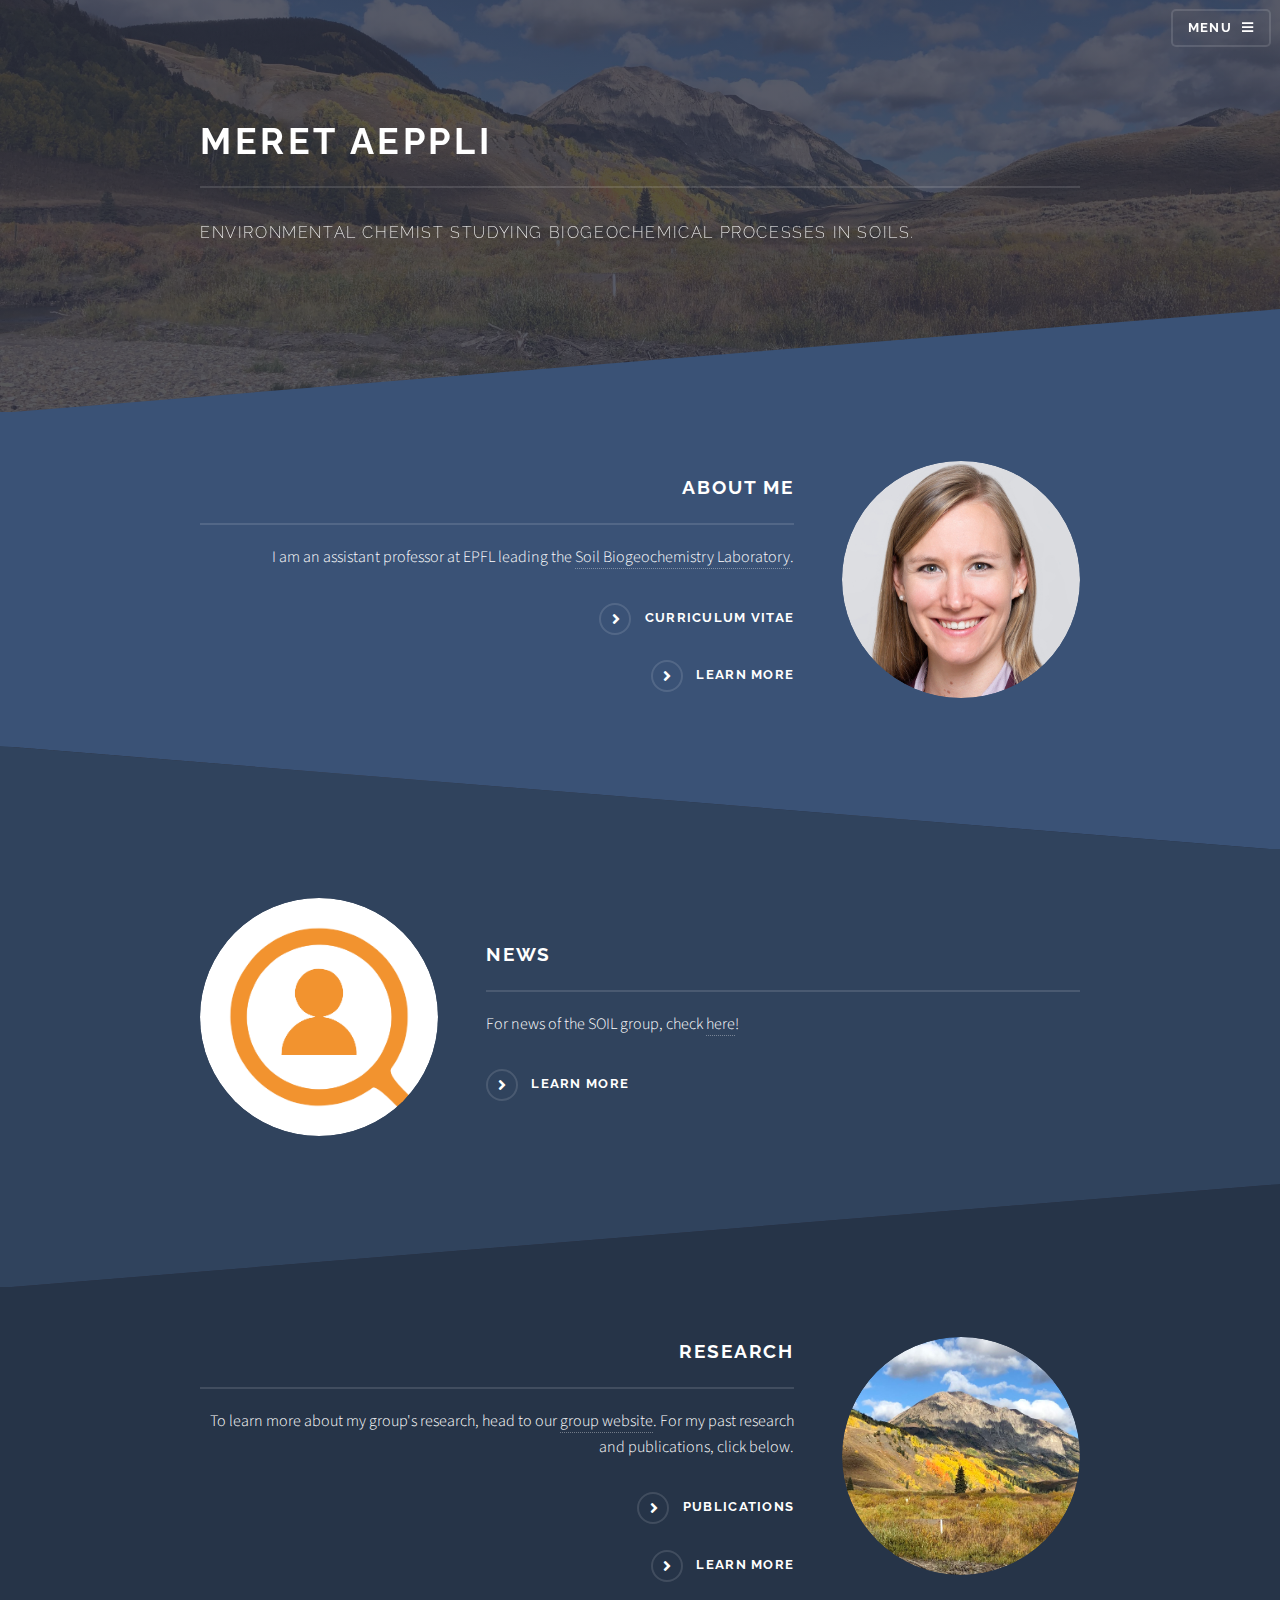
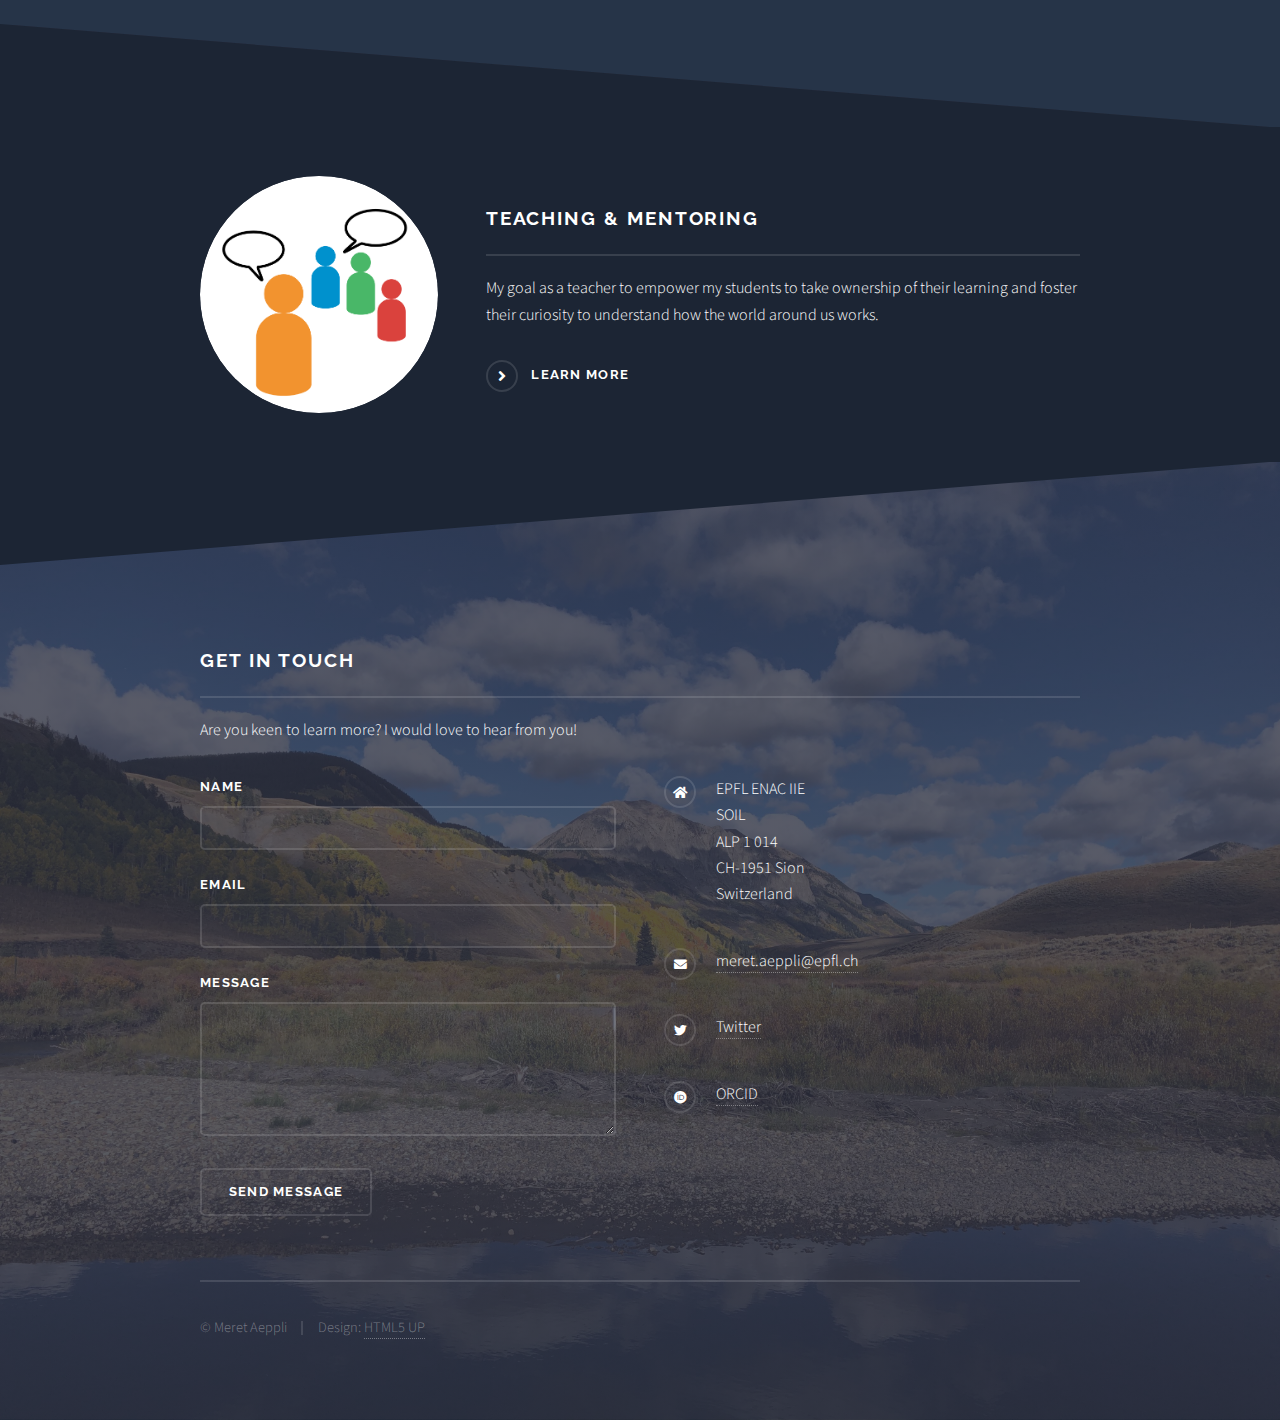
<file: index.html>
<!DOCTYPE HTML>
<!--
	Solid State by HTML5 UP
	html5up.net | @ajlkn
	Free for personal and commercial use under the CCA 3.0 license (html5up.net/license)
-->
<html>
	<head>
		<title>Meret Aeppli</title>
		<meta charset="utf-8" />
		<meta name="viewport" content="width=device-width, initial-scale=1, user-scalable=no" />
		<link rel="stylesheet" href="assets/css/main.css" />
		<noscript><link rel="stylesheet" href="assets/css/noscript.css" /></noscript>
		<meta name="google-site-verification" content="s4he103dyvUwYq8IgO4k0KXIS1jACiJMwQmSZG0ql3g" />
	</head>
	<body class="is-preload">

		<!-- Page Wrapper -->
			<div id="page-wrapper">

				<!-- Header -->
					<header id="header" class="alt">
						<h1><a href="index.html">Meret Aeppli</a></h1>
						<nav>
							<a href="#menu">Menu</a>
						</nav>
					</header>

				<!-- Menu -->
					<nav id="menu">
						<div class="inner">
							<h2>Menu</h2>
							<ul class="links">
								<li><a href="index.html">Home</a></li>
								<li><a href="about.html">About</a></li>
								<li><a href="news.html">News</a></li>
								<li><a href="research.html">Research</a></li>
								<li><a href="teaching.html">Teaching</a></li>
								

							</ul>
							<a href="#" class="close">Close</a>
						</div>
					</nav>

				<!-- Banner -->
					<section id="banner">
						<div class="inner">
							
							<h2>Meret Aeppli</h2>
							<p>Environmental chemist studying biogeochemical processes in soils.</p>
						</div>
					</section>

				<!-- Wrapper -->
					<section id="wrapper">

						<!-- One -->
							<section id="one" class="wrapper spotlight style1">
								<div class="inner">
									<a href="about.html" class="image"><img src="images/Index_portrait.jpg" alt="" /></a>
									<div class="content">
										<h2 class="major">About me</h2>
										<p>I am an assistant professor at EPFL leading the <a href="https://www.epfl.ch/labs/soil/" <span>Soil Biogeochemistry Laboratory</span></a>.</p>
										<a href="images/CV_Aeppli_web.pdf" class="special">Curriculum Vitae</a>
<a href="about.html" class="special">Learn more</a>
									</div>
								</div>
							</section>

						<!-- Two -->
							<section id="two" class="wrapper alt spotlight style2">
								<div class="inner">
									<a href="news.html" class="image"><img src="images/Index_news.png" alt="" /></a>
									<div class="content">
										<h2 class="major">News</h2>
										<p>For news of the SOIL group, check <a href="https://www.epfl.ch/labs/soil/news/" <span>here</span></a>!</i></p>
										<a href="news.html" class="special">Learn more</a>
									</div>
								</div>
							</section>

						<!-- Three -->
							<section id="three" class="wrapper spotlight style3">
								<div class="inner">
									<a href="research.html" class="image"><img src="images/Index_research.png" alt="" /></a>
									<div class="content">
										<h2 class="major">Research</h2>
										<p>To learn more about my group's research, head to our <a href="https://www.epfl.ch/labs/soil/research/" <span>group website</span></a>. For my past research and publications, click below.</p>

<a href="https://orcid.org/0000-0003-3335-3673" class="special">Publications</a>				
<a href="research.html" class="special">Learn more</a>
									</div>
								</div>
							</section>

						<!-- Four -->
							<section id="two" class="wrapper alt spotlight style4">
								<div class="inner">
									<a href="teaching.html" class="image"><img src="images/Index_teaching.png" alt="" /></a>
									<div class="content">
										<h2 class="major">Teaching & mentoring</h2>
										<p>My goal as a teacher to empower my students to take ownership of their learning and foster their curiosity to understand how the world around us works.</p>
										<a href="teaching.html" class="special">Learn more</a>
									</div>
								</div>
							</section>



					</section>

				<!-- Footer -->
					<section id="footer">
						<div class="inner">
							<h2 class="major">Get in touch</h2>
							<p>Are you keen to learn more? I would love to hear from you!</p>
							<form method="post" action="https://formspree.io/mnqgbbep">
								<div class="fields">
									<div class="field">
										<label for="name">Name</label>
										<input type="text" name="name" id="name" />
									</div>
									<div class="field">
										<label for="email">Email</label>
										<input type="email" name="email" id="email" />
									</div>
									<div class="field">
										<label for="message">Message</label>
										<textarea name="message" id="message" rows="4"></textarea>
									</div>
								</div>
								<ul class="actions">
									<li><input type="submit" value="Send Message" /></li>
								</ul>
							</form>
							<ul class="contact">
								<li class="icon solid fa-home">
									EPFL ENAC IIE<br />
									SOIL<br />
									ALP 1 014<br />
									CH-1951 Sion<br />
									Switzerland
								</li>
								
								<li class="icon solid fa-envelope"><a href="mailto:meret.aeppli@epfl.ch">meret.aeppli@epfl.ch</a></li>
								<li class="icon brands fa-twitter"><a href="https://twitter.com/@EpflSoil"><span>Twitter</span></a></li>
								<li class="icon brands fa-orcid"><a href="https://orcid.org/0000-0003-3335-3673"><span>ORCID</span></a></li>
								
							</ul>
							<ul class="copyright">
								<li>&copy; Meret Aeppli</li><li>Design: <a href="http://html5up.net">HTML5 UP</a></li>
							</ul>
						</div>
					</section>

			</div>

		<!-- Scripts -->
			<script src="assets/js/jquery.min.js"></script>
			<script src="assets/js/jquery.scrollex.min.js"></script>
			<script src="assets/js/browser.min.js"></script>
			<script src="assets/js/breakpoints.min.js"></script>
			<script src="assets/js/util.js"></script>
			<script src="assets/js/main.js"></script>

	</body>
</html>
</file>
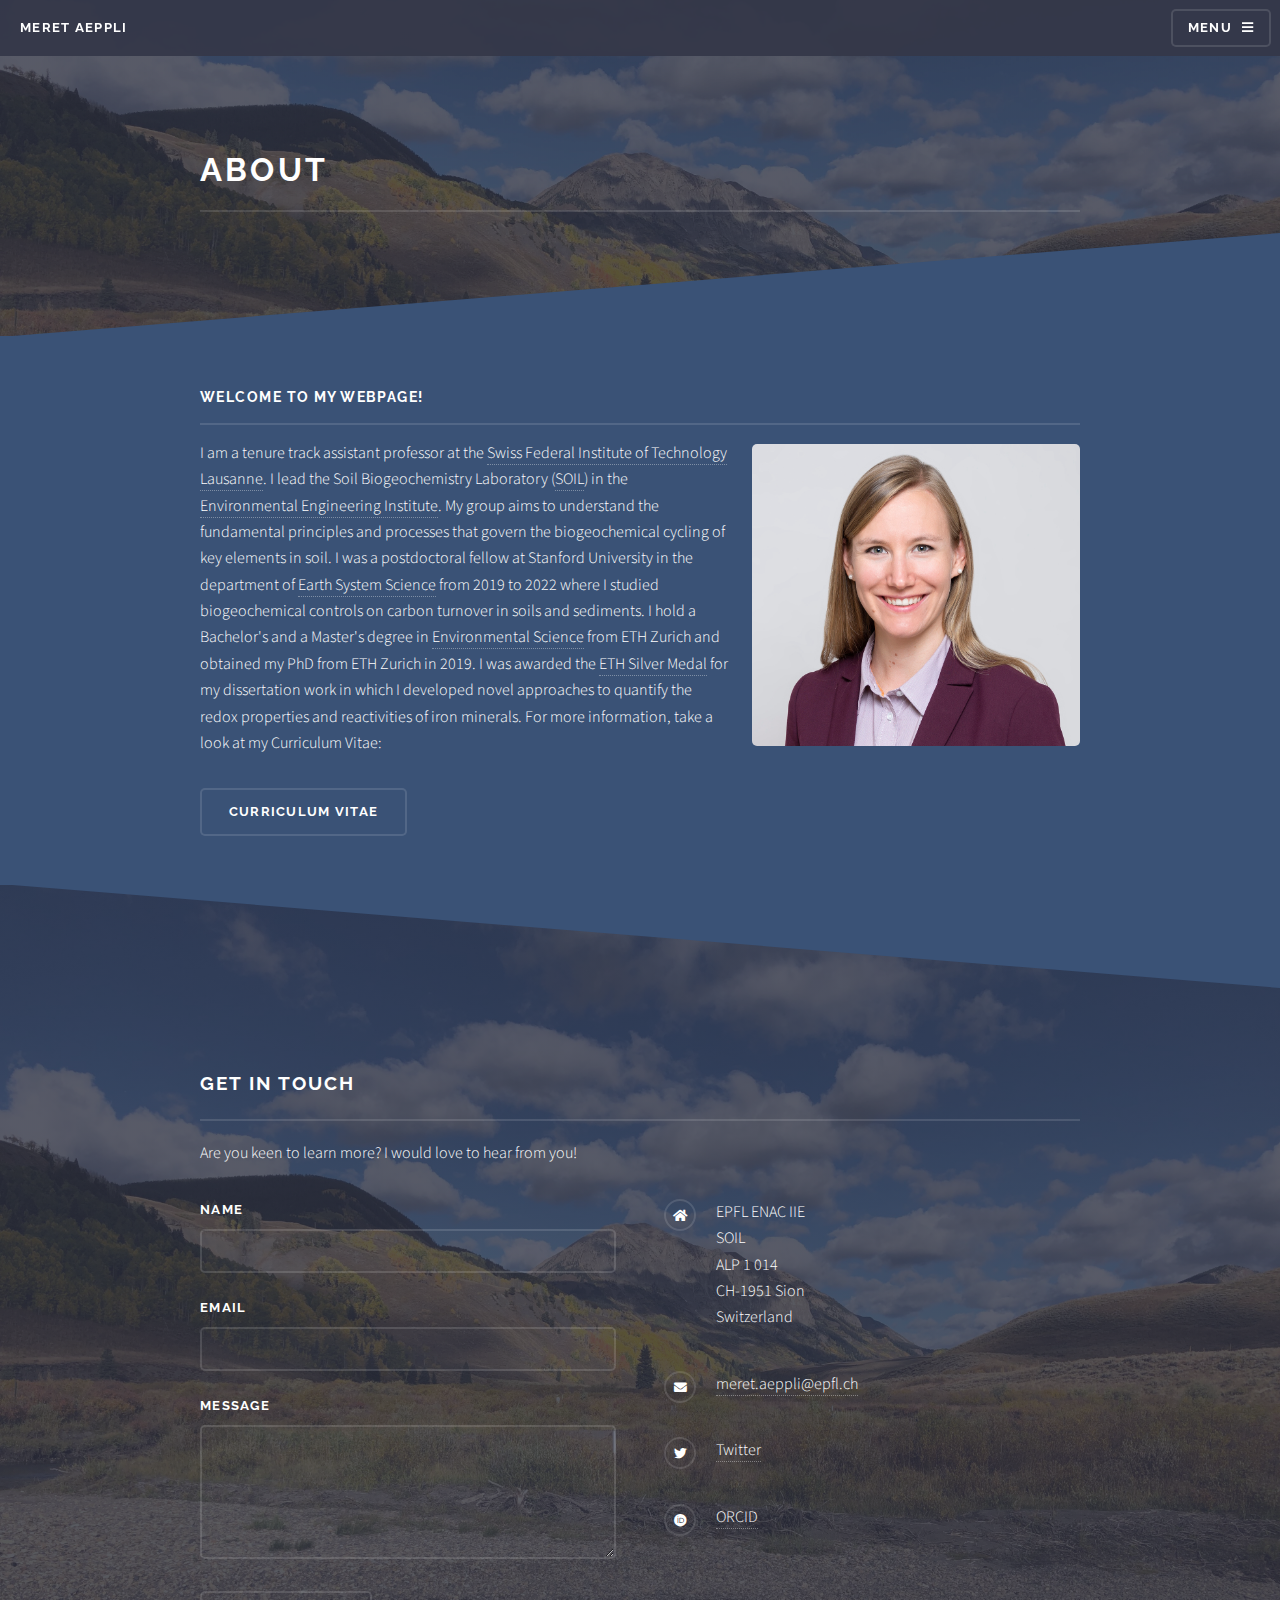
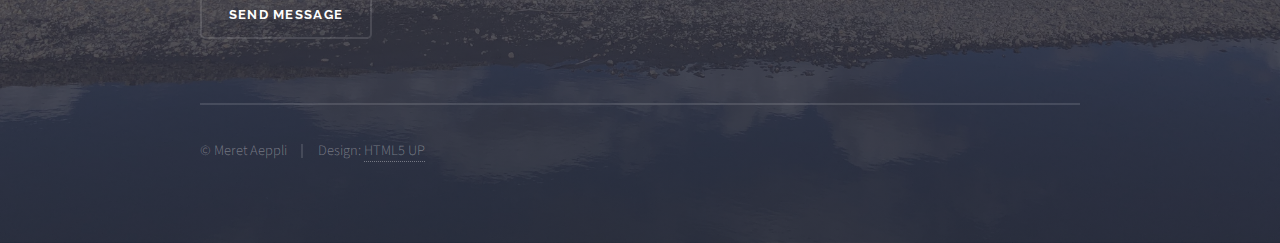
<file: about.html>
<!DOCTYPE HTML>
<!--
	Solid State by HTML5 UP
	html5up.net | @ajlkn
	Free for personal and commercial use under the CCA 3.0 license (html5up.net/license)
-->
<html>
	<head>
		<title>Meret Aeppli</title>
		<meta charset="utf-8" />
		<meta name="viewport" content="width=device-width, initial-scale=1, user-scalable=no" />
		<link rel="stylesheet" href="assets/css/main.css" />
		<noscript><link rel="stylesheet" href="assets/css/noscript.css" /></noscript>
	</head>
	<body class="is-preload">

		<!-- Page Wrapper -->
			<div id="page-wrapper">

				<!-- Header -->
					<header id="header">
						<h1><a href="index.html">Meret Aeppli</a></h1>
						<nav>
							<a href="#menu">Menu</a>
						</nav>
					</header>

				<!-- Menu -->
					<nav id="menu">
						<div class="inner">
							<h2>Menu</h2>
							<ul class="links">
								<li><a href="index.html">Home</a></li>
								<li><a href="about.html">About</a></li>
								<li><a href="news.html">News</a></li>
								<li><a href="research.html">Research</a></li>
								<li><a href="teaching.html">Teaching</a></li>

							</ul>
							<a href="#" class="close">Close</a>
						</div>
					</nav>

				<!-- Wrapper -->
					<section id="wrapper">
						<header>
							<div class="inner">
								<h2>About</h2>
								
							</div>
						</header>

						<!-- Content -->
							<div class="wrapperabout">
								<div class="inner">

									<h3 class="major">Welcome to my webpage!</h3>
									<p>
<span class="image right"><img src="images/About_portrait.jpg" alt="" /></span>
I am a tenure track assistant professor at the <a href="https://www.epfl.ch/schools/enac/" <span>Swiss Federal Institute of Technology Lausanne</span></a>. I lead the Soil Biogeochemistry Laboratory (<a href="https://soil.epfl.ch" <span>SOIL</span></a>) in the <a href="https://www.epfl.ch/schools/enac/research/environmental-engineering-institute-iie/" <span>Environmental Engineering Institute</span></a>. My group aims to understand the fundamental principles and processes that govern the biogeochemical cycling of key elements in soil. I was a postdoctoral fellow at Stanford University in the department of  <a href="https://earth.stanford.edu/ess" <span>Earth System Science</span></a> from 2019 to 2022 where I studied biogeochemical controls on carbon turnover in soils and sediments. I hold a Bachelor's and a Master's degree in <a href="https://usys.ethz.ch/en/studies/environmental-sciences.html" <span>Environmental Science</span></a> from ETH Zurich and obtained my PhD from ETH Zurich in 2019. I was awarded the  <a href="https://ethz.ch/en/the-eth-zurich/education/awards/eth-medal/outstanding-doctoral-theses.html" <span>ETH Silver Medal</span></a> for my dissertation work in which I developed novel approaches to quantify the redox properties and reactivities of iron minerals.
For more information, take a look at my Curriculum Vitae:
</p>

										<ul class="actions">									
											<li><a href="images/CV_Aeppli_web.pdf" class="button">Curriculum Vitae</a></li>
										</ul>

								</div>
							</div>

					</section>

				<!-- Footer -->
					<section id="footer">
						<div class="inner">
							<h2 class="major">Get in touch</h2>
							<p>Are you keen to learn more? I would love to hear from you!</p>
							<form method="post" action="https://formspree.io/mnqgbbep">
								<div class="fields">
									<div class="field">
										<label for="name">Name</label>
										<input type="text" name="name" id="name" />
									</div>
									<div class="field">
										<label for="email">Email</label>
										<input type="email" name="email" id="email" />
									</div>
									<div class="field">
										<label for="message">Message</label>
										<textarea name="message" id="message" rows="4"></textarea>
									</div>
								</div>
								<ul class="actions">
									<li><input type="submit" value="Send Message" /></li>
								</ul>
							</form>
							<ul class="contact">
								<li class="icon solid fa-home">
									EPFL ENAC IIE<br />
									SOIL<br />
									ALP 1 014<br />
									CH-1951 Sion<br />
									Switzerland
								</li>
								
								<li class="icon solid fa-envelope"><a href="mailto:meret.aeppli@epfl.ch">meret.aeppli@epfl.ch</a></li>
								<li class="icon brands fa-twitter"><a href="https://twitter.com/@EpflSoil"><span>Twitter</span></a></li>
								<li class="icon brands fa-orcid"><a href="https://orcid.org/0000-0003-3335-3673"><span>ORCID</span></a></li>
								
							</ul>
							<ul class="copyright">
								<li>&copy; Meret Aeppli</li><li>Design: <a href="http://html5up.net">HTML5 UP</a></li>
							</ul>
						</div>
					</section>

			</div>

		<!-- Scripts -->
			<script src="assets/js/jquery.min.js"></script>
			<script src="assets/js/jquery.scrollex.min.js"></script>
			<script src="assets/js/browser.min.js"></script>
			<script src="assets/js/breakpoints.min.js"></script>
			<script src="assets/js/util.js"></script>
			<script src="assets/js/main.js"></script>

	</body>
</html>
</file>
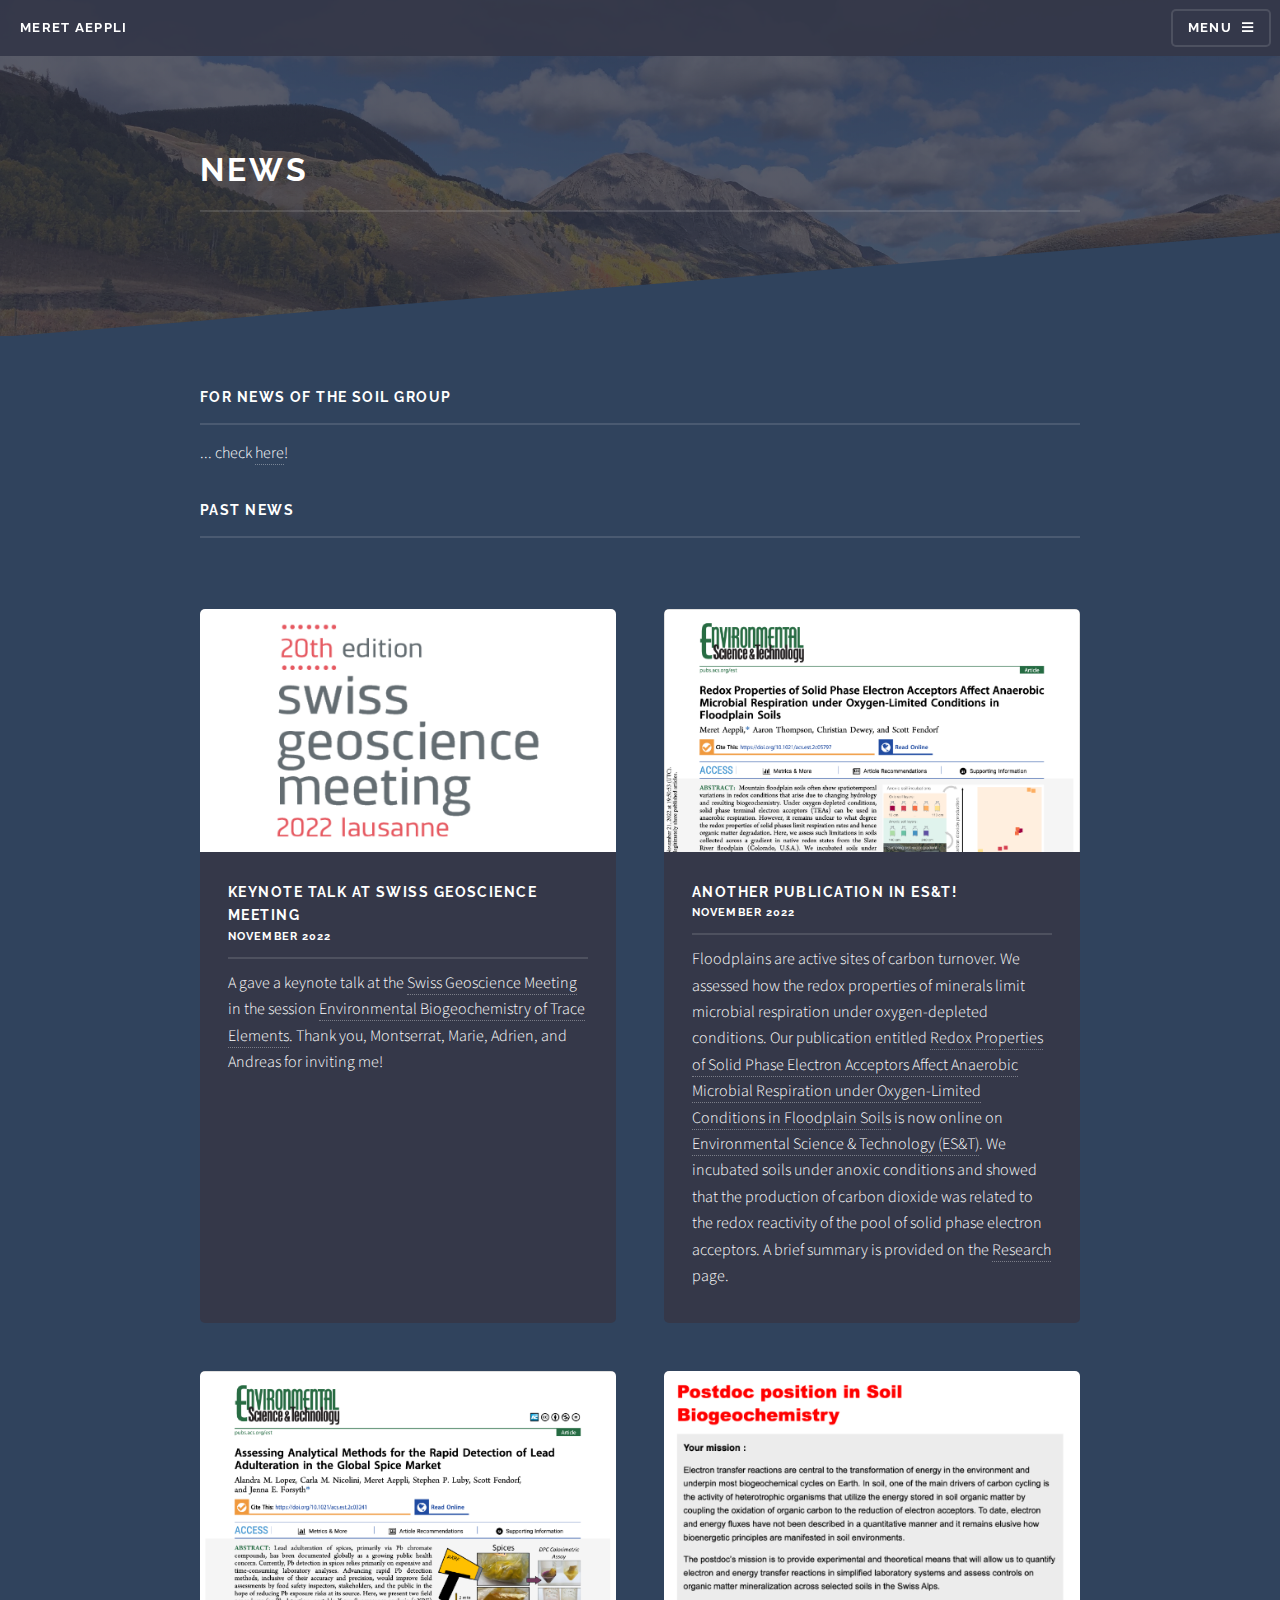
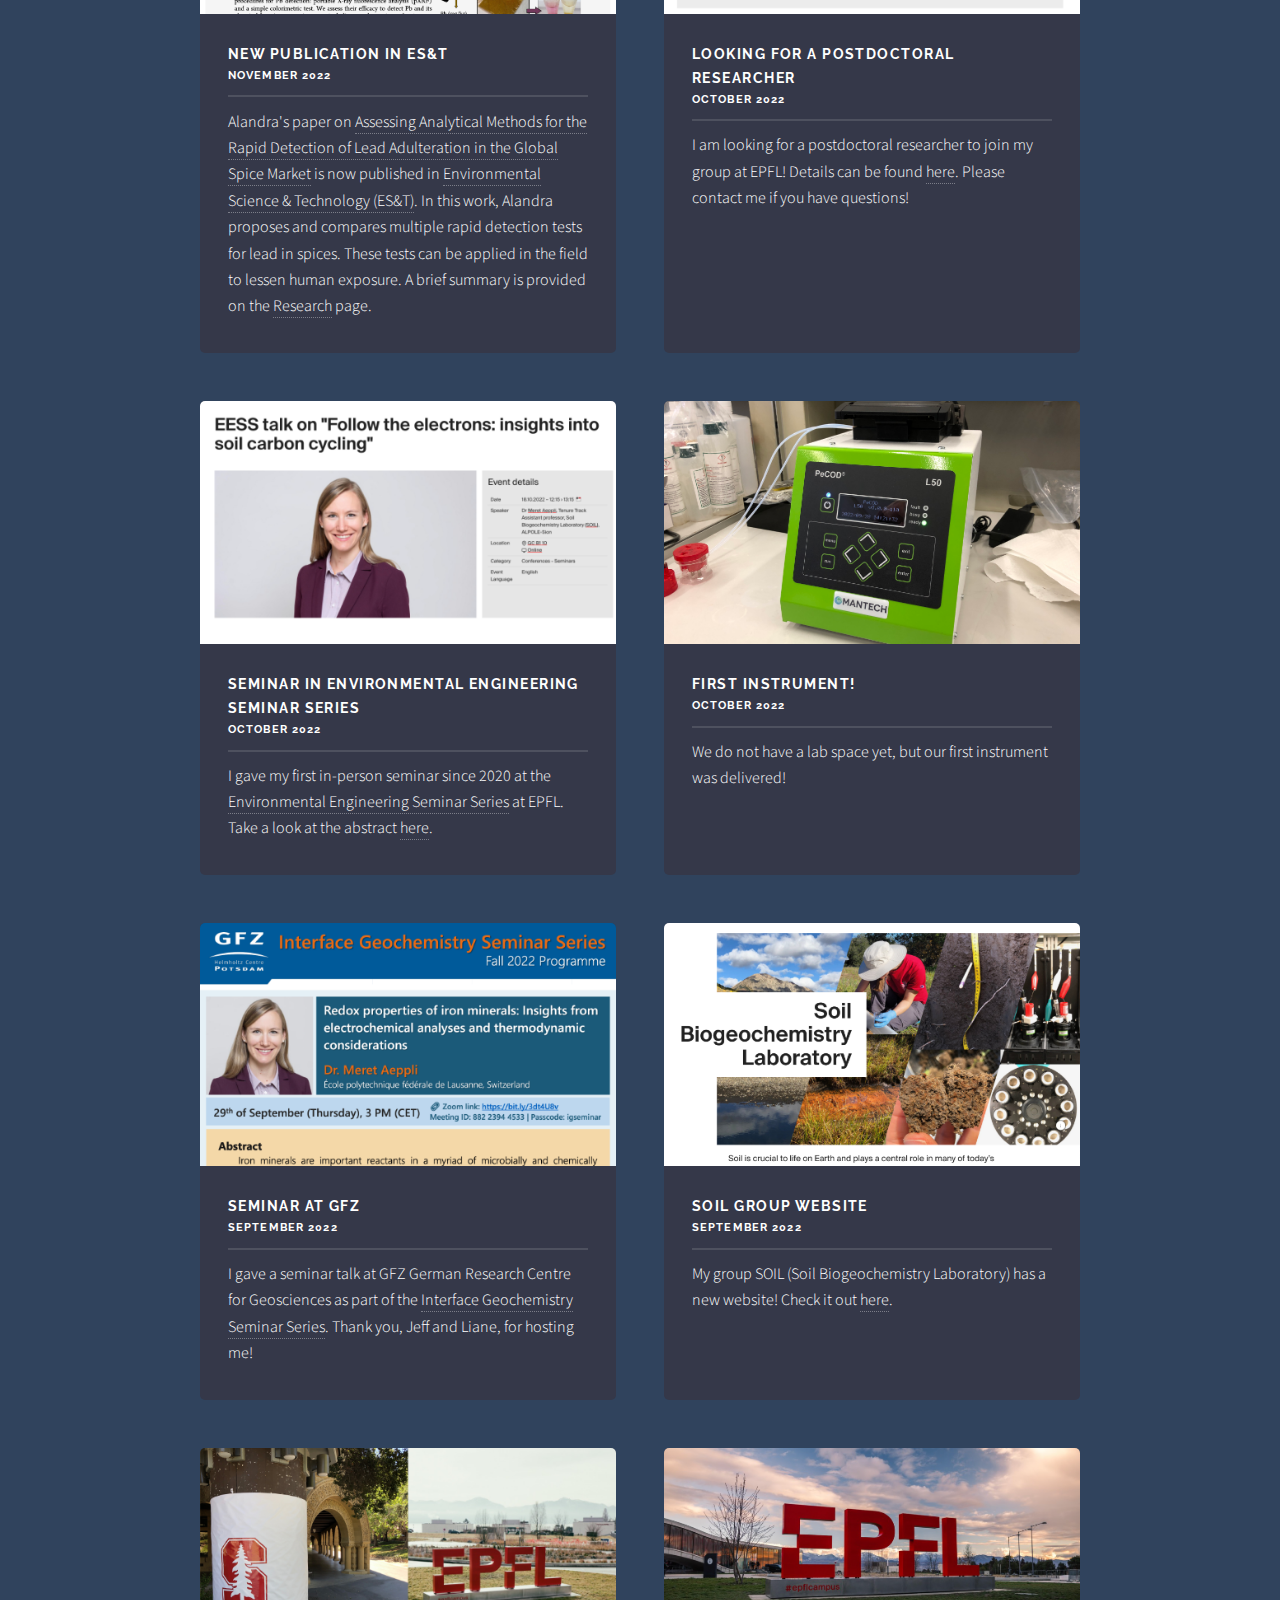
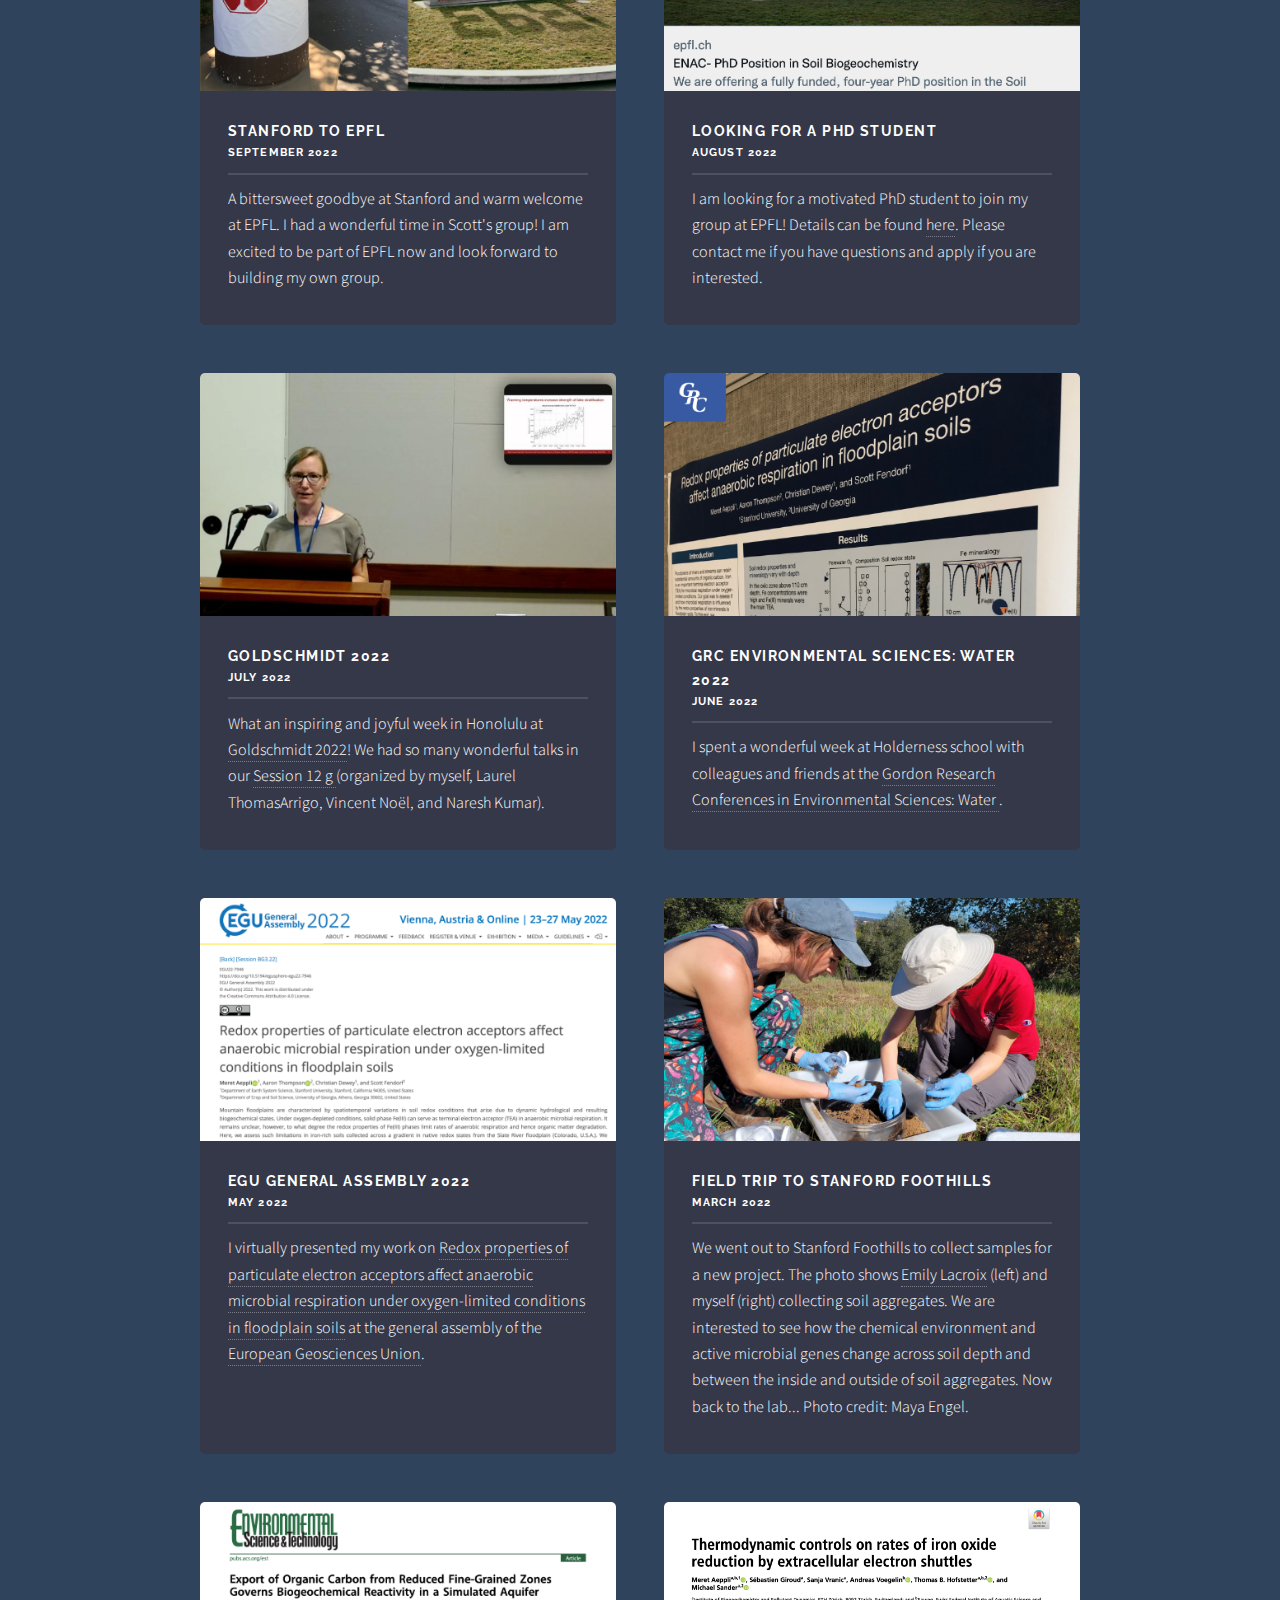
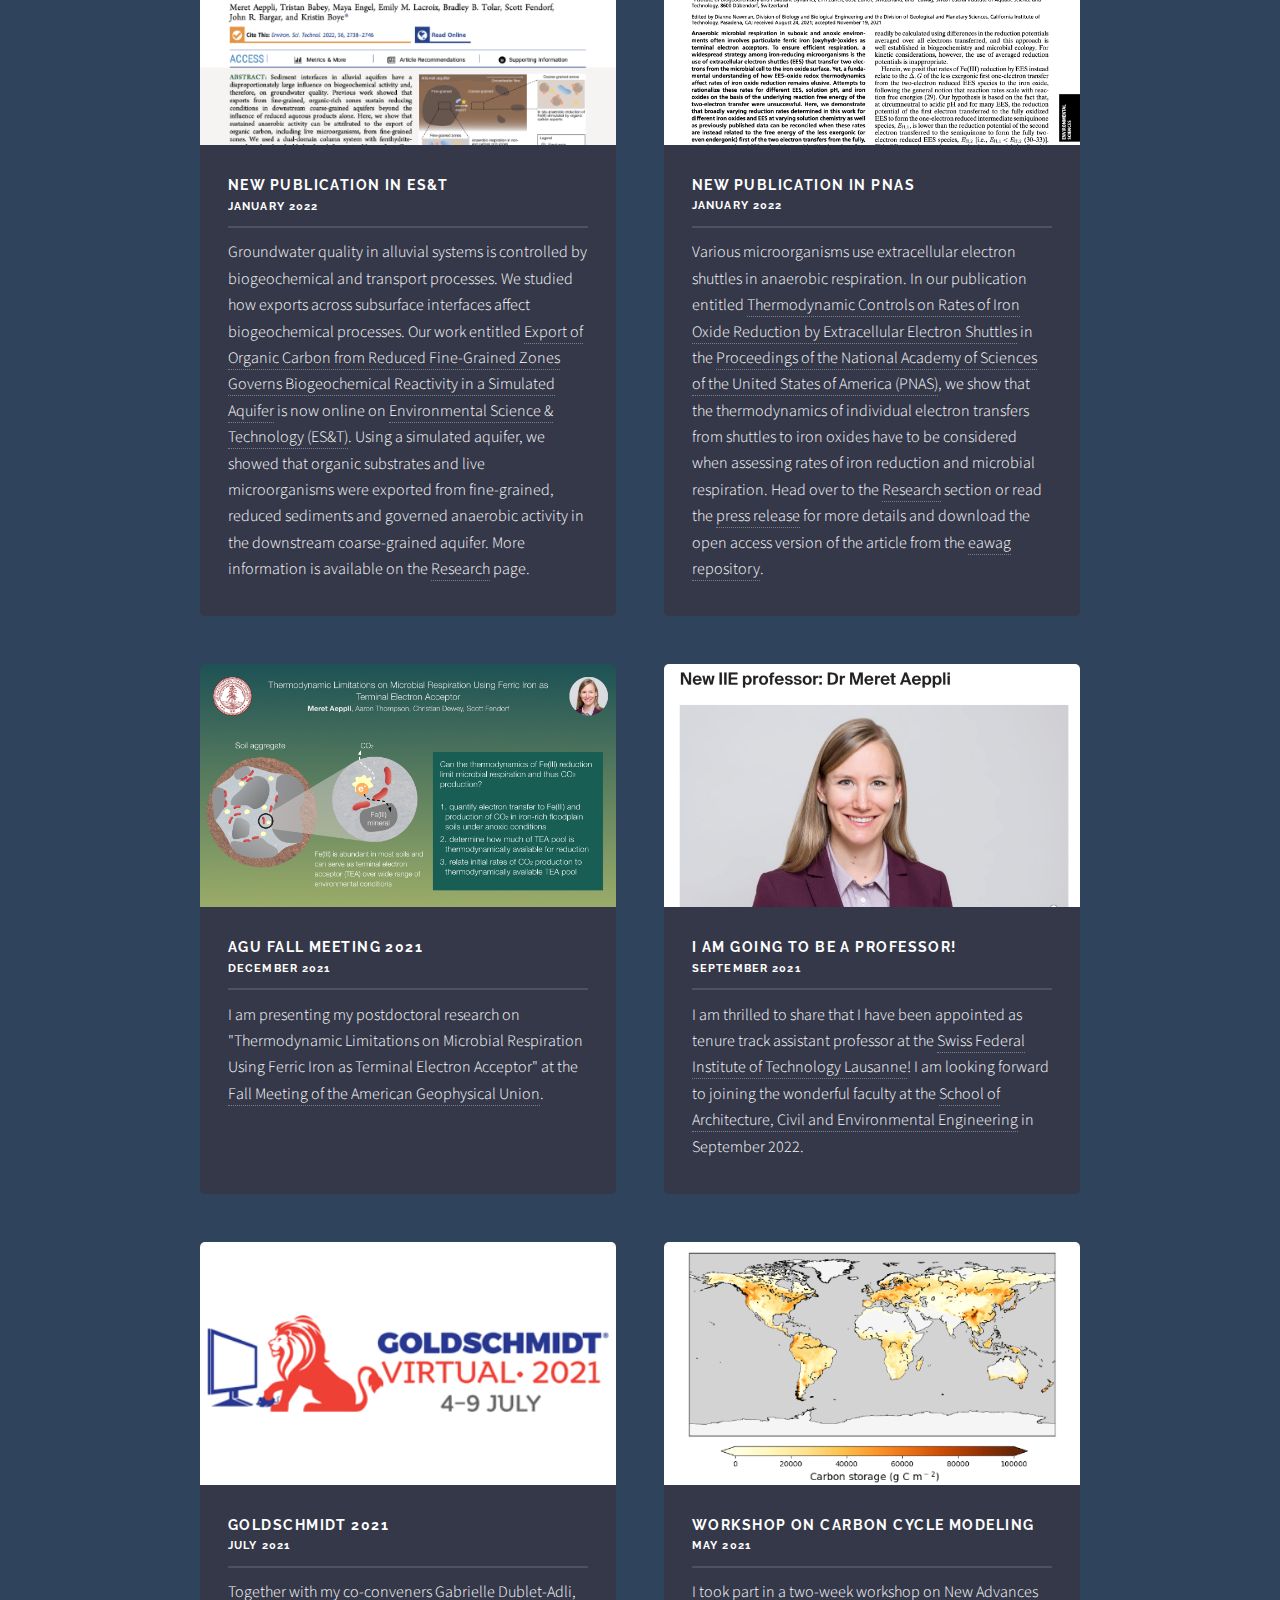
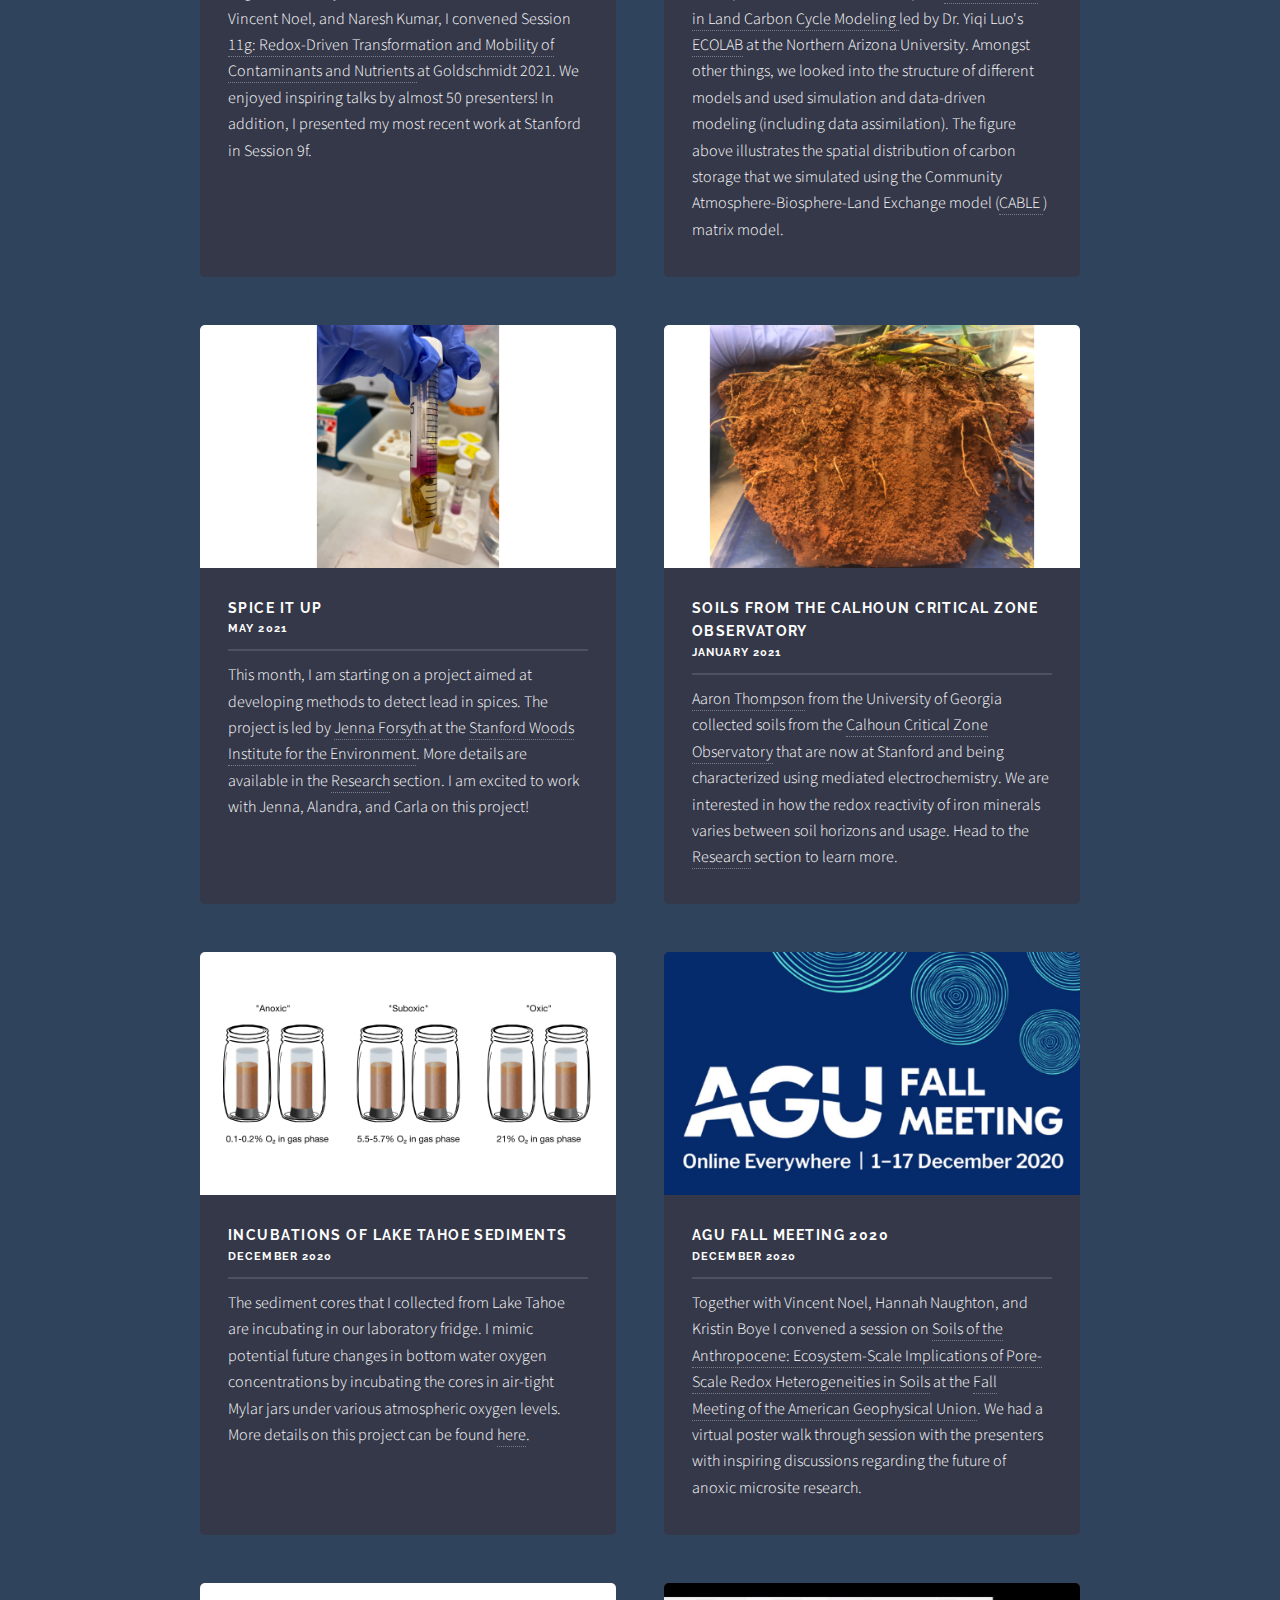
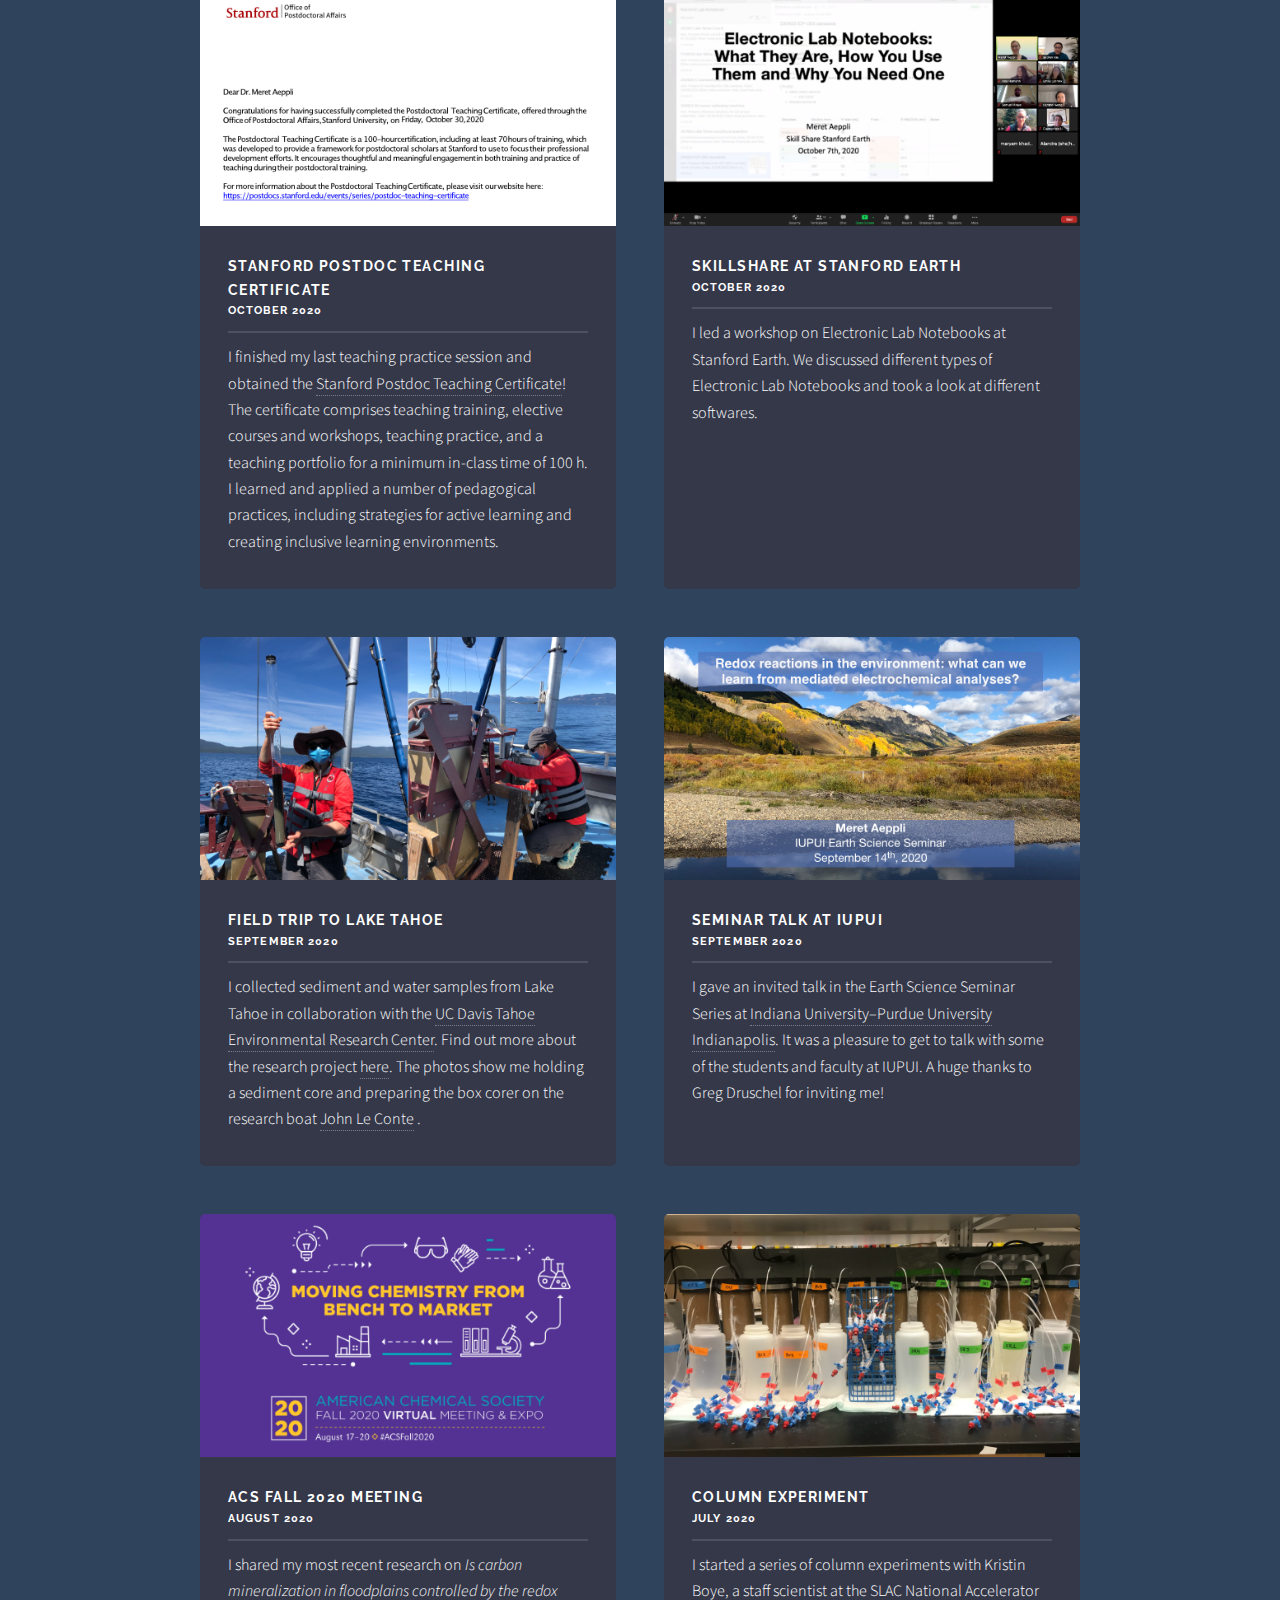
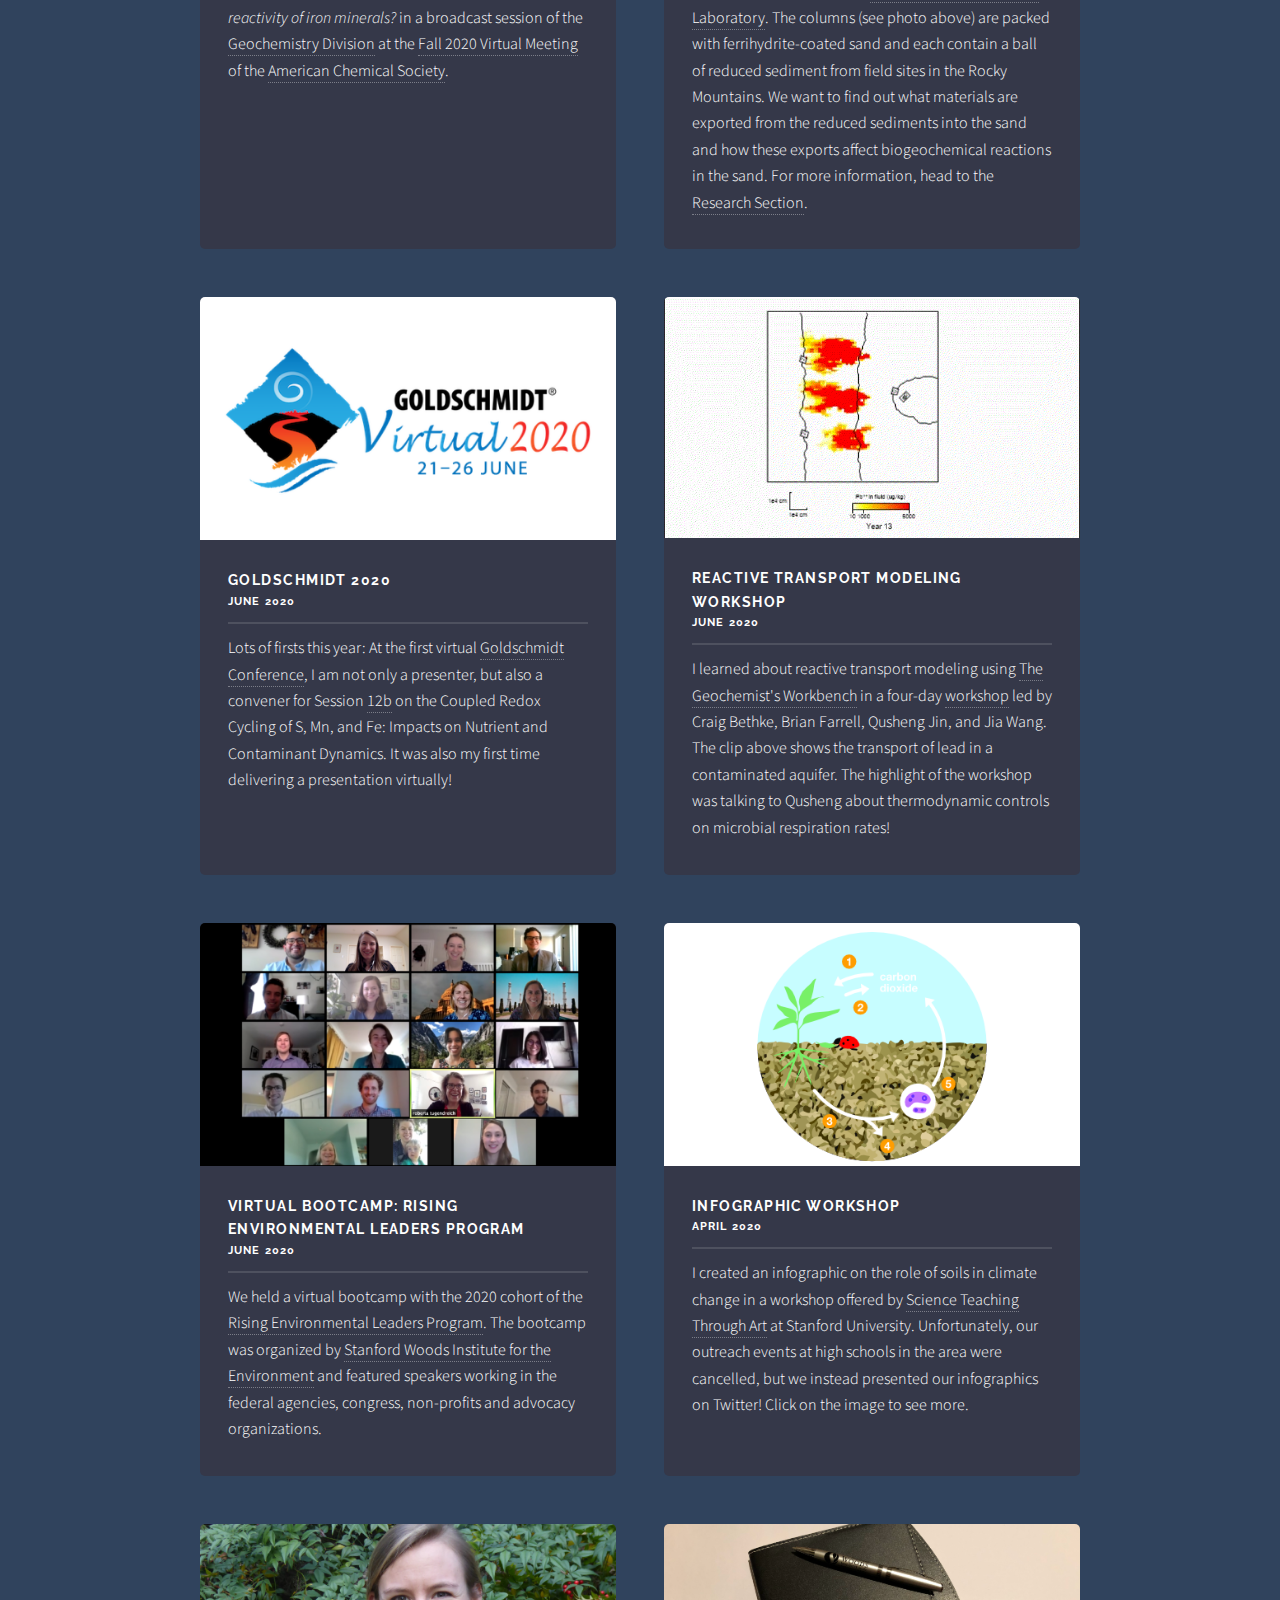
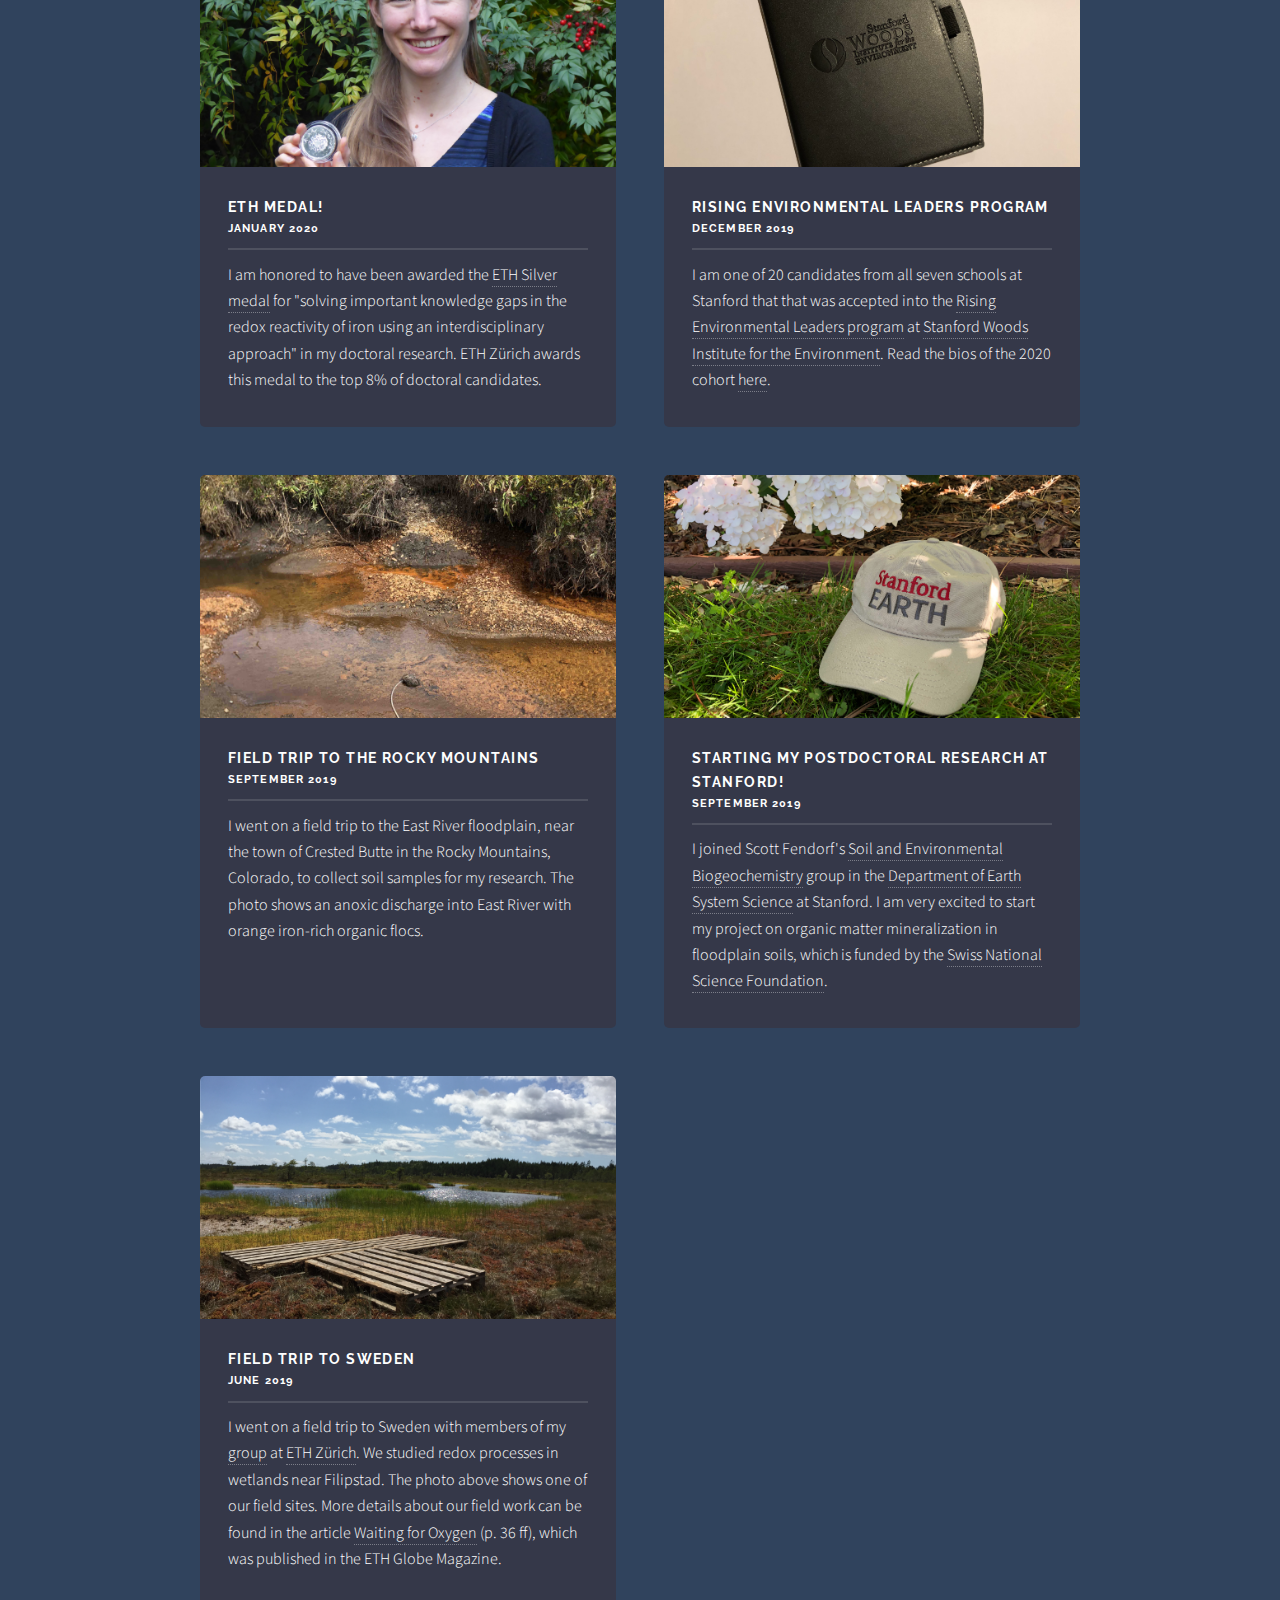
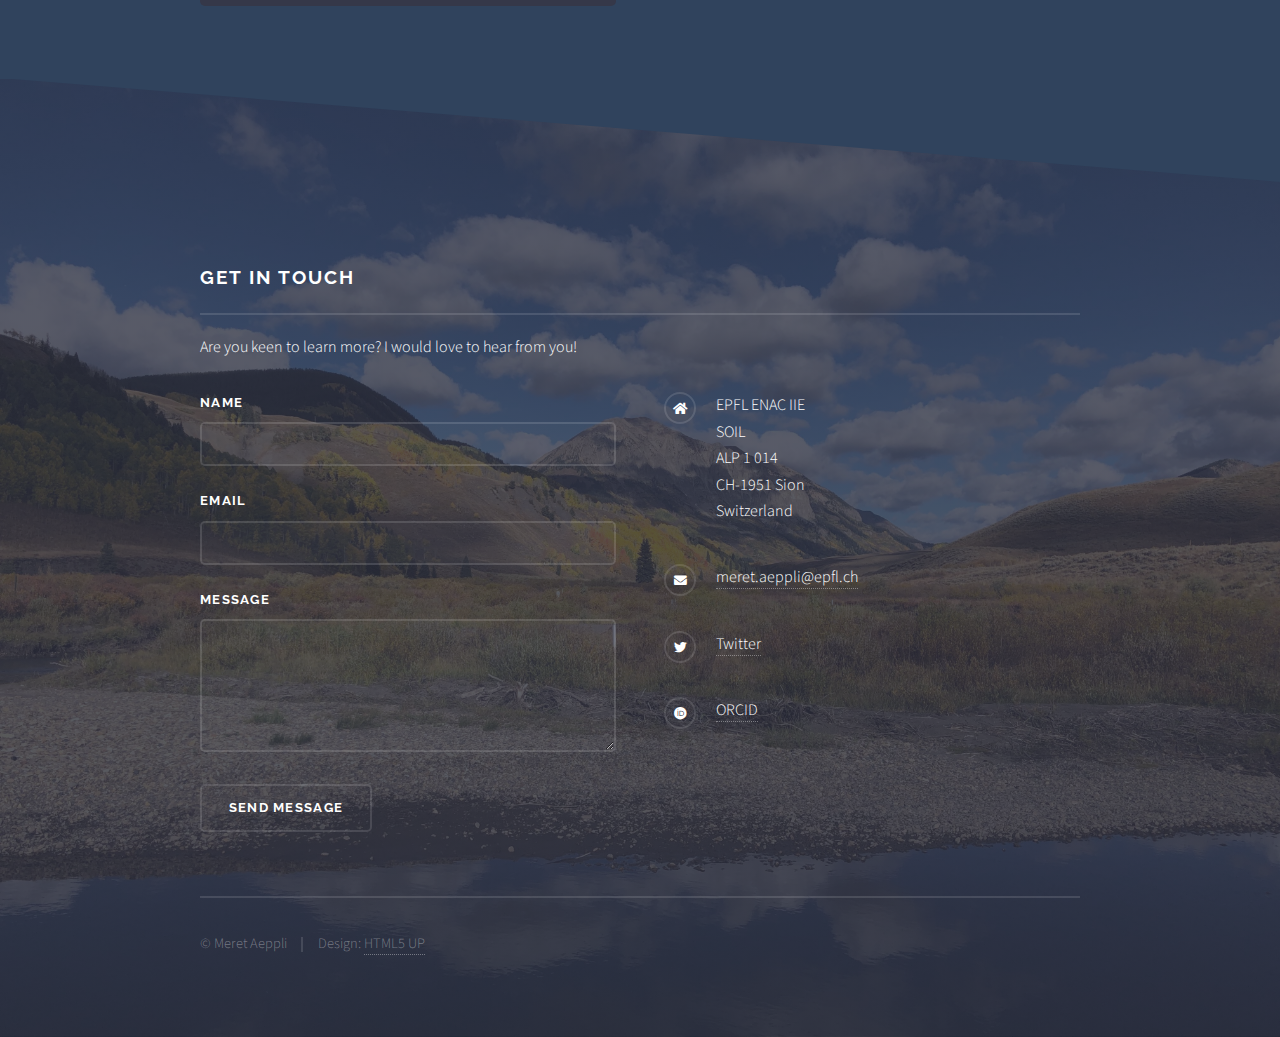
<file: news.html>
<!DOCTYPE HTML>
<!--
	Solid State by HTML5 UP
	html5up.net | @ajlkn
	Free for personal and commercial use under the CCA 3.0 license (html5up.net/license)
-->
<html>
	<head>
		<title>Meret Aeppli</title>
		<meta charset="utf-8" />
		<meta name="viewport" content="width=device-width, initial-scale=1, user-scalable=no" />
		<link rel="stylesheet" href="assets/css/main.css" />
		<noscript><link rel="stylesheet" href="assets/css/noscript.css" /></noscript>
	</head>
	<body class="is-preload">

		<!-- Page Wrapper -->
			<div id="page-wrapper">

				<!-- Header -->
					<header id="header">
						<h1><a href="index.html">Meret Aeppli</a></h1>
						<nav>
							<a href="#menu">Menu</a>
						</nav>
					</header>

				<!-- Menu -->
					<nav id="menu">
						<div class="inner">
							<h2>Menu</h2>
							<ul class="links">
								<li><a href="index.html">Home</a></li>
								<li><a href="about.html">About</a></li>
								<li><a href="news.html">News</a></li>
								<li><a href="research.html">Research</a></li>
								<li><a href="teaching.html">Teaching</a></li>
								

							</ul>
							<a href="#" class="close">Close</a>
						</div>
					</nav>


				<!-- Wrapper -->
					<section id="wrapper">
						<header>
							<div class="inner">
								<h2>News</h2>
								
							</div>
						</header>

						<!-- Content -->
							<div class="wrappernews">
								<div class="inner">
								<h3 class="major">For news of the SOIL group</h3>
									... check <a href="https://www.epfl.ch/labs/soil/news/" <span>here</span></a>!
<div class="table-wrapper">
									<p>
<h3 class="major">Past news</h3>
<div class="table-wrapper">
									<p>

									<section class="features">
										<article>
											<a href="https://geoscience-meeting.ch/sgm2022/" class="image"><img src="images/News_2022_SGM.png" alt="" /></a>
											<div class="date">
  												<h3 >Keynote Talk at Swiss Geoscience Meeting</h3>
  												<h4 class="major">November 2022</h4>
											</div>
											<p>  A gave a keynote talk at the <a href="https://geoscience-meeting.ch/sgm2022/" <span>Swiss Geoscience Meeting</span></a> in the session <a href="https://geoscience-meeting.ch/sgm2022/wp-content/uploads/abstract_books/SGM_2022_Symposium_04.pdf" <span>Environmental Biogeochemistry of Trace
Elements</span></a>. Thank you, Montserrat, Marie, Adrien, and Andreas for inviting me!
</p>
											
										</article>
										<article>
											<a href="https://doi.org/10.1021/acs.est.2c05797" class="image"><img src="images/News_RockyMountains_pub.png" alt="" /></a>
											<div class="date">
  												<h3 >Another publication in ES&T!</h3>
  												<h4 class="major">November 2022</h4>
											</div>
											<p> Floodplains are active sites of carbon turnover. We assessed how the redox properties of minerals limit microbial respiration under oxygen-depleted conditions. Our publication entitled <a href="https://doi.org/10.1021/acs.est.2c05797" <span>Redox Properties of Solid Phase Electron Acceptors Affect Anaerobic Microbial Respiration under Oxygen-Limited Conditions in Floodplain Soils</span></a> is now online on <a href="https://pubs.acs.org/journal/esthag" <span>Environmental Science & Technology (ES&T)</span></a>. We incubated soils under anoxic conditions and showed that the production of carbon dioxide was related to the redox reactivity of the pool of solid phase electron acceptors. A brief summary is provided on the <a href="research.html" <span>Research</span></a> page.
</p>
											
										</article>
										<article>
										<a href="https://pubs.acs.org/doi/10.1021/acs.est.2c03241" class="image"><img src="images/News_Pbspices_pub.png" alt="" /></a>
											<div class="date">
  												<h3 >New publication in ES&T</h3>
  												<h4 class="major">November 2022</h4>
											</div>
											<p>  Alandra's paper on <a href="https://pubs.acs.org/doi/10.1021/acs.est.2c03241" <span>Assessing Analytical Methods for the Rapid Detection of Lead Adulteration in the Global Spice Market</span></a> is now published in <a href="https://pubs.acs.org/journal/esthag" <span>Environmental Science & Technology (ES&T)</span></a>. In this work, Alandra  proposes and compares multiple rapid detection tests for lead in spices. These tests can be applied in the field to lessen human exposure. A brief summary is provided on the <a href="research.html" <span>Research</span></a> page.
</p>
											
										</article>
										<article>
											<a href="https://recruiting.epfl.ch/Vacancies/2579/Description/2" class="image"><img src="images/News_2022_Postdoc.png" alt="" /></a>
											<div class="date">
  												<h3 >Looking for a postdoctoral researcher</h3>
  												<h4 class="major">October 2022</h4>
											</div>
											<p> I am looking for a postdoctoral researcher to join my group at EPFL! Details can be found <a href="https://recruiting.epfl.ch/Vacancies/2579/Description/2" <span>here</span></a>. Please contact me if you have questions!
</p>
											
										</article>
										<article>
											<a href="https://memento.epfl.ch/event/eess-talk-on-follow-the-electrons-insights-into-so/" class="image"><img src="images/News_2022_EESS.png" alt="" /></a>
											<div class="date">
  												<h3 >Seminar in Environmental Engineering Seminar Series</h3>
  												<h4 class="major">October 2022</h4>
											</div>
											<p>  I gave my first in-person seminar since 2020 at the <a href="https://memento.epfl.ch/eess/" <span>Environmental Engineering Seminar Series</span></a> at EPFL. Take a look at the abstract <a href="https://memento.epfl.ch/event/eess-talk-on-follow-the-electrons-insights-into-so/" <span>here</span></a>.
</p>
											
										</article>
										<article>
											<a href="images/News_2022_peCOD.png" class="image"><img src="images/News_2022_peCOD.png" alt="" /></a>
											<div class="date">
  												<h3 >First instrument!</h3>
  												<h4 class="major">October 2022</h4>
											</div>
											<p> We do not have a lab space yet, but our first instrument was delivered!
</p>
											
										</article>
										<article>
											<a href="https://www.gfz-potsdam.de/en/section/interface-geochemistry/overview" class="image"><img src="images/News_2022_GFZ_seminar.png" alt="" /></a>
											<div class="date">
  												<h3 >Seminar at GFZ</h3>
  												<h4 class="major">September 2022</h4>
											</div>
											<p> I gave a seminar talk at GFZ German Research Centre for Geosciences as part of the <a href="https://www.gfz-potsdam.de/en/section/interface-geochemistry/overview" <span>Interface Geochemistry Seminar Series</span></a>. Thank you, Jeff and Liane, for hosting me!
</p>
											
										</article>
										<article>
											<a href="https://www.epfl.ch/labs/soil/" class="image"><img src="images/News_SOIL_website.png" alt="" /></a>
											<div class="date">
  												<h3 >SOIL group website</h3>
  												<h4 class="major">September 2022</h4>
											</div>
											<p> My group SOIL (Soil Biogeochemistry Laboratory) has a new website! Check it out <a href="https://www.epfl.ch/labs/soil//" <span>here</span></a>.
</p>
											
										</article>
										<article>
											<a href="https://www.epfl.ch/about/working/enac-phd-position-in-soil-biogeochemistry/" class="image"><img src="images/News_Stanford_EPFL.png" alt="" /></a>
											<div class="date">
  												<h3 >Stanford to EPFL</h3>
  												<h4 class="major">September 2022</h4>
											</div>
											<p> A bittersweet goodbye at Stanford and warm welcome at EPFL. I had a wonderful time in Scott's group! I am excited to be part of EPFL now and look forward to building my own group.
</p>
											
										</article>
										<article>
											<a href="https://www.epfl.ch/about/working/enac-phd-position-in-soil-biogeochemistry/" class="image"><img src="images/News_2022_PhD.png" alt="" /></a>
											<div class="date">
  												<h3 >Looking for a PhD student</h3>
  												<h4 class="major">August 2022</h4>
											</div>
											<p> I am looking for a motivated PhD student to join my group at EPFL! Details can be found <a href="https://www.epfl.ch/about/working/enac-phd-position-in-soil-biogeochemistry/" <span>here</span></a>. Please contact me if you have questions and apply if you are interested.
</p>
											
										</article>
										<article>
											<a href="https://conf.goldschmidt.info/goldschmidt/2022/meetingapp.cgi/Person/21895" class="image"><img src="images/News_Goldschmidt_2022.png" alt="" /></a>
											<div class="date">
  												<h3 >Goldschmidt 2022</h3>
  												<h4 class="major">July 2022</h4>
											</div>
											<p> What an inspiring and joyful week in Honolulu at <a href="https://conf.goldschmidt.info/goldschmidt/2022/meetingapp.cgi" <span>Goldschmidt 2022</span></a>! We had so many wonderful talks in our <a href="https://conf.goldschmidt.info/goldschmidt/2022/meetingapp.cgi/Symposium/283" <span>Session 12 g </span></a> (organized by myself, Laurel ThomasArrigo, Vincent Noël, and Naresh Kumar). 
</p>
											
										</article>
										<article>
											<a href="images/News_GRC_2022.png" class="image"><img src="images/News_GRC_2022.png" alt="" /></a>
											<div class="date">
  												<h3 >GRC Environmental Sciences: Water 2022</h3>
  												<h4 class="major">June 2022</h4>
											</div>
											<p> I spent a wonderful week at Holderness school with colleagues and friends at the <a href="https://www.grc.org/environmental-sciences-water-conference/2022/" <span>Gordon Research Conferences in Environmental Sciences: Water </span></a>. 
</p>
											
										</article>
										<article>
											<a href="images/News_EGU_2022.png" class="image"><img src="images/News_EGU_2022.png" alt="" /></a>
											<div class="date">
  												<h3 >EGU General Assembly 2022</h3>
  												<h4 class="major">May 2022</h4>
											</div>
											<p> I virtually presented my work on <a href="https://meetingorganizer.copernicus.org/EGU22/EGU22-7946.html" <span>Redox properties of particulate electron acceptors affect anaerobic microbial respiration under oxygen-limited conditions in floodplain soils</span></a> at the general assembly of the <a href="https://www.egu.eu/" <span>European Geosciences Union</span></a>. 
</p>
											
										</article>
										<article>
											<a href="images/News_Field_Dish.png" class="image"><img src="images/News_Field_Dish.png" alt="" /></a>
											<div class="date">
  												<h3 >Field trip to Stanford Foothills</h3>
  												<h4 class="major">March 2022</h4>
											</div>
											<p> We went out to Stanford Foothills to collect samples for a new project. The photo shows <a href="https://soils.sites.stanford.edu/people/emily-lacroix" <span>Emily Lacroix</span></a> (left) and myself (right) collecting soil aggregates. We are interested to see how the chemical environment and active microbial genes change across soil depth and between the inside and outside of soil aggregates. Now back to the lab... Photo credit: Maya Engel.
</p>
											
										</article>
										<article>
											<a href="https://doi.org/10.1021/acs.est.1c04664" class="image"><img src="images/News_Columns_pub.png" alt="" /></a>
											<div class="date">
  												<h3 >New publication in ES&T</h3>
  												<h4 class="major">January 2022</h4>
											</div>
											<p> Groundwater quality in alluvial systems is controlled by biogeochemical and transport processes. We studied how exports across subsurface interfaces affect biogeochemical processes. Our work entitled <a href="https://doi.org/10.1021/acs.est.1c04664" <span>Export of Organic Carbon from Reduced Fine-Grained Zones Governs Biogeochemical Reactivity in a Simulated Aquifer</span></a> is now online on <a href="https://pubs.acs.org/journal/esthag" <span>Environmental Science & Technology (ES&T)</span></a>. Using a simulated aquifer, we showed that organic substrates and live microorganisms were exported from fine-grained, reduced sediments and governed anaerobic activity in the downstream coarse-grained aquifer. More information is available on the <a href="research.html" <span>Research</span></a> page.
</p>
											
										</article>
										<article>
											<a href="https://doi.org/10.1073/pnas.2115629119" class="image"><img src="images/News_Paper4.png" alt="" /></a>
											<div class="date">
  												<h3 >New publication in PNAS</h3>
  												<h4 class="major">January 2022</h4>
											</div>
											<p> Various microorganisms use extracellular electron shuttles in anaerobic respiration. In our publication entitled <a href="https://doi.org/10.1073/pnas.2115629119" <span>Thermodynamic Controls on Rates of Iron Oxide Reduction by Extracellular Electron Shuttles</span></a> in the <a href="https://www.pnas.org/" <span>Proceedings of the National Academy of Sciences of the United States of America (PNAS)</span></a>, we show that the thermodynamics of individual electron transfers from shuttles to iron oxides have to be considered when assessing rates of iron reduction and microbial respiration. Head over to the <a href="research.html" <span>Research</span></a> section or read the  <a href="https://www.eawag.ch/en/news-agenda/news-portal/news-detail/it-all-comes-down-to-the-first-electron/" <span>press release</span></a> for more details and download the open access version of the article from the <a href="https://www.dora.lib4ri.ch/eawag/islandora/object/eawag:24155" <span>eawag repository</span></a>.
</p>
											
										</article>
										
										<article>
											<a href="images/News_AGU_2021.png" class="image"><img src="images/News_AGU_2021.png" alt="" /></a>
											<div class="date">
  												<h3 >AGU Fall Meeting 2021</h3>
  												<h4 class="major">December 2021</h4>
											</div>
											<p> I am presenting my postdoctoral research on "Thermodynamic Limitations on Microbial Respiration Using Ferric Iron as Terminal Electron Acceptor" at the <a href="https://www.agu.org/fall-meeting" <span>Fall Meeting of the American Geophysical Union</span></a>.
</p>
											
										</article>
										<article>
											<a href="https://actu.epfl.ch/news/new-iie-professor-dr-meret-aeppli/" class="image"><img src="images/News_EPFL.png" alt="" /></a>
											<div class="date">
  												<h3 >I am going to be a professor!</h3>
  												<h4 class="major">September 2021</h4>
											</div>
											<p> I am thrilled to share that I have been appointed as tenure track assistant professor at the <a href="https://www.epfl.ch/en/" <span>Swiss Federal Institute of Technology Lausanne</span></a>! I am looking forward to joining the wonderful faculty at the <a href="https://www.epfl.ch/schools/enac/" <span>School of Architecture, Civil and Environmental Engineering</span></a> in September 2022.
											</p>
										</article>
										
										<article>
											<a href="https://2021.goldschmidt.info/goldschmidt/2021/meetingapp.cgi/" class="image"><img src="images/News_Goldschmidt_2021.png" alt="" /></a>
											<div class="date">
  												<h3 >Goldschmidt 2021</h3>
  												<h4 class="major">July 2021</h4>
											</div>
											<p> Together with my co-conveners Gabrielle Dublet-Adli, Vincent Noel, and Naresh Kumar, I convened Session <a href="https://2021.goldschmidt.info/goldschmidt/2021/meetingapp.cgi/Symposium/163" <span>11g: Redox-Driven Transformation and Mobility of Contaminants and Nutrients </span></a> at Goldschmidt 2021. We enjoyed inspiring talks by almost 50 presenters! In addition, I presented my most recent work at Stanford in Session 9f.
											</p>
										</article>

										<article>
											<a href="images/News_ModelingCourse.png" class="image"><img src="images/News_ModelingCourse.png" alt="" /></a>
											<div class="date">
  												<h3 >Workshop on Carbon Cycle Modeling</h3>
  												<h4 class="major">May 2021</h4>
											</div>
											<p> I took part in a two-week workshop on <a href="https://www2.nau.edu/luo-lab/?workshop" <span>New Advances in Land Carbon Cycle Modeling </span></a> led by Dr. Yiqi Luo's <a href="https://www2.nau.edu/luo-lab/?home" <span>ECOLAB</span></a> at the Northern Arizona University. Amongst other things, we looked into the structure of different models and used simulation and data-driven modeling (including data assimilation). The figure above illustrates the spatial distribution of carbon storage that we simulated using the Community Atmosphere-Biosphere-Land Exchange model (<a href="https://www.cawcr.gov.au/research/cable/" <span>CABLE </span></a>) matrix model.
											</p>
										</article>
										
										<article>
											<a href="images/News_Pb.png" class="image"><img src="images/News_Pb.png" alt="" /></a>
											<div class="date">
  												<h3 >Spice it up</h3>
  												<h4 class="major">May 2021</h4>
											</div>
											<p> This month, I am starting on a project aimed at developing methods to detect lead in spices. The project is led by <a href="https://woods.stanford.edu/people/jenna-forsyth" <span>Jenna Forsyth </span></a> at the <a href="https://woods.stanford.edu/" <span>Stanford Woods Institute for the Environment</span></a>. More details are available in the <a href="research.html" <span>Research</span></a> section. I am excited to work with Jenna, Alandra, and Carla on this project!
											</p>
											
										</article>
										<article>
											<a href="images/News_CCZO.png" class="image"><img src="images/News_CCZO.png" alt="" /></a>
											<div class="date">
  												<h3 >Soils from the Calhoun Critical Zone Observatory</h3>
  												<h4 class="major">January 2021</h4>
											</div>
											<p> <a href="https://cropsoil.uga.edu/people/faculty/aaron-thompson.html" <span>Aaron Thompson</span></a>  from the University of Georgia collected soils from the <a href="https://czo-archive.criticalzone.org/calhoun/infrastructure/field-area/calhoun-critical-zone-observatory/" <span>Calhoun Critical Zone Observatory</span></a> that are now at Stanford and being characterized using mediated electrochemistry. We are interested in how the redox reactivity of iron minerals varies between soil horizons and usage. Head to the <a href="research.html" <span>Research</span></a> section to learn more.
</p>
											
										</article>

										<article>
											<a href="images/News_Tahoe_Incubations.pdf" class="image"><img src="images/News_Tahoe_Incubations.png" alt="" /></a>
											<div class="date">
  												<h3 >Incubations of Lake Tahoe sediments</h3>
  												<h4 class="major">December 2020</h4>
											</div>
											<p> The sediment cores that I collected from Lake Tahoe are incubating in our laboratory fridge. I mimic potential future changes in bottom water oxygen concentrations by incubating the cores in air-tight Mylar jars under various atmospheric oxygen levels. More details on this project can be found <a href="research.html" <span>here</span></a>.
</p>
											
										</article>
										
										<article>
											<a href="https://www.agu.org/fall-meeting" class="image"><img src="images/News_AGU_2020.png" alt="" /></a>
											<div class="date">
  												<h3 >AGU Fall Meeting 2020</h3>
  												<h4 class="major">December 2020</h4>
											</div>
											<p> Together with Vincent Noel, Hannah Naughton, and Kristin Boye I convened a session on <a href="https://agu.confex.com/agu/fm20/meetingapp.cgi/Session/103775" <span>Soils of the Anthropocene: Ecosystem-Scale Implications of Pore-Scale Redox Heterogeneities in Soils</span></a> at the <a href="https://www.agu.org/fall-meeting" <span>Fall Meeting of the American Geophysical Union</span></a>. We had a virtual poster walk through session with the presenters with inspiring discussions regarding the future of anoxic microsite research.
</p>
											
										</article>
										
										<article>
											<a href="https://postdocs.stanford.edu/events/series/postdoc-teaching-certificate" class="image"><img src="images/News_TeachingCertificate.png" alt="" /></a>
											<div class="date">
  												<h3 >Stanford Postdoc Teaching Certificate</h3>
  												<h4 class="major">October 2020</h4>
											</div>
											<p>I finished my last teaching practice session and obtained the <a href="https://postdocs.stanford.edu/events/series/postdoc-teaching-certificate" <span>Stanford Postdoc Teaching Certificate</span></a>! The certificate comprises teaching training, elective courses and workshops, teaching practice, and a teaching portfolio for a minimum in-class time of 100 h. I learned and applied a number of pedagogical practices, including strategies for active learning and creating inclusive learning environments.
</p>
											
										</article>
										<article>
											<a href="images/News_SkillShare.png" class="image"><img src="images/News_SkillShare.png" alt="" /></a>
											<div class="date">
  												<h3 >SkillShare at Stanford Earth</h3>
  												<h4 class="major">October 2020</h4>
											</div>
											<p>I led a workshop on Electronic Lab Notebooks at Stanford Earth. We discussed different types of Electronic Lab Notebooks and took a look at different softwares.</p>
											
										</article>
										<article>
											<a href="images/News_Tahoe.png" class="image"><img src="images/News_Tahoe.png" alt="" /></a>
											<div class="date">
  												<h3 >Field trip to Lake Tahoe</h3>
  												<h4 class="major">September 2020</h4>
											</div>
											<p>I collected sediment and water samples from Lake Tahoe in collaboration with the <a href="https://tahoe.ucdavis.edu/" <span>UC Davis Tahoe Environmental Research Center</span></a>. Find out more about the research project  <a href="research.html" <span>here</span></a>. The photos show me holding a sediment core and preparing the box corer on the research boat <a href="https://tahoe.ucdavis.edu/research-boat" <span>John Le Conte</span></a> .</p>
											
										</article>
										
										<article>
											<a href="images/News_IUPUI.pdf" class="image"><img src="images/News_IUPUI.png" alt="" /></a>
											<div class="date">
  												<h3 >Seminar talk at IUPUI</h3>
  												<h4 class="major">September 2020</h4>
											</div>
											<p>I gave an invited talk in the Earth Science Seminar Series at <a href="https://science.iupui.edu/earthsciences/" <span>Indiana University–Purdue University Indianapolis</span></a>. It was a pleasure to get to talk with some of the students and faculty at IUPUI. A huge thanks to Greg Druschel for inviting me!</p>
											
										</article>
										
										<article>
											<a href="https://www.acs.org/content/acs/en/meetings/national-meeting.html" class="image"><img src="images/News_ACS_fall_2020.png" alt="" /></a>
											<div class="date">
  												<h3 >ACS Fall 2020 Meeting</h3>
  												<h4 class="major">August 2020</h4>
											</div>
											<p>I shared my most recent research on <i>Is carbon mineralization in floodplains controlled by the redox reactivity of iron minerals?</i> in a broadcast session of the <a href="https://communities.acs.org/community/society/component-websites/acs-geoc-division/blog/2020/08/06/acs-geoc-division-at-the-fall-meeting-2020" <span>Geochemistry Division</span></a> at the <a href="https://www.acs.org/content/acs/en/meetings/national-meeting.html" <span>Fall 2020 Virtual Meeting</span></a> of the <a href="https://www.acs.org/content/acs/en.html" <span>American Chemical Society</span></a>.</p>
											
										</article>
										
										<article>
											<a href="images/News_Columns.png" class="image"><img src="images/News_Columns.png" alt="" /></a>
											<div class="date">
  												<h3 >Column Experiment</h3>
  												<h4 class="major">July 2020</h4>
											</div>
											<p>I started a series of column experiments with Kristin Boye, a staff scientist at the <a href="https://www6.slac.stanford.edu/" <span>SLAC National Accelerator Laboratory</span></a>. The columns (see photo above) are packed with ferrihydrite-coated sand and each contain a ball of reduced sediment from field sites in the Rocky Mountains. We want to find out what materials are exported from the reduced sediments into the sand and how these exports affect biogeochemical reactions in the sand. For more information, head to the <a href="research.html">Research Section</a>. </p>
											
										</article>
										
										<article>
											<a href="https://goldschmidt.info/2020/" class="image"><img src="images/News_Goldschmidt.png" alt="" /></a>
											<div class="date">
  												<h3 >Goldschmidt 2020</h3>
  												<h4 class="major">June 2020</h4>
											</div>
											<p>Lots of firsts this year: At the first virtual <a href="https://goldschmidt.info/2020/" <span>Goldschmidt Conference</span></a>, I am not only a presenter, but also a convener for Session <a href="https://goldschmidt.info/2020/program/programViewThemes#session_478_4608" <span>12b</span></a> on the Coupled Redox Cycling of S, Mn, and Fe: Impacts on Nutrient and Contaminant Dynamics. It was also my first time delivering a presentation virtually!</p>
											
										</article>
										
										<article>
											<a href="images/News_GWB.gif" class="image"><img src="images/News_GWB.gif" alt="" /></a>
											<div class="date">
  												<h3 >Reactive Transport Modeling Workshop</h3>
  												<h4 class="major">June 2020</h4>
											</div>

											<p>I learned about reactive transport modeling using <a href="https://www.gwb.com/" <span>The Geochemist's Workbench</span></a> in a four-day <a href="https://www.gwb.com/Goldschmidt2020.php" <span>workshop</span></a> led by Craig Bethke, Brian Farrell, Qusheng Jin, and Jia Wang.
The clip above shows the transport of lead in a contaminated aquifer.
The highlight of the workshop was talking to Qusheng about thermodynamic controls on microbial respiration rates!</p>
										</article>

										<article>
											<a href="images/News_RELP2_full.png" class="image"><img src="images/News_RELP2.png" alt=""></a>
											<div class="date">
  												<h3 >Virtual bootcamp: Rising Environmental Leaders Program</h3>
  												<h4 class="major">June 2020</h4>
											</div>
											
											<p>We held a virtual bootcamp with the 2020 cohort of the <a href="https://woods.stanford.edu/educating-leaders/education-leadership-programs/rising-environmental-leaders-program" <span>Rising Environmental Leaders Program</span></a>. The bootcamp was organized by <a href="https://woods.stanford.edu/" <span>Stanford Woods Institute for the Environment</span></a> and featured speakers working in the federal agencies, congress, non-profits and advocacy organizations.</p>
										</article>

										<article>
											<a href="images/News_STAR_full.pdf" class="image"><img src="images/News_STAR.png" alt=""></a>
											<div class="date">
  												<h3 >Infographic workshop</h3>
  												<h4 class="major">April 2020</h4>
											</div>
											
											<p>I created an infographic on the role of soils in climate change in a workshop offered by <a href="http://scienceteachingthroughart.com/" <span>Science Teaching Through Art</span></a> at Stanford University. Unfortunately, our outreach events at high schools in the area were cancelled, but we instead presented our infographics on Twitter! Click on the image to see more.</p>
										</article>


										<article>
											<a href="images/News_medal_full.jpeg" class="image"><img src="images/News_medal.png" alt=""></a>
											<div class="date">
  												<h3 >ETH medal!</h3>
  												<h4 class="major">January 2020</h4>
											</div>
											
											<p>I am honored to have been awarded the <a href="https://ethz.ch/en/the-eth-zurich/education/awards/eth-medal/outstanding-doctoral-theses.html" <span>ETH Silver medal</span></a>  for "solving important knowledge gaps in the redox reactivity of iron using an interdisciplinary approach" in my doctoral research. ETH Zürich awards this medal to the top 8% of doctoral candidates. </p>
										</article>


										<article>
											<a href="https://woods.stanford.edu/educating-leaders/education-leadership-programs/rising-environmental-leaders-program" class="image"><img src="images/News_RELP1.png" alt=""></a>
											<div class="date">
  												<h3 >Rising Environmental Leaders Program</h3>
  												<h4 class="major">December 2019</h4>
											</div>
											
											<p>I am one of 20 candidates from all seven schools at Stanford that that was accepted into the <a href="https://woods.stanford.edu/educating-leaders/education-leadership-programs/rising-environmental-leaders-program/" <span>Rising Environmental Leaders program</span></a> at <a href="https://woods.stanford.edu/" <span>Stanford Woods Institute for the Environment</span></a>. Read the bios of the 2020 cohort <a href="https://woods.stanford.edu/educating-leaders/education-leadership-programs/rising-environmental-leaders-program/relp-cohort?field_relp_cohort_value%5Bvalue%5D%5Byear%5D=2020" <span>here</span></a>. </p>
										</article>


										<article>
											<a href="images/News_EastRiver_full.jpg" class="image"><img src="images/News_EastRiver.png" alt=""></a>
											<div class="date">
  												<h3 >Field trip to the Rocky Mountains</h3>
  												<h4 class="major">September 2019</h4>
											</div>
											
											<p>I went on a field trip to the East River floodplain, near the town of Crested Butte in the Rocky Mountains, Colorado, to collect soil samples for my research. The photo shows an anoxic discharge into East River with orange iron-rich organic flocs. </p>
										</article>


										<article>
											<a href="https://earth.stanford.edu/" class="image"><img src="images/News_Stanford.png" alt=""></a>
											<div class="date">
  												<h3 >Starting my postdoctoral research at Stanford!</h3>
  												<h4 class="major">September 2019</h4>
											</div>
											
											<p>I joined Scott Fendorf's <a href="https://soils.sites.stanford.edu/" <span>Soil and Environmental Biogeochemistry</span></a> group in the <a href="https://earth.stanford.edu/ess" <span>Department of Earth System Science</span></a> at Stanford. I am very excited to start my project on organic matter mineralization in floodplain soils, which is funded by the <a href="http://www.snf.ch/en/Pages/default.aspx" <span>Swiss National Science Foundation</span></a>. </p>
										</article>

										<article>
											<a href="images/News_Sweden_full.jpg" class="image"><img src="images/News_Sweden.png" alt=""></a>
											<div class="date">
  												<h3 >Field trip to Sweden</h3>
  												<h4 class="major">June 2019</h4>
											</div>
											
											<p>I went on a field trip to Sweden with members of my <a href="https://envchem.ethz.ch/people/sanderm/group-member.html" <span>group</span></a> at <a href="https://ethz.ch/en.html" <span>ETH Zürich</span></a>. We studied redox processes in wetlands near Filipstad. The photo above shows one of our field sites. More details about our field work can be found in the article <a href="https://ethz.ch/content/dam/ethz/common/docs/media/globe/2019/Globe1903_Smart-Essen_EN.pdf" <span>Waiting for Oxygen</span></a> (p. 36 ff), which was published in the ETH Globe Magazine. </p>
										</article>

									</section>

								</div>
							</div>

					</section>

				<!-- Footer -->
					<section id="footer">
						<div class="inner">
							<h2 class="major">Get in touch</h2>
							<p>Are you keen to learn more? I would love to hear from you!</p>
							<form method="post" action="https://formspree.io/mnqgbbep">
								<div class="fields">
									<div class="field">
										<label for="name">Name</label>
										<input type="text" name="name" id="name" />
									</div>
									<div class="field">
										<label for="email">Email</label>
										<input type="email" name="email" id="email" />
									</div>
									<div class="field">
										<label for="message">Message</label>
										<textarea name="message" id="message" rows="4"></textarea>
									</div>
								</div>
								<ul class="actions">
									<li><input type="submit" value="Send Message" /></li>
								</ul>
							</form>
							<ul class="contact">
								<li class="icon solid fa-home">
									EPFL ENAC IIE<br />
									SOIL<br />
									ALP 1 014<br />
									CH-1951 Sion<br />
									Switzerland
								</li>
								
								<li class="icon solid fa-envelope"><a href="mailto:meret.aeppli@epfl.ch">meret.aeppli@epfl.ch</a></li>
								<li class="icon brands fa-twitter"><a href="https://twitter.com/@EpflSoil"><span>Twitter</span></a></li>
								<li class="icon brands fa-orcid"><a href="https://orcid.org/0000-0003-3335-3673"><span>ORCID</span></a></li>
								
							</ul>
							<ul class="copyright">
								<li>&copy; Meret Aeppli</li><li>Design: <a href="http://html5up.net">HTML5 UP</a></li>
							</ul>
						</div>
					</section>

			</div>



		<!-- Scripts -->
			<script src="assets/js/jquery.min.js"></script>
			<script src="assets/js/jquery.scrollex.min.js"></script>
			<script src="assets/js/browser.min.js"></script>
			<script src="assets/js/breakpoints.min.js"></script>
			<script src="assets/js/util.js"></script>
			<script src="assets/js/main.js"></script>

	</body>
</html>
</file>
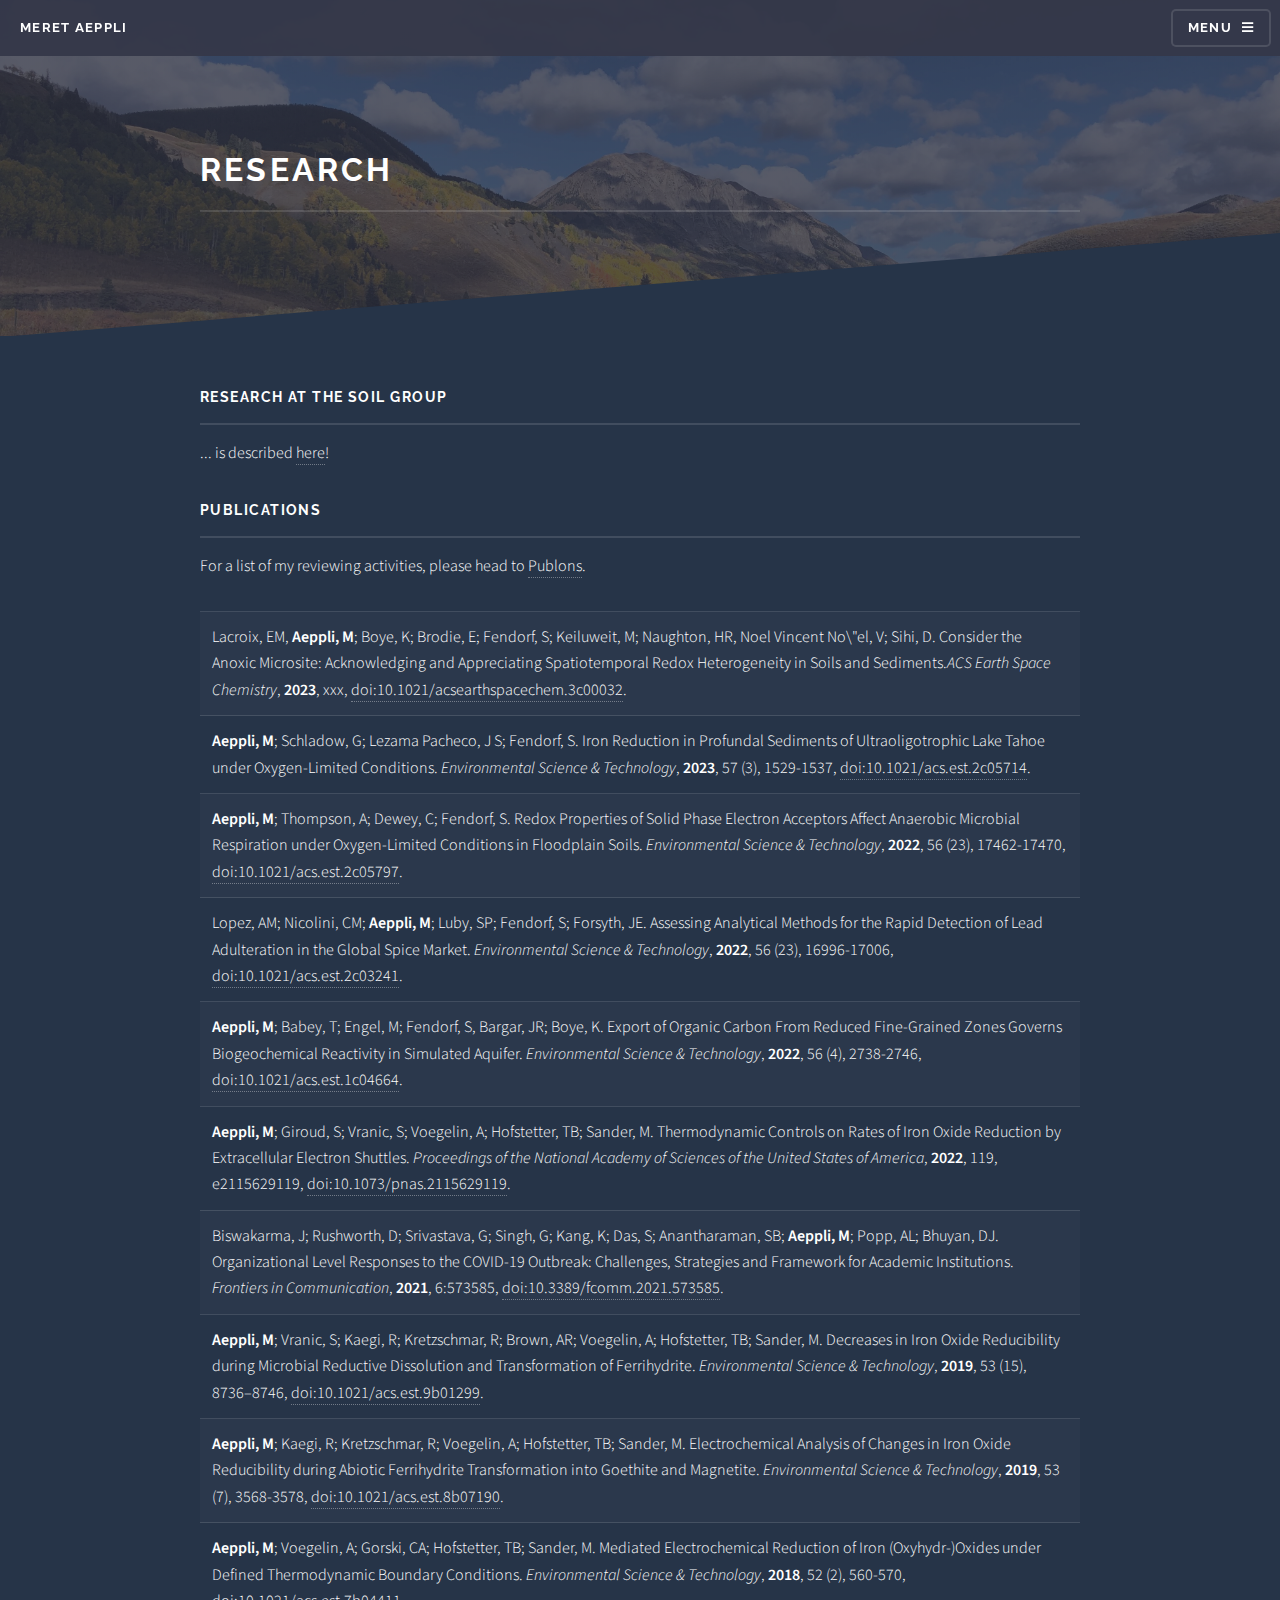
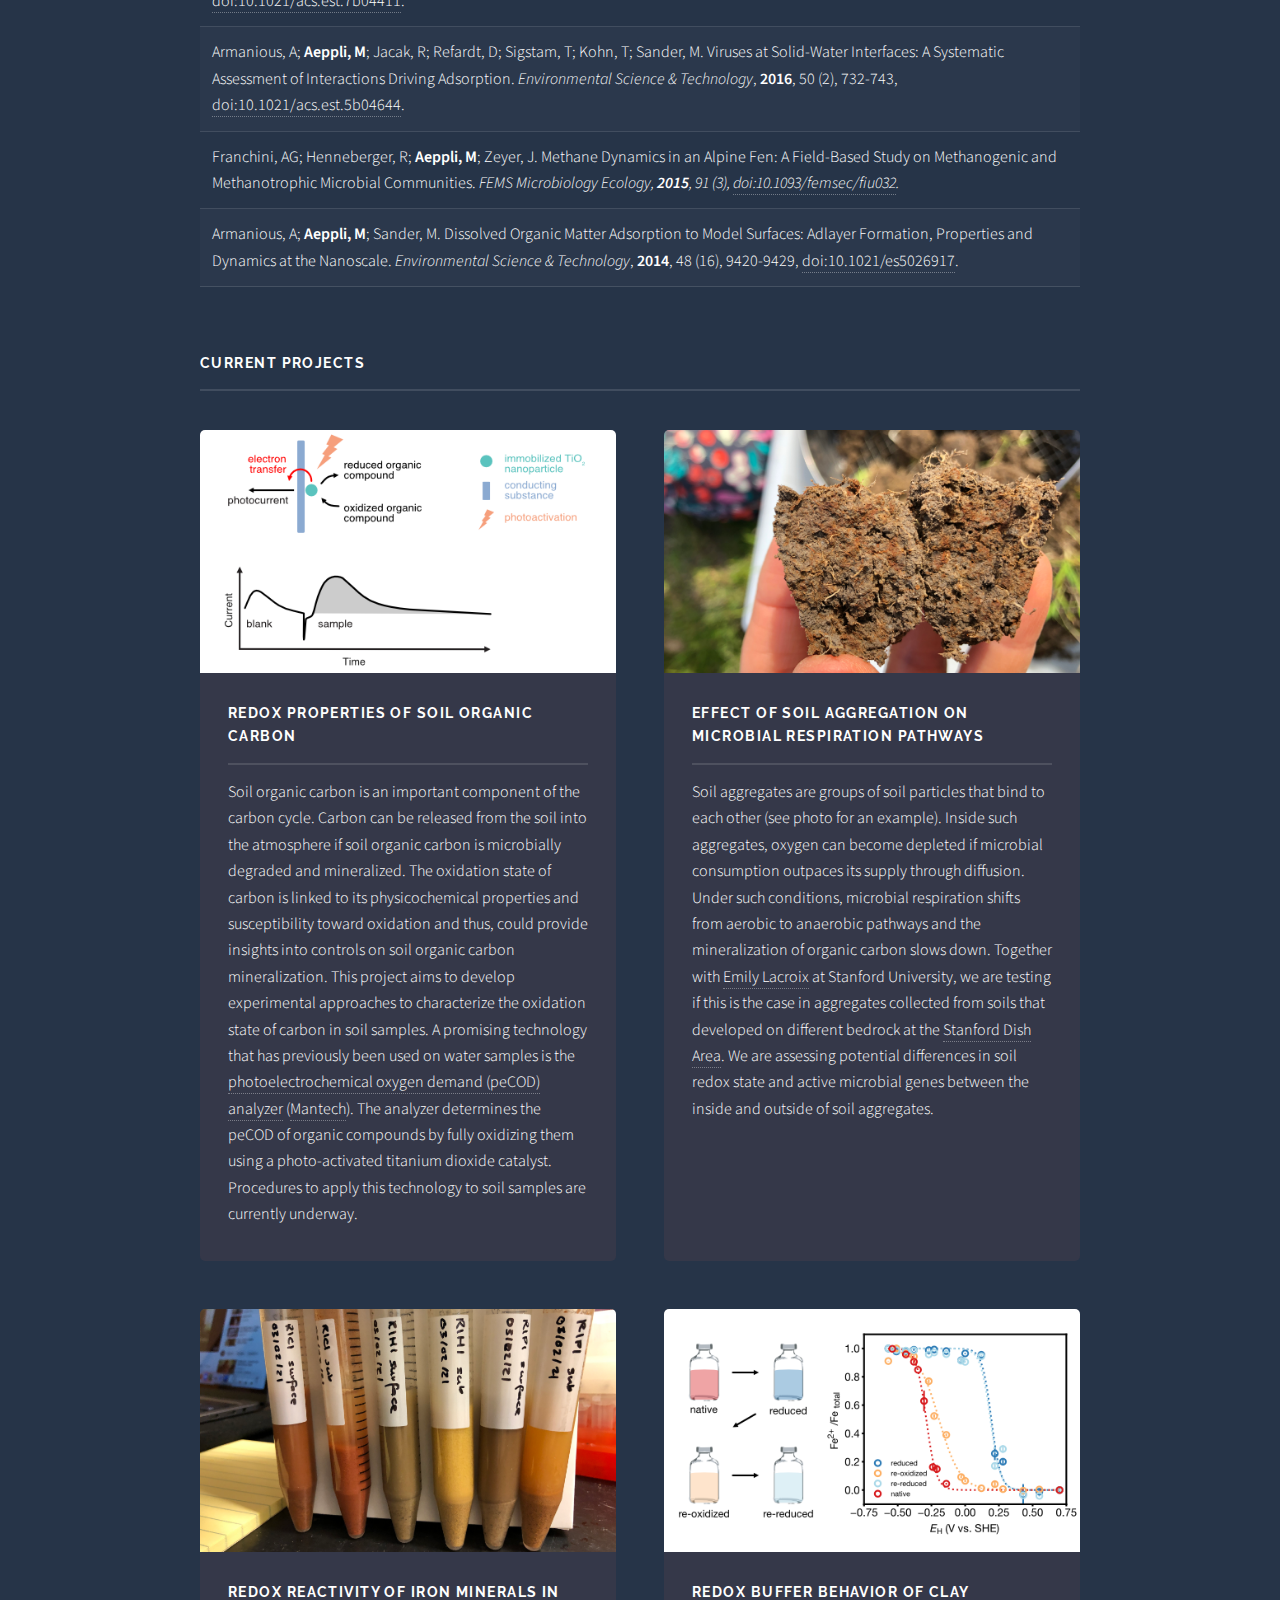
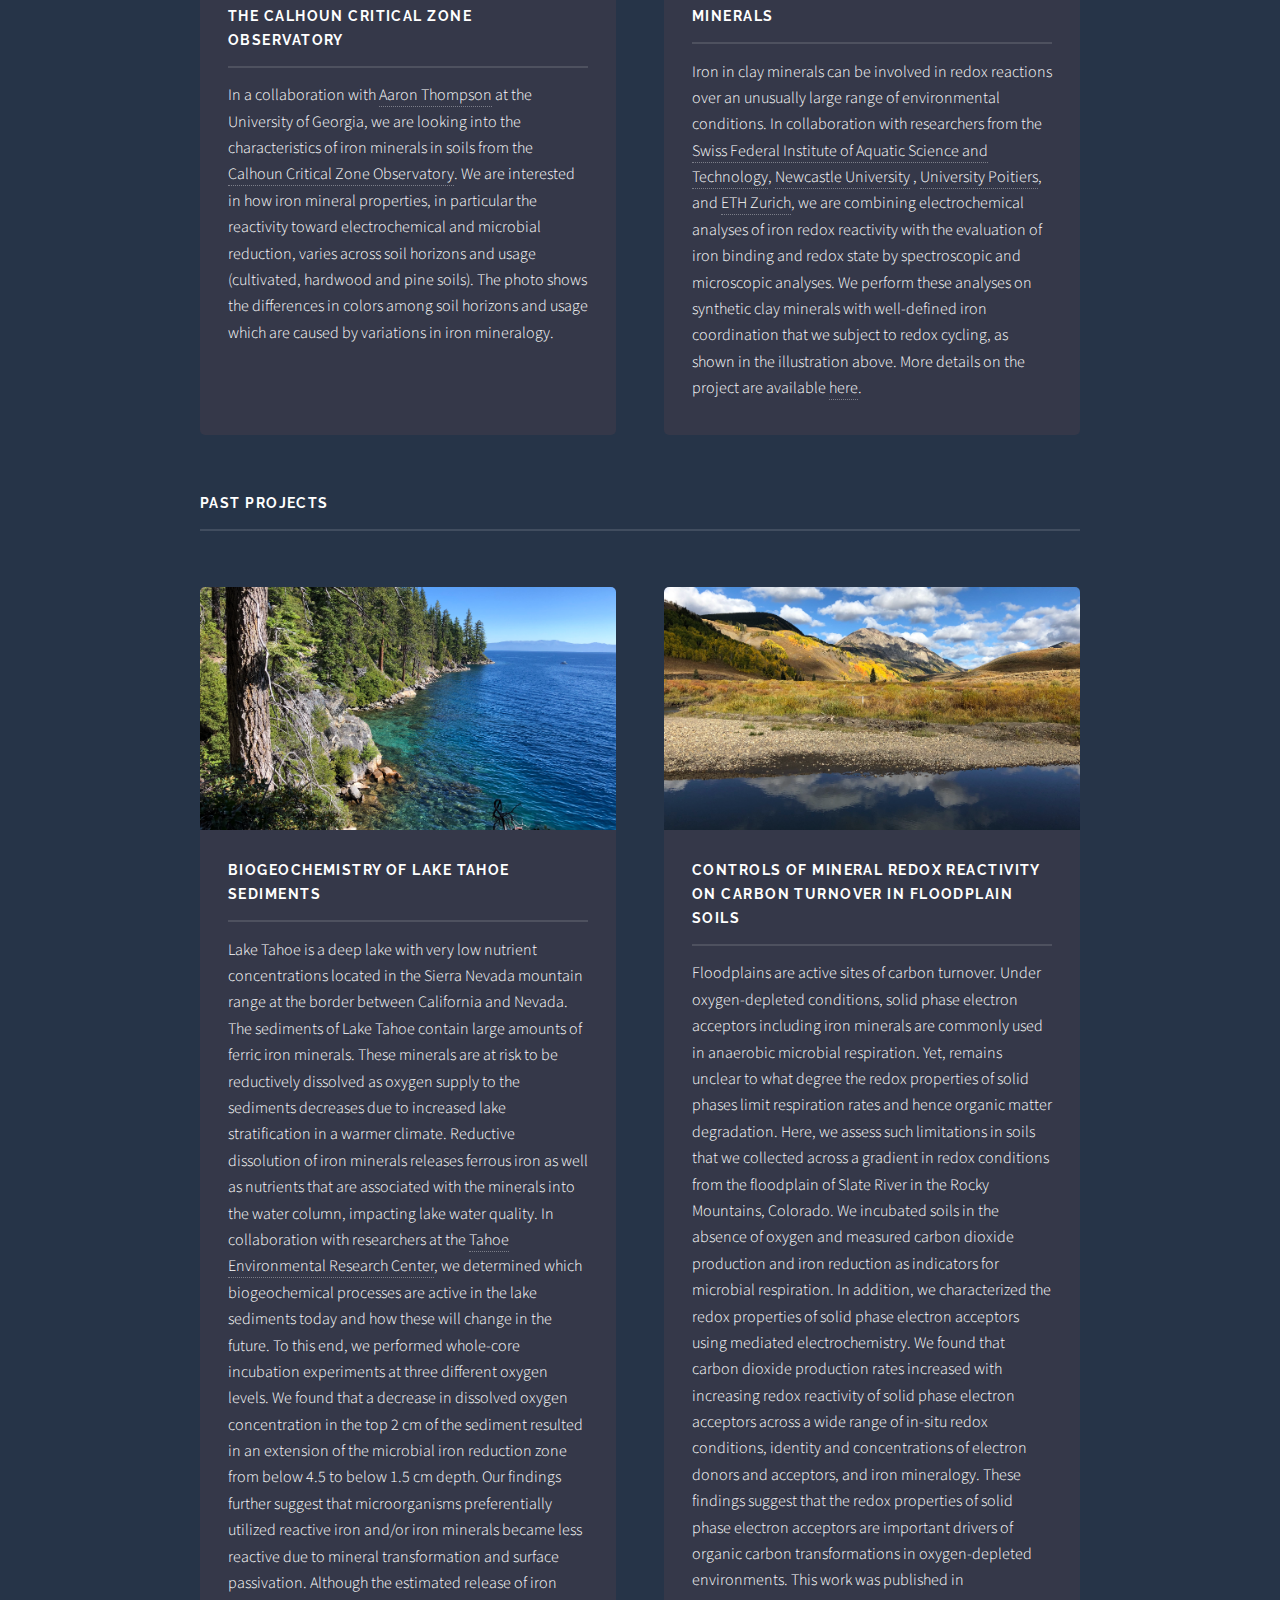
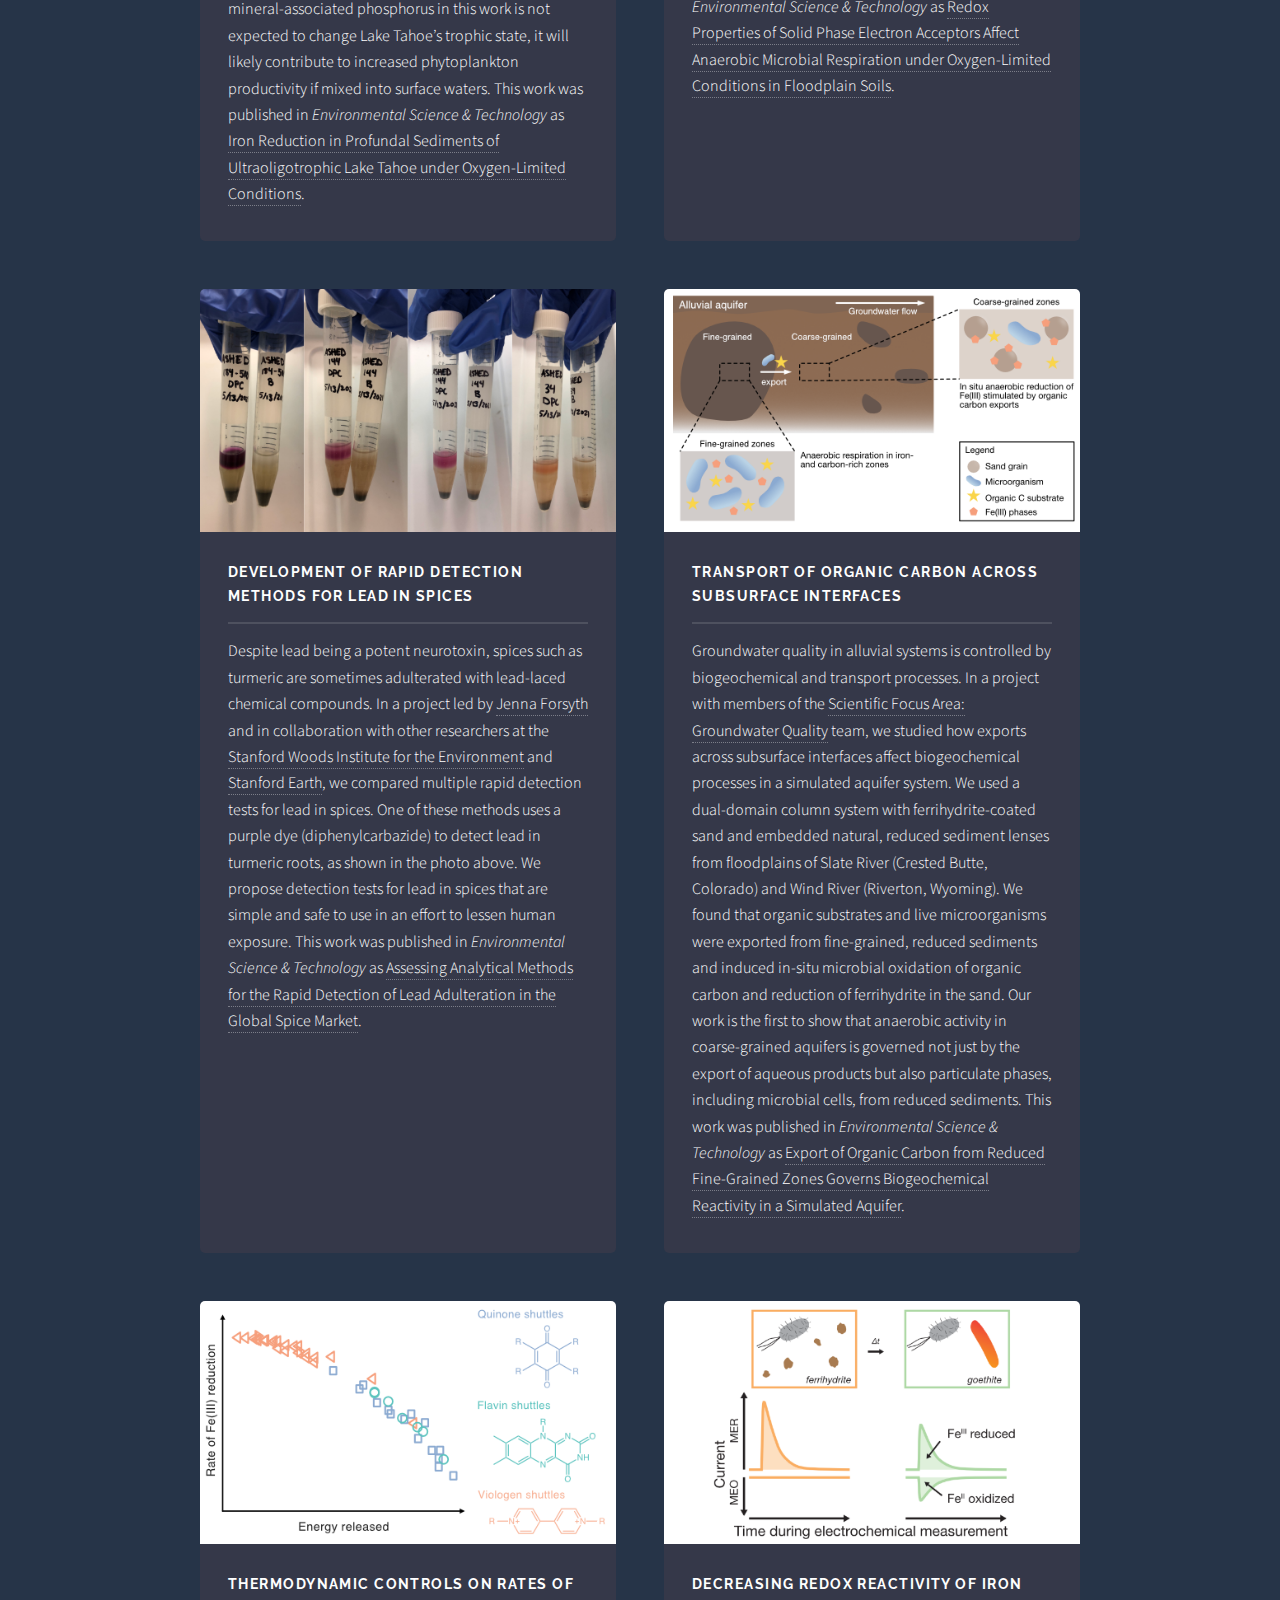
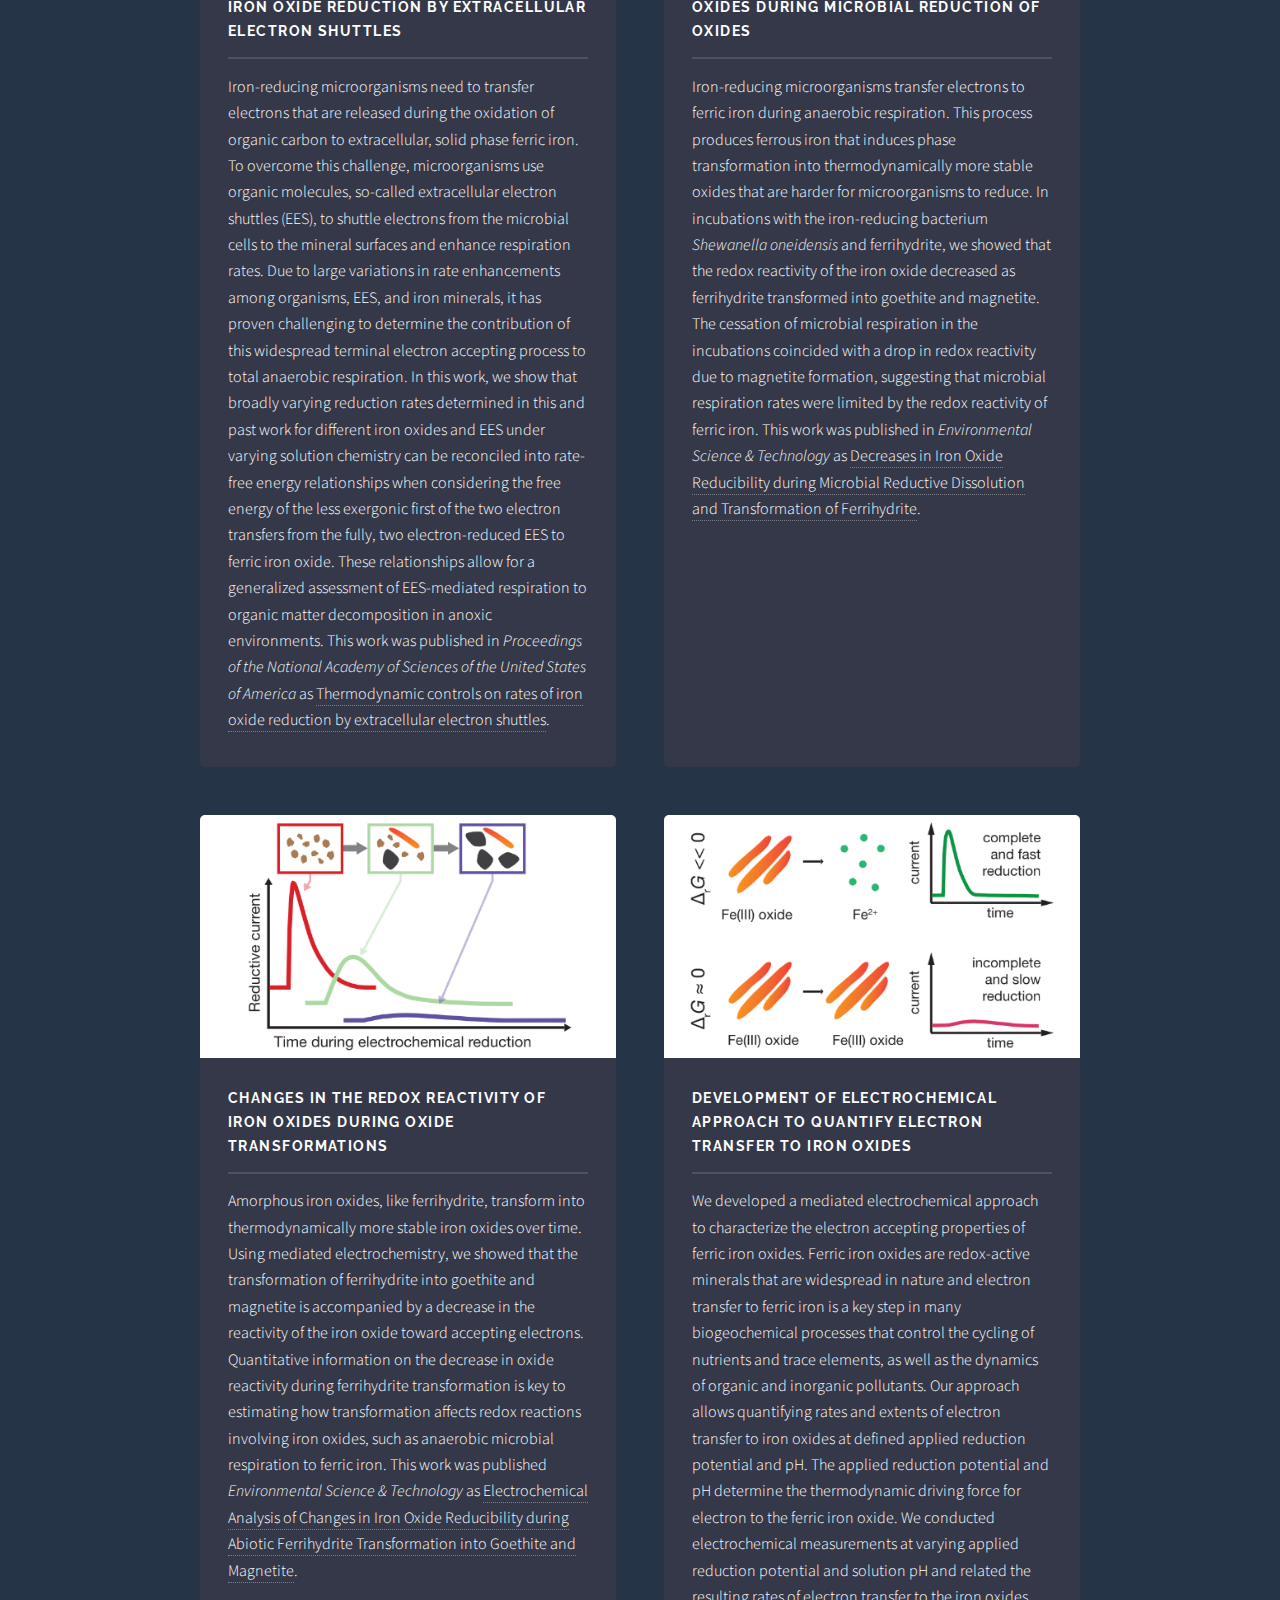
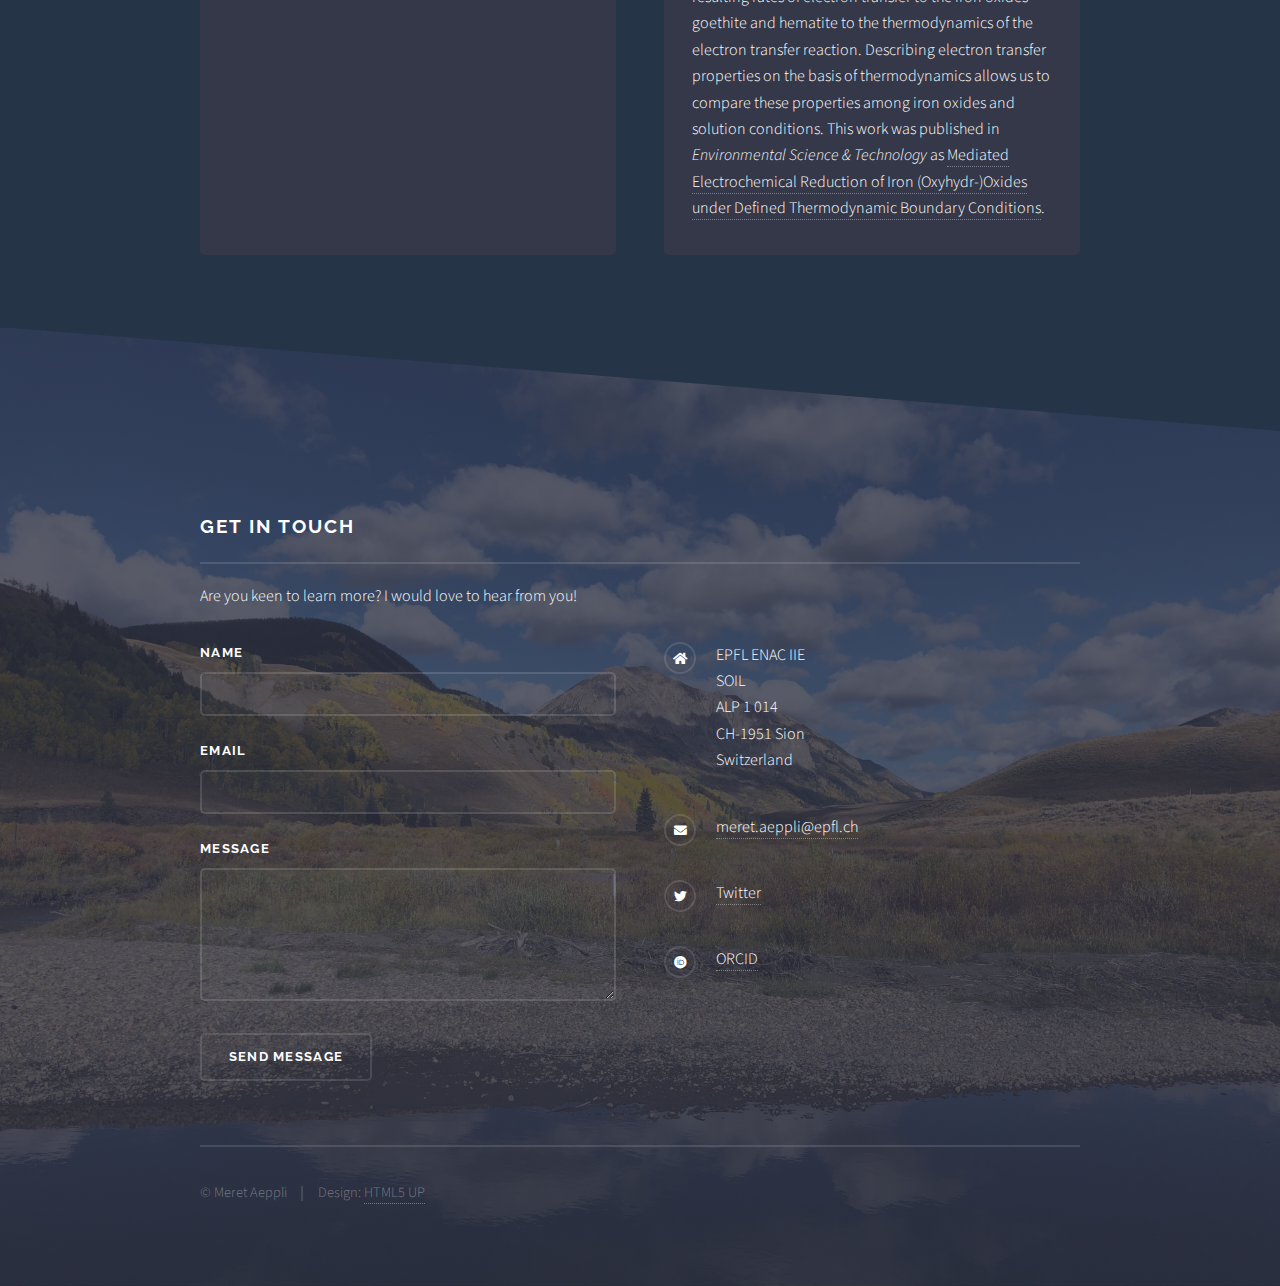
<file: research.html>
<!DOCTYPE HTML>
<!--
	Solid State by HTML5 UP
	html5up.net | @ajlkn
	Free for personal and commercial use under the CCA 3.0 license (html5up.net/license)
-->
<html>
	<head>
		<title>Meret Aeppli</title>
		<meta charset="utf-8" />
		<meta name="viewport" content="width=device-width, initial-scale=1, user-scalable=no" />
		<link rel="stylesheet" href="assets/css/main.css" />
		<noscript><link rel="stylesheet" href="assets/css/noscript.css" /></noscript>
	</head>
	<body class="is-preload">

		<!-- Page Wrapper -->
			<div id="page-wrapper">

				<!-- Header -->
					<header id="header">
						<h1><a href="index.html">Meret Aeppli</a></h1>
						<nav>
							<a href="#menu">Menu</a>
						</nav>
					</header>

				<!-- Menu -->
					<nav id="menu">
						<div class="inner">
							<h2>Menu</h2>
							<ul class="links">
								<li><a href="index.html">Home</a></li>
								<li><a href="about.html">About</a></li>
								<li><a href="news.html">News</a></li>
								<li><a href="research.html">Research</a></li>
								<li><a href="teaching.html">Teaching</a></li>

							</ul>
							<a href="#" class="close">Close</a>
						</div>
					</nav>



				<!-- Wrapper -->
					<section id="wrapper">
						<header>
							<div class="inner">
								<h2>Research</h2>
							
							</div>
						</header>

						<!-- Content -->
							<div class="wrapperresearch">
								<div class="inner">
<h3 class="major">Research at the SOIL group</h3>
									... is described <a href="https://www.epfl.ch/labs/soil/research/" <span>here</span></a>!
<div class="table-wrapper">
									<p>
									
									<h3 class="major">Publications</h3>
									For a list of my reviewing activities, please head to  <a href="https://publons.com/researcher/3769479/meret-aeppli/" <span>Publons</span></a>.
<div class="table-wrapper">
									<p>
											<table>
											
												<tbody>

										
										<tr>
    											<td>Lacroix, EM, <b>Aeppli, M</b>; Boye, K; Brodie, E; Fendorf, S; Keiluweit, M; Naughton, HR, Noel Vincent No\"el, V; Sihi, D. Consider the Anoxic Microsite: Acknowledging and Appreciating Spatiotemporal Redox Heterogeneity in Soils and Sediments.<i>ACS Earth Space Chemistry</i>, <b>2023</b>, xxx, <a href="https://pubs.acs.org/doi/full/10.1021/acsearthspacechem.3c00032" <span>doi:10.1021/acsearthspacechem.3c00032</span></a>.</td>
  										</tr>
										<tr>
    											<td><b>Aeppli, M</b>; Schladow, G; Lezama Pacheco, J S; Fendorf, S. Iron Reduction in Profundal Sediments of Ultraoligotrophic Lake Tahoe under Oxygen-Limited Conditions. <i>Environmental Science & Technology</i>, <b>2023</b>, 57 (3), 1529-1537, <a href="https://doi.org/10.1021/acs.est.2c05714" <span>doi:10.1021/acs.est.2c05714</span></a>.</td>
  										</tr>
										<tr>
    											<td><b>Aeppli, M</b>; Thompson, A; Dewey, C; Fendorf, S. Redox Properties of Solid Phase Electron Acceptors Affect Anaerobic Microbial Respiration under Oxygen-Limited Conditions in Floodplain Soils. <i>Environmental Science & Technology</i>, <b>2022</b>, 56 (23), 17462-17470, <a href="https://doi.org/10.1021/acs.est.2c05797" <span>doi:10.1021/acs.est.2c05797</span></a>.</td>
  										</tr>
										<tr>
	    										<td>Lopez, AM; Nicolini, CM; <b>Aeppli, M</b>; Luby, SP; Fendorf, S; Forsyth, JE. Assessing Analytical Methods for the Rapid Detection of Lead Adulteration in the Global Spice Market. <i>Environmental Science & Technology</i>, <b>2022</b>, 56 (23), 16996-17006, <a href="https://pubs.acs.org/doi/10.1021/acs.est.2c03241" <span>doi:10.1021/acs.est.2c03241</span></a>.</td>
  										</tr>
										<tr>
    											<td><b>Aeppli, M</b>; Babey, T; Engel, M; Fendorf, S, Bargar, JR; Boye, K. Export of Organic Carbon From Reduced Fine-Grained Zones Governs Biogeochemical Reactivity in Simulated Aquifer.  <i>Environmental Science & Technology</i>, <b>2022</b>,  56 (4), 2738-2746, <a href="https://doi.org/10.1021/acs.est.1c04664" <span>doi:10.1021/acs.est.1c04664</span></a>.</td>
  										</tr>
										<tr>
    											<td><b>Aeppli, M</b>; Giroud, S; Vranic, S; Voegelin, A; Hofstetter, TB; Sander, M. Thermodynamic Controls on Rates of Iron Oxide Reduction by Extracellular Electron Shuttles. <i>Proceedings of the National Academy of Sciences of the United States of America</i>, <b>2022</b>,  119, e2115629119, <a href="https://doi.org/10.1073/pnas.2115629119" <span>doi:10.1073/pnas.2115629119</span></a>.</td>
  										</tr>
										<tr>
    											<td>Biswakarma, J; Rushworth, D; Srivastava, G; Singh, G; Kang, K; Das, S; Anantharaman, SB; <b>Aeppli, M</b>; Popp, AL; Bhuyan, DJ. Organizational Level Responses to the COVID-19 Outbreak: Challenges, Strategies and Framework for Academic Institutions. <i>Frontiers in Communication</i>, <b>2021</b>, 6:573585, <a href="https://doi.org/10.3389/fcomm.2021.573585" <span>doi:10.3389/fcomm.2021.573585</span></a>.</td>
  										</tr>
										<tr>
    											<td><b>Aeppli, M</b>; Vranic, S; Kaegi, R; Kretzschmar, R; Brown, AR; Voegelin, A; Hofstetter, TB; Sander, M. Decreases in Iron Oxide Reducibility during Microbial Reductive Dissolution and Transformation of Ferrihydrite. <i>Environmental Science & Technology</i>, <b>2019</b>, 53 (15), 8736–8746, <a href="https://pubs.acs.org/doi/10.1021/acs.est.9b01299" <span>doi:10.1021/acs.est.9b01299</span></a>.</td>
  										</tr>
										<tr>
    											<td><b>Aeppli, M</b>; Kaegi, R; Kretzschmar, R; Voegelin, A; Hofstetter, TB; Sander, M. Electrochemical Analysis of Changes in Iron Oxide Reducibility during Abiotic Ferrihydrite Transformation into Goethite and Magnetite. <i>Environmental Science & Technology</i>, <b>2019</b>, 53 (7), 3568-3578, <a href="https://pubs.acs.org/doi/10.1021/acs.est.8b07190" <span>doi:10.1021/acs.est.8b07190</span></a>.</td>
  										</tr>
  										<tr>
    											<td><b>Aeppli, M</b>; Voegelin, A; Gorski, CA; Hofstetter, TB; Sander, M. Mediated Electrochemical Reduction of Iron (Oxyhydr-)Oxides under Defined Thermodynamic Boundary Conditions. <i>Environmental Science & Technology</i>, <b>2018</b>, 52 (2), 560-570, <a href="http://dx.doi.org/10.1021/acs.est.7b04411" <span>doi:10.1021/acs.est.7b04411</span></a>.</td>
  										</tr>
  										<tr>
    											<td>Armanious, A; <b>Aeppli, M</b>; Jacak, R; Refardt, D; Sigstam, T; Kohn, T; Sander, M. Viruses at Solid-Water Interfaces: A Systematic Assessment of Interactions Driving Adsorption. <i>Environmental Science & Technology</i>, <b>2016</b>, 50 (2), 732-743, <a href="http://dx.doi.org/10.1021/acs.est.5b04644" <span>doi:10.1021/acs.est.5b04644</span></a>.</td>
  										</tr>
  										<tr>
    											<td>Franchini, AG; Henneberger, R; <b>Aeppli, M</b>; Zeyer, J. Methane Dynamics in an Alpine Fen: A Field-Based Study on Methanogenic and Methanotrophic Microbial Communities. <i>FEMS Microbiology Ecology<i>, <b>2015</b>, 91 (3), <a href="http://dx.doi.org/10.1093/femsec/fiu032" <span>doi:10.1093/femsec/fiu032</span></a>.</td>
 
  										</tr>
  										<tr>
    											<td>Armanious, A; <b>Aeppli, M</b>; Sander, M. Dissolved Organic Matter Adsorption to Model Surfaces: Adlayer Formation, Properties and Dynamics at the Nanoscale. <i>Environmental Science & Technology</i>, <b>2014</b>, 48 (16), 9420-9429, <a href="http://dx.doi.org/10.1021/es5026917" <span>doi:10.1021/es5026917</span></a>.</td>
 
  										</tr>


											
												</tbody>
												
											</table>
									</p>
									</div>


<p>								
</p>
									<h3 class="major">Current Projects</h3>

<section class="features">
										
										
										<article>
											<a href="images/Research_peCOD.png" class="image"><img src="images/Research_peCOD.png" alt="" /></a>
											
  												<h3 class="major">Redox properties of soil organic carbon</h3>
											<p>
Soil organic carbon is an important component of the carbon cycle.
Carbon can be released from the soil into the atmosphere if soil organic carbon is microbially degraded and mineralized.
The oxidation state of carbon is linked to its physicochemical properties and susceptibility toward oxidation and thus, could provide insights into controls on soil organic carbon mineralization. 
This project aims to develop experimental approaches to characterize the oxidation state of carbon in soil samples.
A promising technology that has previously been used on water samples is the <a href="https://mantech-inc.com/analysis-systems/chemical-oxygen-demand/" <span>photoelectrochemical oxygen demand (peCOD) analyzer</span></a> (<a href="https://mantech-inc.com" <span>Mantech</span></a>).
The analyzer determines the peCOD of organic compounds by fully oxidizing them using a photo-activated titanium dioxide catalyst.
Procedures to apply this technology to soil samples are currently underway.
</p>
											
										</article>
										<article>
											<a href="images/Research_Aggregates.png" class="image"><img src="images/Research_Aggregates.png" alt="" /></a>
											
  												<h3 class="major">Effect of soil aggregation on microbial respiration pathways</h3>
											<p>
Soil aggregates are groups of soil particles that bind to each other (see photo for an example).
Inside such aggregates, oxygen can become depleted if microbial consumption outpaces its supply through diffusion.
Under such conditions, microbial respiration shifts from aerobic to anaerobic pathways and the mineralization of organic carbon slows down.
Together with <a href="https://soils.sites.stanford.edu/people/emily-lacroix" <span>Emily Lacroix</span></a> at Stanford University, we are testing if this is the case in aggregates collected from soils that developed on different bedrock at the <a href="https://dish.stanford.edu/" <span>Stanford Dish Area</span></a>.
We are assessing potential differences in soil redox state and active microbial genes between the inside and outside of soil aggregates.
</p>
											
										</article>
										<article>
											<a href="images/Research_CCZO.png" class="image"><img src="images/Research_CCZO.png" alt="" /></a>											
  												<h3 class="major">Redox reactivity of iron minerals in the Calhoun Critical Zone Observatory</h3>
											<p> 
In a collaboration with <a href="https://cropsoil.uga.edu/people/faculty/aaron-thompson.html" <span>Aaron Thompson</span></a> at the University of Georgia, we are looking into the characteristics of iron minerals in soils from the <a href="https://czo-archive.criticalzone.org/calhoun/infrastructure/field-area/calhoun-critical-zone-observatory/" <span>Calhoun Critical Zone Observatory</span></a>.
We are interested in how iron mineral properties, in particular the reactivity toward electrochemical and microbial reduction, varies across soil horizons and usage (cultivated, hardwood and pine soils).
The photo shows the differences in colors among soil horizons and usage which are caused by variations in iron mineralogy.
 </p>
											
										</article>
										<article>
											<a href="images/Research_clays.png" class="image"><img src="images/Research_clays.png" alt="" /></a>											
  												<h3 class="major">Redox buffer behavior of clay minerals</h3>
											<p> 
Iron in clay minerals can be involved in redox reactions over an unusually large range of environmental conditions. In collaboration with researchers from the <a href="https://www.eawag.ch/en/department/uchem/projects/understanding-of-the-unusual-redox-buffer-behaviour-of-clay-minerals/" <span>Swiss Federal Institute of Aquatic Science and Technology</span></a>,  <a href="https://www.staff.ncl.ac.uk/anke.neumann/" <span>Newcastle University</span></a> , <a href="https://ic2mp.labo.univ-poitiers.fr/membres/baron-fabien/" <span>University Poitiers</span></a>, and  <a href="https://ethz.ch/content/specialinterest/usys/ibp/environmental-chemistry/en/people/person-detail.html?persid=130749" <span>ETH Zurich</span></a>, we are combining electrochemical analyses of iron redox reactivity with the evaluation of iron binding and redox state by spectroscopic and microscopic analyses. We perform these analyses on synthetic clay minerals with well-defined iron coordination that we subject to redox cycling, as shown in the illustration above.											
More details on the project are available <a href="https://www.eawag.ch/en/department/uchem/projects/understanding-of-the-unusual-redox-buffer-behaviour-of-clay-minerals/" <span>here</span></a>.</p>
											
										</article>
										

										

									</section>									

									<h3 class="major">Past Projects</h3>
									<p>
</p>

									<section class="features">
										
										<article>
											<a href="images/Research_Tahoe.png" class="image"><img src="images/Research_Tahoe.png" alt="" /></a>
											
  												<h3 class="major">Biogeochemistry of Lake Tahoe sediments</h3>		
											<p>
Lake Tahoe is a deep lake with very low nutrient concentrations located in the Sierra Nevada mountain range at the border between California and Nevada.
The sediments of Lake Tahoe contain large amounts of ferric iron minerals.
These minerals are at risk to be reductively dissolved as oxygen supply to the sediments decreases due to increased lake stratification in a warmer climate.
Reductive dissolution of iron minerals releases ferrous iron as well as nutrients that are associated with the minerals into the water column, impacting lake water quality.
In collaboration with researchers at the <a href="https://tahoe.ucdavis.edu/research" <span>Tahoe Environmental Research Center</span></a>, we determined which biogeochemical processes are active in the lake sediments today and how these will change in the future.
To this end, we performed whole-core incubation experiments at three different oxygen levels. We found that a decrease in dissolved oxygen concentration in the top 2 cm of the sediment resulted in an extension of the microbial iron reduction zone from below 4.5 to below 1.5 cm depth. Our findings further suggest that microorganisms preferentially utilized reactive iron and/or iron minerals became less reactive due to mineral transformation and surface passivation. Although the estimated release of iron mineral-associated phosphorus in this work is not expected to change Lake Tahoe’s trophic state, it will likely contribute to increased phytoplankton productivity if mixed into surface waters.
This work was published in <i>Environmental Science & Technology</i> as <a href="https://doi.org/10.1021/acs.est.2c05714" <span>Iron Reduction in Profundal Sediments of Ultraoligotrophic Lake Tahoe under Oxygen-Limited Conditions</span></a>.
</p>
											
										</article>
										<article>
											<a href="images/Research_postdoc.png" class="image"><img src="images/Research_postdoc.png" alt="" /></a>
											
  												<h3 class="major">Controls of mineral redox reactivity on carbon turnover in floodplain soils</h3>
  												
											<p>
Floodplains are active sites of carbon turnover.
Under oxygen-depleted conditions, solid phase electron acceptors including iron minerals are commonly used in anaerobic microbial respiration.
Yet, remains unclear to what degree the redox properties of solid phases limit respiration rates and hence organic matter degradation.
Here, we assess such limitations in soils that we collected across a gradient in redox conditions from the floodplain of Slate River in the Rocky Mountains, Colorado.
We incubated soils in the absence of oxygen and measured carbon dioxide production and iron reduction as indicators for microbial respiration.
In addition, we characterized the redox properties of solid phase electron acceptors using mediated electrochemistry.
We found that carbon dioxide production rates increased with increasing redox reactivity of solid phase electron acceptors across a wide range of in-situ redox conditions, identity and concentrations of electron donors and acceptors, and iron mineralogy.
These findings suggest that the redox properties of solid phase electron acceptors are important drivers of organic carbon transformations in oxygen-depleted environments.
This work was published in <i>Environmental Science & Technology</i> as <a href="https://doi.org/10.1021/acs.est.2c05797" <span>Redox Properties of Solid Phase Electron Acceptors Affect Anaerobic Microbial Respiration under Oxygen-Limited Conditions in Floodplain Soils</span></a>.

 </p>
											
										</article>
										<article>
											<a href="images/Research_Pb.png" class="image"><img src="images/Research_Pb.png" alt="" /></a>
											
  												<h3 class="major">Development of rapid detection methods for lead in spices</h3>
  												
											
											<p> 
Despite lead being a potent neurotoxin, spices such as turmeric are sometimes adulterated with lead-laced chemical compounds.
In a project led by <a href="https://woods.stanford.edu/people/jenna-forsyth" <span>Jenna Forsyth </span></a> and in collaboration with other researchers at the <a href="https://woods.stanford.edu/" <span>Stanford Woods Institute for the Environment</span></a> and 
 <a href="https://sustainability.stanford.edu/" <span>Stanford Earth</span></a>, we compared multiple rapid detection tests for lead in spices. One of these methods uses a purple dye (diphenylcarbazide) to detect lead in turmeric roots, as shown in the photo above. We propose detection tests for lead in spices that are simple and safe to use in an effort to lessen human exposure. This work was published in <i>Environmental Science & Technology</i> as <a href="https://pubs.acs.org/doi/10.1021/acs.est.2c03241" <span>Assessing Analytical Methods for the Rapid Detection of Lead Adulteration in the Global Spice Market</span></a>.

</p>
											
										</article>
										<article>
											<a href="images/Research_Columns.png" class="image"><img src="images/Research_Columns.png" alt="" /></a>
											
  												<h3 class="major">Transport of organic carbon across subsurface interfaces</h3>
  												
											
											<p> 
Groundwater quality in alluvial systems is controlled by biogeochemical and transport processes.
In a project with members of the <a href="https://www-ssrl.slac.stanford.edu/sfa/groundwater-quality-sfa-research-program" <span>Scientific Focus Area: Groundwater Quality</span></a> team, we studied how exports across subsurface interfaces affect biogeochemical processes in a simulated aquifer system.
We used a dual-domain column system with ferrihydrite-coated sand and embedded natural, reduced sediment lenses from floodplains of Slate River (Crested Butte, Colorado) and Wind River (Riverton, Wyoming).
We found that organic substrates and live microorganisms were exported from fine-grained, reduced sediments and induced in-situ microbial oxidation of organic carbon and reduction of ferrihydrite in the sand.
Our work is the first to show that anaerobic activity in coarse-grained aquifers is governed not just by the export of aqueous products but also particulate phases, including microbial cells, from reduced sediments.
This work was published in <i>Environmental Science & Technology</i> as <a href="https://doi.org/10.1021/acs.est.1c04664" <span>Export of Organic Carbon from Reduced Fine-Grained Zones Governs Biogeochemical Reactivity in a Simulated Aquifer</span></a>.

 </p>
											
										</article>
										<article>
											<a href="images/Research_Paper4.png" class="image"><img src="images/Research_Paper4.png" alt="" /></a>
											
  												<h3 class="major">Thermodynamic controls on rates of iron oxide reduction by extracellular electron shuttles</h3>										
											<p>
Iron-reducing microorganisms need to transfer electrons that are released during the oxidation of organic carbon to extracellular, solid phase ferric iron.
To overcome this challenge, microorganisms use organic molecules, so-called extracellular electron shuttles (EES), to shuttle electrons from the microbial cells to the mineral surfaces and enhance respiration rates.
Due to large variations in rate enhancements among organisms, EES, and iron minerals, it has proven challenging to determine the contribution of this widespread terminal electron accepting process to total anaerobic respiration.
In this work, we show that broadly varying reduction rates determined in this and past work for different iron oxides and EES under varying solution chemistry can be reconciled into rate-free energy relationships when considering the free energy of the less exergonic first of the two electron transfers from the fully, two electron-reduced EES to ferric iron oxide.
These relationships allow for a generalized assessment of EES-mediated respiration to organic matter decomposition in anoxic environments.
This work was published in <i>Proceedings of the National Academy of Sciences of the United States of America</i> as <a href="https://doi.org/10.1073/pnas.2115629119" <span>Thermodynamic controls on rates of iron oxide reduction by extracellular electron shuttles</span></a>.</p>

											
										</article>
										<article>
											<a href="images/Research_Paper3.png" class="image"><img src="images/Research_Paper3.png" alt="" /></a>
											
  												<h3 class="major">Decreasing redox reactivity of iron oxides during microbial reduction of oxides</h3>
  												
											
											<p>
Iron-reducing microorganisms transfer electrons to ferric iron during anaerobic respiration.
This process produces ferrous iron that induces phase transformation into thermodynamically more stable oxides that are harder for microorganisms to reduce.
In incubations with the iron-reducing bacterium <i>Shewanella oneidensis</i> and ferrihydrite, we showed that the redox reactivity of the iron oxide decreased as ferrihydrite transformed into goethite and magnetite.
The cessation of microbial respiration in the incubations coincided with a drop in redox reactivity due to magnetite formation, suggesting that microbial respiration rates were limited by the redox reactivity of ferric iron.
This work was published in <i>Environmental Science & Technology</i> as <a href="https://pubs.acs.org/doi/10.1021/acs.est.9b01299" <span>Decreases in Iron Oxide Reducibility during Microbial Reductive Dissolution and Transformation of Ferrihydrite</span></a>.</p>
											
										</article>
										<article>
											<a href="images/Research_Paper2.png" class="image"><img src="images/Research_Paper2.png" alt="" /></a>
											
  												<h3 class="major">Changes in the redox reactivity of iron oxides during oxide transformations</h3>
  												
											
											<p>
Amorphous iron oxides, like ferrihydrite, transform into thermodynamically more stable iron oxides over time.
Using mediated electrochemistry, we showed that the transformation of ferrihydrite into goethite and magnetite is accompanied by a decrease in the reactivity of the iron oxide toward accepting electrons.
Quantitative information on the decrease in oxide reactivity during ferrihydrite transformation is key to estimating how transformation affects redox reactions involving iron oxides, such as anaerobic microbial respiration to ferric iron.
This work was published <i>Environmental Science & Technology</i> as <a href="http://pubs.acs.org/doi/10.1021/acs.est.8b07190" <span>Electrochemical Analysis of Changes in Iron Oxide Reducibility during Abiotic Ferrihydrite Transformation into Goethite and Magnetite</span></a>.</p>
											
										</article>

										


										<article>
											<a href="images/Research_Paper1.png" class="image"><img src="images/Research_Paper1.png" alt="" /></a>
											
  												<h3 class="major">Development of electrochemical approach to quantify electron transfer to iron oxides</h3>
  												
											
											<p>
We developed a mediated electrochemical approach to characterize the electron accepting properties of ferric iron oxides.
Ferric iron oxides are redox-active minerals that are widespread in nature and electron transfer to ferric iron is a key step in many biogeochemical processes that control the cycling of nutrients and trace elements, as well as the dynamics of organic and inorganic pollutants.
Our approach allows quantifying rates and extents of electron transfer to iron oxides at defined applied reduction potential and pH.
The applied reduction potential and pH determine the thermodynamic driving force for electron to the ferric iron oxide.
We conducted electrochemical measurements at varying applied reduction potential and solution pH and related the resulting rates of electron transfer to the iron oxides goethite and hematite to the thermodynamics of the electron transfer reaction.
Describing electron transfer properties on the basis of thermodynamics allows us to compare these properties among iron oxides and solution conditions.
This work was published in <i>Environmental Science & Technology</i> as <a href="http://pubs.acs.org/doi/10.1021/acs.est.7b04411" <span>Mediated Electrochemical Reduction of Iron (Oxyhydr-)Oxides under Defined Thermodynamic Boundary Conditions</span></a>.</p>
											
										</article>


									</section>

								</div>
							</div>

					</section>

<!-- Footer -->
					<section id="footer">
						<div class="inner">
							<h2 class="major">Get in touch</h2>
							<p>Are you keen to learn more? I would love to hear from you!</p>
							<form method="post" action="https://formspree.io/mnqgbbep">
								<div class="fields">
									<div class="field">
										<label for="name">Name</label>
										<input type="text" name="name" id="name" />
									</div>
									<div class="field">
										<label for="email">Email</label>
										<input type="email" name="email" id="email" />
									</div>
									<div class="field">
										<label for="message">Message</label>
										<textarea name="message" id="message" rows="4"></textarea>
									</div>
								</div>
								<ul class="actions">
									<li><input type="submit" value="Send Message" /></li>
								</ul>
							</form>
							<ul class="contact">
								<li class="icon solid fa-home">
									EPFL ENAC IIE<br />
									SOIL<br />
									ALP 1 014<br />
									CH-1951 Sion<br />
									Switzerland
								</li>
								
								<li class="icon solid fa-envelope"><a href="mailto:meret.aeppli@epfl.ch">meret.aeppli@epfl.ch</a></li>
								<li class="icon brands fa-twitter"><a href="https://twitter.com/@EpflSoil"><span>Twitter</span></a></li>
								<li class="icon brands fa-orcid"><a href="https://orcid.org/0000-0003-3335-3673"><span>ORCID</span></a></li>
								
							</ul>
							<ul class="copyright">
								<li>&copy; Meret Aeppli</li><li>Design: <a href="http://html5up.net">HTML5 UP</a></li>
							</ul>
						</div>
					</section>

			</div>



		<!-- Scripts -->
			<script src="assets/js/jquery.min.js"></script>
			<script src="assets/js/jquery.scrollex.min.js"></script>
			<script src="assets/js/browser.min.js"></script>
			<script src="assets/js/breakpoints.min.js"></script>
			<script src="assets/js/util.js"></script>
			<script src="assets/js/main.js"></script>

	</body>
</html>
</file>
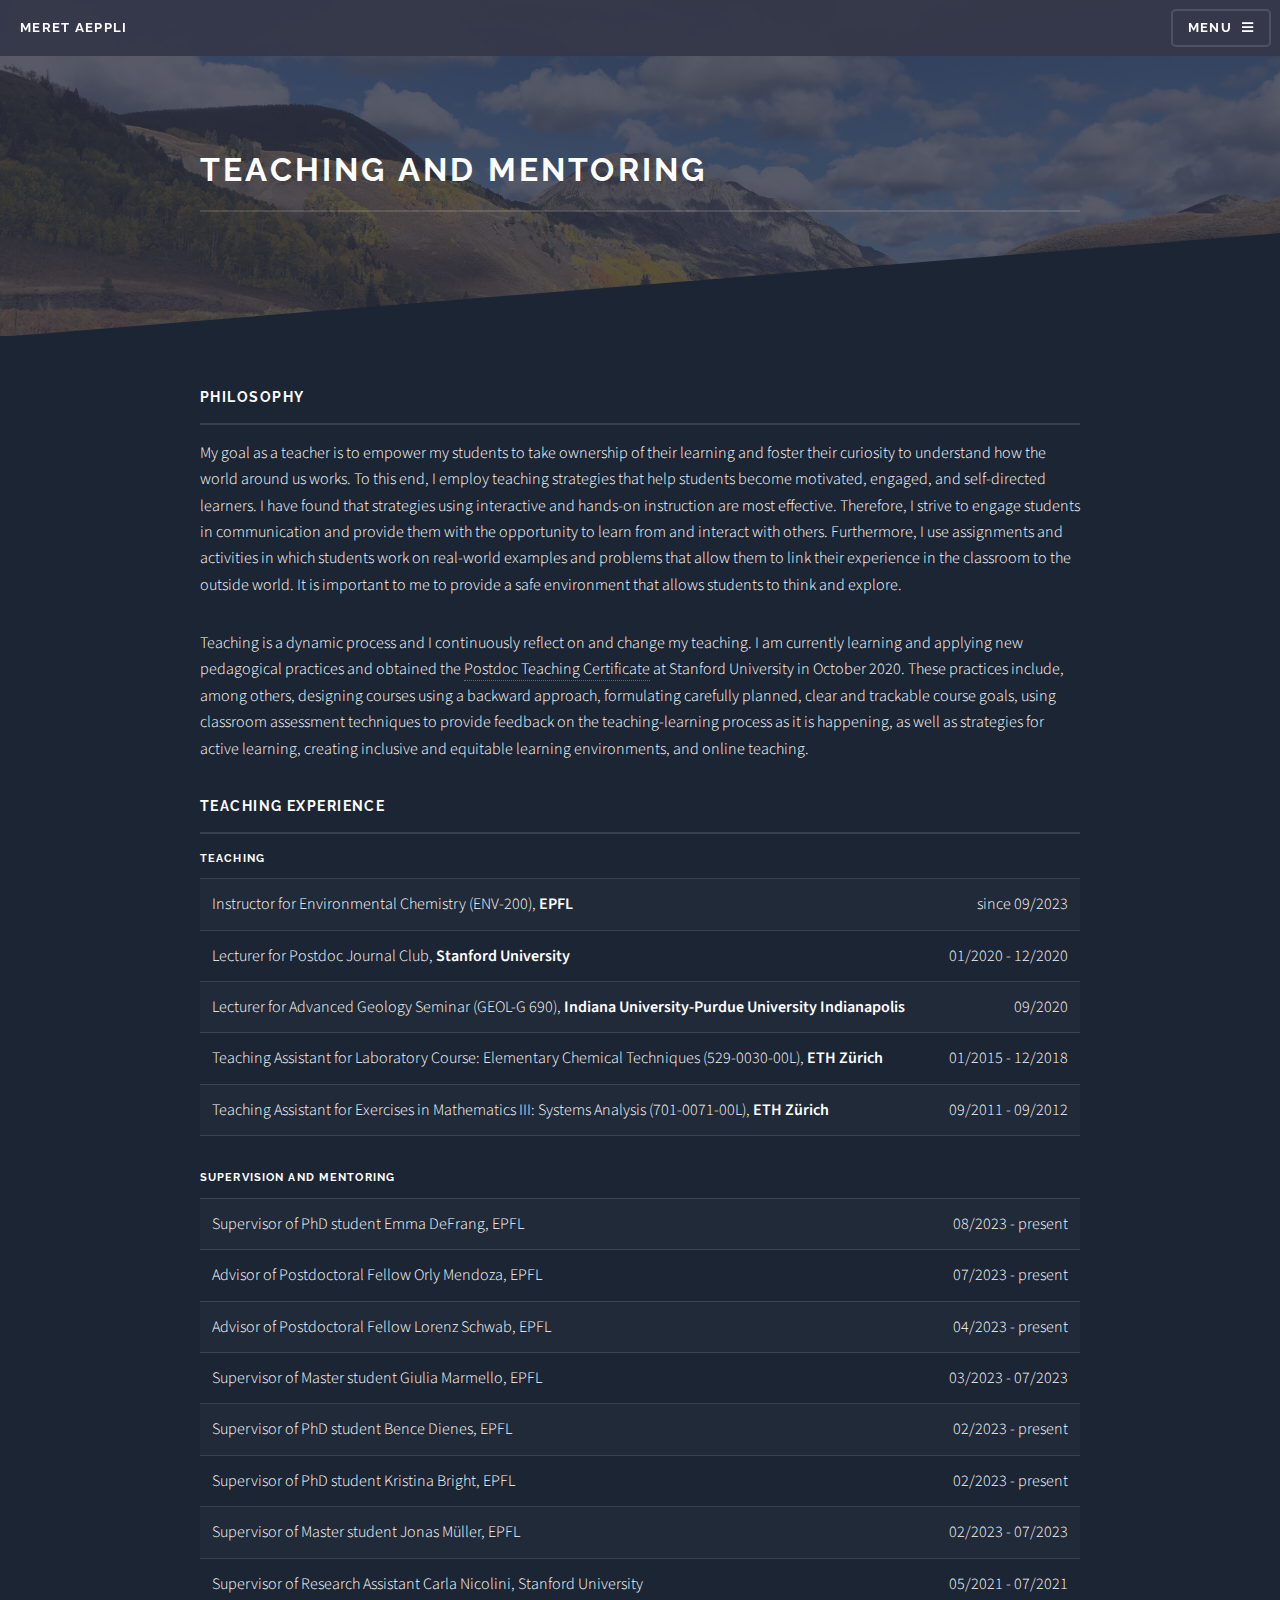
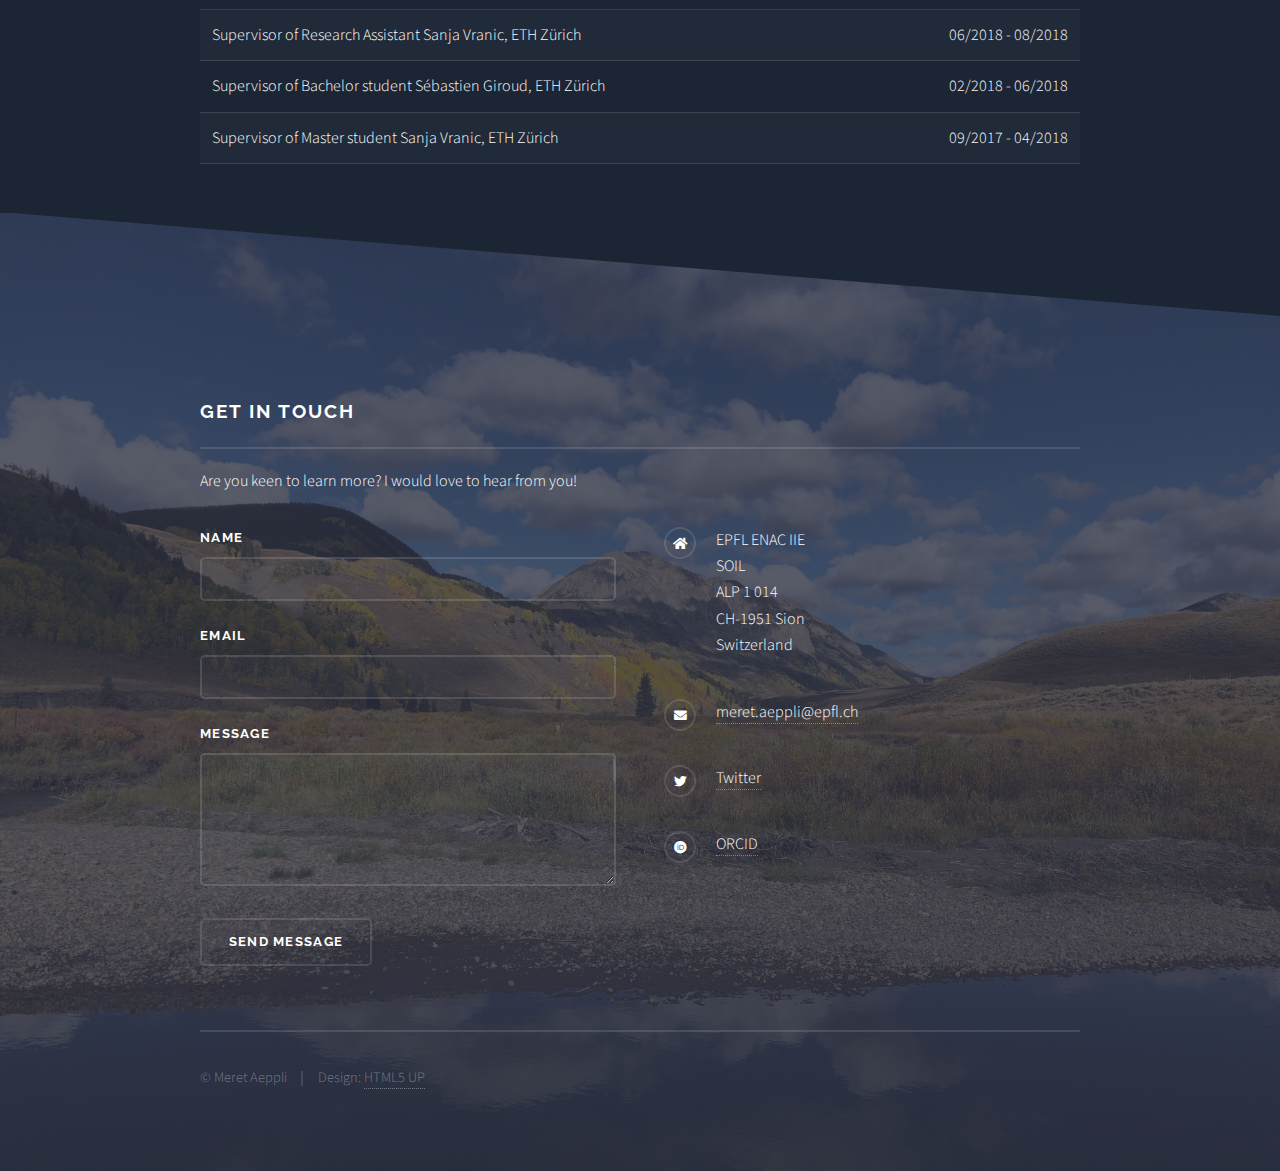
<file: teaching.html>
<!DOCTYPE HTML>
<!--
	Solid State by HTML5 UP
	html5up.net | @ajlkn
	Free for personal and commercial use under the CCA 3.0 license (html5up.net/license)
-->
<html>
	<head>
		<title>Meret Aeppli</title>
		<meta charset="utf-8" />
		<meta name="viewport" content="width=device-width, initial-scale=1, user-scalable=no" />
		<link rel="stylesheet" href="assets/css/main.css" />
		<noscript><link rel="stylesheet" href="assets/css/noscript.css" /></noscript>
	</head>
	<body class="is-preload">

		<!-- Page Wrapper -->
			<div id="page-wrapper">

				<!-- Header -->
					<header id="header">
						<h1><a href="index.html">Meret Aeppli</a></h1>
						<nav>
							<a href="#menu">Menu</a>
						</nav>
					</header>

				<!-- Menu -->
					<nav id="menu">
						<div class="inner">
							<h2>Menu</h2>
							<ul class="links">
								<li><a href="index.html">Home</a></li>
								<li><a href="about.html">About</a></li>
								<li><a href="news.html">News</a></li>
								<li><a href="research.html">Research</a></li>
								<li><a href="teaching.html">Teaching</a></li>

							</ul>
							<a href="#" class="close">Close</a>
						</div>
					</nav>

				<!-- Wrapper -->
					<section id="wrapper">
						<header>
							<div class="inner">
								<h2>Teaching and Mentoring</h2>
								
							</div>
						</header>

						<!-- Content -->
							<div class="wrapperteaching">
								<div class="inner">

									<h3 class="major">Philosophy</h3>
									
<p>My goal as a teacher is to empower my students to take ownership of their learning and foster their curiosity to understand how the world around us works.
To this end, I employ teaching strategies that help students become motivated, engaged, and self-directed learners.
I have found that strategies using interactive and hands-on instruction are most effective.
Therefore, I strive to engage students in communication and provide them with the opportunity to learn from and interact with others.
Furthermore, I use assignments and activities in which students work on real-world examples and problems that allow them to link their experience in the classroom to the outside world.
It is important to me to provide a safe environment that allows students to think and explore.</p>

<p>Teaching is a dynamic process and I continuously reflect on and change my teaching.
I am currently learning and applying new pedagogical practices and obtained the <a href="https://postdocs.stanford.edu/events/series/postdoc-teaching-certificate" <span>Postdoc Teaching Certificate</span></a> at Stanford University in October 2020.
These practices include, among others, designing courses using a backward approach, formulating carefully planned, clear and trackable course goals, using classroom assessment techniques to provide feedback on the teaching-learning process as it is happening, as well as strategies for active learning, creating inclusive and equitable learning environments, and online teaching.
</p>

									

									<h3 class="major">Teaching Experience</h3>
									<h4>Teaching</h4>
									<div class="table-wrapper">
											<table>
											
												<tbody>
										<tr>
    											<td> Instructor for Environmental Chemistry (ENV-200), <b>EPFL</b>
    											<td style="text-align:right">since 09/2023</td>
  										</tr>
										<tr>
    											<td> Lecturer for Postdoc Journal Club, <b>Stanford University</b>
    											<td style="text-align:right">01/2020 - 12/2020</td>
  										</tr>
										<tr>
    											<td>Lecturer for Advanced Geology Seminar (GEOL-G 690), <b>Indiana University-Purdue University Indianapolis</b>
    											<td style="text-align:right">09/2020</td>
  										</tr>
										<tr>
    											<td>Teaching Assistant for Laboratory Course: Elementary Chemical Techniques (529-0030-00L), <b>ETH Zürich</b>
    											<td style="text-align:right">01/2015 - 12/2018</td>
  										</tr>
  										<tr>
    											<td>Teaching Assistant for Exercises in Mathematics III: Systems Analysis (701-0071-00L), <b>ETH Zürich</b>
    											<td style="text-align:right">09/2011 - 09/2012</td>
  										</tr>
											
												</tbody>
												
											</table>
									</div>
									<h4>Supervision and mentoring</h4>
									<div class="table-wrapper">
											<table>
											
												<tbody>  										

										<tr>
    											<td>Supervisor of PhD student Emma DeFrang, EPFL</td>
    											<td style="text-align:right">08/2023 - present</td>
  										</tr>
										<tr>
    											<td>Advisor of Postdoctoral Fellow Orly Mendoza, EPFL</td>
    											<td style="text-align:right">07/2023 - present</td>
  										</tr>											<tr>
    											<td>Advisor of Postdoctoral Fellow Lorenz Schwab, EPFL</td>
    											<td style="text-align:right">04/2023 - present</td>
  										</tr>										<tr>
    											<td>Supervisor of Master student Giulia Marmello, EPFL</td>
    											<td style="text-align:right">03/2023 - 07/2023</td>
  										</tr>
										<tr>
    											<td>Supervisor of PhD student Bence Dienes, EPFL</td>
    											<td style="text-align:right">02/2023 - present</td>
  										</tr>
										<tr>
    											<td>Supervisor of PhD student Kristina Bright, EPFL</td>
    											<td style="text-align:right">02/2023 - present</td>
  										</tr>
										<tr>
    											<td>Supervisor of Master student Jonas Müller, EPFL</td>
    											<td style="text-align:right">02/2023 - 07/2023</td>
  										</tr>
							
										<tr>
    											<td>Supervisor of Research Assistant Carla Nicolini, Stanford University</td>
    											<td style="text-align:right">05/2021 - 07/2021</td>
  										</tr>
										<tr>
    											<td>Supervisor of Research Assistant Sanja Vranic, ETH Zürich</td>
    											<td style="text-align:right">06/2018 - 08/2018</td>
  										</tr>
										<tr>
    											<td>Supervisor of Bachelor student Sébastien Giroud, ETH Zürich</td>
    											<td style="text-align:right">02/2018 - 06/2018</td>
  										</tr>
										<tr>
    											<td>Supervisor of Master student Sanja Vranic, ETH Zürich</td>
    											<td style="text-align:right">09/2017 - 04/2018</td>
  										</tr> 	
												</tbody>
												
											</table>
									</div>

									

								</div>
							</div>

					</section>

				<!-- Footer -->
					<section id="footer">
						<div class="inner">
							<h2 class="major">Get in touch</h2>
							<p>Are you keen to learn more? I would love to hear from you!</p>
							<form method="post" action="https://formspree.io/mnqgbbep">
								<div class="fields">
									<div class="field">
										<label for="name">Name</label>
										<input type="text" name="name" id="name" />
									</div>
									<div class="field">
										<label for="email">Email</label>
										<input type="email" name="email" id="email" />
									</div>
									<div class="field">
										<label for="message">Message</label>
										<textarea name="message" id="message" rows="4"></textarea>
									</div>
								</div>
								<ul class="actions">
									<li><input type="submit" value="Send Message" /></li>
								</ul>
							</form>
							<ul class="contact">
								<li class="icon solid fa-home">
									EPFL ENAC IIE<br />
									SOIL<br />
									ALP 1 014<br />
									CH-1951 Sion<br />
									Switzerland
								</li>
								
								<li class="icon solid fa-envelope"><a href="mailto:meret.aeppli@epfl.ch">meret.aeppli@epfl.ch</a></li>
								<li class="icon brands fa-twitter"><a href="https://twitter.com/@EpflSoil"><span>Twitter</span></a></li>
								<li class="icon brands fa-orcid"><a href="https://orcid.org/0000-0003-3335-3673"><span>ORCID</span></a></li>
								
							</ul>
							<ul class="copyright">
								<li>&copy; Meret Aeppli</li><li>Design: <a href="http://html5up.net">HTML5 UP</a></li>
							</ul>
						</div>
					</section>

			</div>



		<!-- Scripts -->
			<script src="assets/js/jquery.min.js"></script>
			<script src="assets/js/jquery.scrollex.min.js"></script>
			<script src="assets/js/browser.min.js"></script>
			<script src="assets/js/breakpoints.min.js"></script>
			<script src="assets/js/util.js"></script>
			<script src="assets/js/main.js"></script>

	</body>
</html>
</file>
<file: assets/css/noscript.css>
/*
	Solid State by HTML5 UP
	html5up.net | @ajlkn
	Free for personal and commercial use under the CCA 3.0 license (html5up.net/license)
*/

/* Banner */

	body.is-preload #banner .logo {
		-moz-transform: none;
		-webkit-transform: none;
		-ms-transform: none;
		transform: none;
		opacity: 1;
	}

	body.is-preload #banner h2 {
		opacity: 1;
		-moz-transform: none;
		-webkit-transform: none;
		-ms-transform: none;
		transform: none;
		-moz-filter: none;
		-webkit-filter: none;
		-ms-filter: none;
		filter: none;
	}

	body.is-preload #banner p {
		opacity: 01;
		-moz-transform: none;
		-webkit-transform: none;
		-ms-transform: none;
		transform: none;
		-moz-filter: none;
		-webkit-filter: none;
		-ms-filter: none;
		filter: none;
	}
</file>
<file: assets/css/main.css>
@import url(fontawesome-all.min.css);
@import url(academicons.min.css);
@import url("https://fonts.googleapis.com/css?family=Raleway:200,700|Source+Sans+Pro:300,600,300italic,600italic");

/*
	Solid State by HTML5 UP
	html5up.net | @ajlkn
	Free for personal and commercial use under the CCA 3.0 license (html5up.net/license)
*/

html, body, div, span, applet, object,
iframe, h1, h2, h3, h4, h5, h6, p, blockquote,
pre, a, abbr, acronym, address, big, cite,
code, del, dfn, em, img, ins, kbd, q, s, samp,
small, strike, strong, sub, sup, tt, var, b,
u, i, center, dl, dt, dd, ol, ul, li, fieldset,
form, label, legend, table, caption, tbody,
tfoot, thead, tr, th, td, article, aside,
canvas, details, embed, figure, figcaption,
footer, header, hgroup, menu, nav, output, ruby,
section, summary, time, mark, audio, video {
	margin: 0;
	padding: 0;
	border: 0;
	font-size: 100%;
	font: inherit;
	vertical-align: baseline;}

article, aside, details, figcaption, figure,
footer, header, hgroup, menu, nav, section {
	display: block;}

body {
	line-height: 1;
}

ol, ul {
	list-style: none;
}

blockquote, q {
	quotes: none;
}

	blockquote:before, blockquote:after, q:before, q:after {
		content: '';
		content: none;
	}

table {
	border-collapse: collapse;
	border-spacing: 0;
}

body {
	-webkit-text-size-adjust: none;
}

mark {
	background-color: transparent;
	color: inherit;
}

input::-moz-focus-inner {
	border: 0;
	padding: 0;
}

input, select, textarea {
	-moz-appearance: none;
	-webkit-appearance: none;
	-ms-appearance: none;
	appearance: none;
}

/* Basic */

	@-ms-viewport {
		width: device-width;
	}

	body {
		-ms-overflow-style: scrollbar;
	}

	@media screen and (max-width: 480px) {

		html, body {
			min-width: 320px;
		}

	}

	html {
		box-sizing: border-box;
	}

	*, *:before, *:after {
		box-sizing: inherit;
	}

	body {
		background-color: #2e3141;
		background-image: linear-gradient(to top, rgba(46, 49, 65, 0.8), rgba(46, 49, 65, 0.8)), url("../../images/bg.jpg");
		background-size: auto, cover;
		background-attachment: fixed, fixed;
		background-position: center, center;
	}

		body.is-preload *, body.is-preload *:before, body.is-preload *:after {
			-moz-animation: none !important;
			-webkit-animation: none !important;
			-ms-animation: none !important;
			animation: none !important;
			-moz-transition: none !important;
			-webkit-transition: none !important;
			-ms-transition: none !important;
			transition: none !important;
		}

/* Type */

	body, input, select, textarea {
		color: #ffffff;
		font-family: "Source Sans Pro", Helvetica, sans-serif;
		font-size: 16.5pt;
		font-weight: 300;
		line-height: 1.65;
	}

		@media screen and (max-width: 1680px) {

			body, input, select, textarea {
				font-size: 13pt;
			}

		}

		@media screen and (max-width: 1280px) {

			body, input, select, textarea {
				font-size: 12pt;
			}

		}

		@media screen and (max-width: 980px) {

			body, input, select, textarea {
				font-size: 12pt;
			}

		}

		@media screen and (max-width: 736px) {

			body, input, select, textarea {
				font-size: 12pt;
			}

		}

		@media screen and (max-width: 480px) {

			body, input, select, textarea {
				font-size: 12pt;
			}

		}

	a {
		-moz-transition: color 0.2s ease-in-out, border-bottom-color 0.2s ease-in-out;
		-webkit-transition: color 0.2s ease-in-out, border-bottom-color 0.2s ease-in-out;
		-ms-transition: color 0.2s ease-in-out, border-bottom-color 0.2s ease-in-out;
		transition: color 0.2s ease-in-out, border-bottom-color 0.2s ease-in-out;
		border-bottom: dotted 1px rgba(255, 255, 255, 0.35);
		color: #ffffff;
		text-decoration: none;
	}

		a:hover {
			border-bottom-color: transparent;
			color: #ffffff !important;
		}

		a.special:not(.button) {
			text-decoration: none;
			border-bottom: 0;
			display: block;
			font-family: Raleway, Helvetica, sans-serif;
			font-size: 0.8em;
			font-weight: 700;
			letter-spacing: 0.1em;
			margin: 0 0 2em 0;
			text-transform: uppercase;
		}

			a.special:not(.button):before {
				-moz-osx-font-smoothing: grayscale;
				-webkit-font-smoothing: antialiased;
				display: inline-block;
				font-style: normal;
				font-variant: normal;
				text-rendering: auto;
				line-height: 1;
				text-transform: none !important;
				font-family: 'Font Awesome 5 Free';
				font-weight: 900;
			}

			a.special:not(.button):before {
				-moz-transition: background-color 0.2s ease-in-out;
				-webkit-transition: background-color 0.2s ease-in-out;
				-ms-transition: background-color 0.2s ease-in-out;
				transition: background-color 0.2s ease-in-out;
				border-radius: 100%;
				border: solid 2px rgba(255, 255, 255, 0.125);
				content: '\f105';
				display: inline-block;
				font-size: 1.25em;
				height: 2em;
				line-height: 1.75em;
				margin-right: 0.85em;
				text-align: center;
				text-indent: 0.15em;
				vertical-align: middle;
				width: 2em;
			}

			a.special:not(.button):hover:before {
				background-color: rgba(255, 255, 255, 0.025);
			}

			a.special:not(.button):active:before {
				background-color: rgba(255, 255, 255, 0.075);
			}

	strong, b {
		color: #ffffff;
		font-weight: 600;
	}

	em, i {
		font-style: italic;
	}

	p {
		margin: 0 0 2em 0;
	}

	h1, h2, h3, h4, h5, h6 {
		color: #ffffff;
		font-family: Raleway, Helvetica, sans-serif;
		font-weight: 700;
		letter-spacing: 0.1em;
		margin: 0 0 1em 0;
		text-transform: uppercase;
	}

		h1 a, h2 a, h3 a, h4 a, h5 a, h6 a {
			color: inherit;
			text-decoration: none;
			border-bottom: 0;
		}

		h1 span, h2 span, h3 span, h4 span, h5 span, h6 span {
			font-weight: 200;
		}

		h1.major, h2.major, h3.major, h4.major, h5.major, h6.major {
			padding-bottom: 1em;
			border-bottom: solid 2px rgba(255, 255, 255, 0.125);
		}

	h2 {
		font-size: 1.2em;
	}

	h3 {
		font-size: 0.9em;
	}

	h4 {
		font-size: 0.7em;
	}
									.date h3 {
  margin-bottom: 0pt;
}

	h5 {
		font-size: 0.7em;
	}

	h6 {
		font-size: 0.7em;
	}

	@media screen and (max-width: 736px) {

		h2 {
			font-size: 1em;
		}

		h3 {
			font-size: 0.8em;
		}

	}

	sub {
		font-size: 0.8em;
		position: relative;
		top: 0.5em;
	}

	sup {
		font-size: 0.8em;
		position: relative;
		top: -0.5em;
	}

	blockquote {
		border-left: solid 4px rgba(255, 255, 255, 0.125);
		font-style: italic;
		margin: 0 0 2em 0;
		padding: 0.5em 0 0.5em 2em;
	}

	code {
		background: rgba(255, 255, 255, 0.025);
		border-radius: 5px;
		border: solid 2px rgba(255, 255, 255, 0.125);
		font-family: "Courier New", monospace;
		font-size: 0.9em;
		margin: 0 0.25em;
		padding: 0.25em 0.65em;
	}

	pre {
		-webkit-overflow-scrolling: touch;
		font-family: "Courier New", monospace;
		font-size: 0.9em;
		margin: 0 0 2em 0;
	}

		pre code {
			display: block;
			line-height: 1.75em;
			padding: 1em 1.5em;
			overflow-x: auto;
		}

	hr {
		border: 0;
		border-bottom: solid 2px rgba(255, 255, 255, 0.125);
		margin: 2.5em 0;
	}

		hr.major {
			margin: 4em 0;
		}

	.align-left {
		text-align: left;
	}

	.align-center {
		text-align: center;
	}

	.align-right {
		text-align: right;
	}

/* Row */

	.row {
		display: flex;
		flex-wrap: wrap;
		box-sizing: border-box;
		align-items: stretch;
	}

		.row > * {
			box-sizing: border-box;
		}

		.row.gtr-uniform > * > :last-child {
			margin-bottom: 0;
		}

		.row.aln-left {
			justify-content: flex-start;
		}

		.row.aln-center {
			justify-content: center;
		}

		.row.aln-right {
			justify-content: flex-end;
		}

		.row.aln-top {
			align-items: flex-start;
		}

		.row.aln-middle {
			align-items: center;
		}

		.row.aln-bottom {
			align-items: flex-end;
		}

		.row > .imp {
			order: -1;
		}

		.row > .col-1 {
			width: 8.33333%;
		}

		.row > .off-1 {
			margin-left: 8.33333%;
		}

		.row > .col-2 {
			width: 16.66667%;
		}

		.row > .off-2 {
			margin-left: 16.66667%;
		}

		.row > .col-3 {
			width: 25%;
		}

		.row > .off-3 {
			margin-left: 25%;
		}

		.row > .col-4 {
			width: 33.33333%;
		}

		.row > .off-4 {
			margin-left: 33.33333%;
		}

		.row > .col-5 {
			width: 41.66667%;
		}

		.row > .off-5 {
			margin-left: 41.66667%;
		}

		.row > .col-6 {
			width: 50%;
		}

		.row > .off-6 {
			margin-left: 50%;
		}

		.row > .col-7 {
			width: 58.33333%;
		}

		.row > .off-7 {
			margin-left: 58.33333%;
		}

		.row > .col-8 {
			width: 66.66667%;
		}

		.row > .off-8 {
			margin-left: 66.66667%;
		}

		.row > .col-9 {
			width: 75%;
		}

		.row > .off-9 {
			margin-left: 75%;
		}

		.row > .col-10 {
			width: 83.33333%;
		}

		.row > .off-10 {
			margin-left: 83.33333%;
		}

		.row > .col-11 {
			width: 91.66667%;
		}

		.row > .off-11 {
			margin-left: 91.66667%;
		}

		.row > .col-12 {
			width: 100%;
		}

		.row > .off-12 {
			margin-left: 100%;
		}

		.row.gtr-0 {
			margin-top: 0;
			margin-left: 0em;
		}

			.row.gtr-0 > * {
				padding: 0 0 0 0em;
			}

			.row.gtr-0.gtr-uniform {
				margin-top: 0em;
			}

				.row.gtr-0.gtr-uniform > * {
					padding-top: 0em;
				}

		.row.gtr-25 {
			margin-top: 0;
			margin-left: -0.4375em;
		}

			.row.gtr-25 > * {
				padding: 0 0 0 0.4375em;
			}

			.row.gtr-25.gtr-uniform {
				margin-top: -0.4375em;
			}

				.row.gtr-25.gtr-uniform > * {
					padding-top: 0.4375em;
				}

		.row.gtr-50 {
			margin-top: 0;
			margin-left: -0.875em;
		}

			.row.gtr-50 > * {
				padding: 0 0 0 0.875em;
			}

			.row.gtr-50.gtr-uniform {
				margin-top: -0.875em;
			}

				.row.gtr-50.gtr-uniform > * {
					padding-top: 0.875em;
				}

		.row {
			margin-top: 0;
			margin-left: -1.75em;
		}

			.row > * {
				padding: 0 0 0 1.75em;
			}

			.row.gtr-uniform {
				margin-top: -1.75em;
			}

				.row.gtr-uniform > * {
					padding-top: 1.75em;
				}

		.row.gtr-150 {
			margin-top: 0;
			margin-left: -2.625em;
		}

			.row.gtr-150 > * {
				padding: 0 0 0 2.625em;
			}

			.row.gtr-150.gtr-uniform {
				margin-top: -2.625em;
			}

				.row.gtr-150.gtr-uniform > * {
					padding-top: 2.625em;
				}

		.row.gtr-200 {
			margin-top: 0;
			margin-left: -3.5em;
		}

			.row.gtr-200 > * {
				padding: 0 0 0 3.5em;
			}

			.row.gtr-200.gtr-uniform {
				margin-top: -3.5em;
			}

				.row.gtr-200.gtr-uniform > * {
					padding-top: 3.5em;
				}

		@media screen and (max-width: 1680px) {

			.row {
				display: flex;
				flex-wrap: wrap;
				box-sizing: border-box;
				align-items: stretch;
			}

				.row > * {
					box-sizing: border-box;
				}

				.row.gtr-uniform > * > :last-child {
					margin-bottom: 0;
				}

				.row.aln-left {
					justify-content: flex-start;
				}

				.row.aln-center {
					justify-content: center;
				}

				.row.aln-right {
					justify-content: flex-end;
				}

				.row.aln-top {
					align-items: flex-start;
				}

				.row.aln-middle {
					align-items: center;
				}

				.row.aln-bottom {
					align-items: flex-end;
				}

				.row > .imp-xlarge {
					order: -1;
				}

				.row > .col-1-xlarge {
					width: 8.33333%;
				}

				.row > .off-1-xlarge {
					margin-left: 8.33333%;
				}

				.row > .col-2-xlarge {
					width: 16.66667%;
				}

				.row > .off-2-xlarge {
					margin-left: 16.66667%;
				}

				.row > .col-3-xlarge {
					width: 25%;
				}

				.row > .off-3-xlarge {
					margin-left: 25%;
				}

				.row > .col-4-xlarge {
					width: 33.33333%;
				}

				.row > .off-4-xlarge {
					margin-left: 33.33333%;
				}

				.row > .col-5-xlarge {
					width: 41.66667%;
				}

				.row > .off-5-xlarge {
					margin-left: 41.66667%;
				}

				.row > .col-6-xlarge {
					width: 50%;
				}

				.row > .off-6-xlarge {
					margin-left: 50%;
				}

				.row > .col-7-xlarge {
					width: 58.33333%;
				}

				.row > .off-7-xlarge {
					margin-left: 58.33333%;
				}

				.row > .col-8-xlarge {
					width: 66.66667%;
				}

				.row > .off-8-xlarge {
					margin-left: 66.66667%;
				}

				.row > .col-9-xlarge {
					width: 75%;
				}

				.row > .off-9-xlarge {
					margin-left: 75%;
				}

				.row > .col-10-xlarge {
					width: 83.33333%;
				}

				.row > .off-10-xlarge {
					margin-left: 83.33333%;
				}

				.row > .col-11-xlarge {
					width: 91.66667%;
				}

				.row > .off-11-xlarge {
					margin-left: 91.66667%;
				}

				.row > .col-12-xlarge {
					width: 100%;
				}

				.row > .off-12-xlarge {
					margin-left: 100%;
				}

				.row.gtr-0 {
					margin-top: 0;
					margin-left: 0em;
				}

					.row.gtr-0 > * {
						padding: 0 0 0 0em;
					}

					.row.gtr-0.gtr-uniform {
						margin-top: 0em;
					}

						.row.gtr-0.gtr-uniform > * {
							padding-top: 0em;
						}

				.row.gtr-25 {
					margin-top: 0;
					margin-left: -0.4375em;
				}

					.row.gtr-25 > * {
						padding: 0 0 0 0.4375em;
					}

					.row.gtr-25.gtr-uniform {
						margin-top: -0.4375em;
					}

						.row.gtr-25.gtr-uniform > * {
							padding-top: 0.4375em;
						}

				.row.gtr-50 {
					margin-top: 0;
					margin-left: -0.875em;
				}

					.row.gtr-50 > * {
						padding: 0 0 0 0.875em;
					}

					.row.gtr-50.gtr-uniform {
						margin-top: -0.875em;
					}

						.row.gtr-50.gtr-uniform > * {
							padding-top: 0.875em;
						}

				.row {
					margin-top: 0;
					margin-left: -1.75em;
				}

					.row > * {
						padding: 0 0 0 1.75em;
					}

					.row.gtr-uniform {
						margin-top: -1.75em;
					}

						.row.gtr-uniform > * {
							padding-top: 1.75em;
						}

				.row.gtr-150 {
					margin-top: 0;
					margin-left: -2.625em;
				}

					.row.gtr-150 > * {
						padding: 0 0 0 2.625em;
					}

					.row.gtr-150.gtr-uniform {
						margin-top: -2.625em;
					}

						.row.gtr-150.gtr-uniform > * {
							padding-top: 2.625em;
						}

				.row.gtr-200 {
					margin-top: 0;
					margin-left: -3.5em;
				}

					.row.gtr-200 > * {
						padding: 0 0 0 3.5em;
					}

					.row.gtr-200.gtr-uniform {
						margin-top: -3.5em;
					}

						.row.gtr-200.gtr-uniform > * {
							padding-top: 3.5em;
						}

		}

		@media screen and (max-width: 1280px) {

			.row {
				display: flex;
				flex-wrap: wrap;
				box-sizing: border-box;
				align-items: stretch;
			}

				.row > * {
					box-sizing: border-box;
				}

				.row.gtr-uniform > * > :last-child {
					margin-bottom: 0;
				}

				.row.aln-left {
					justify-content: flex-start;
				}

				.row.aln-center {
					justify-content: center;
				}

				.row.aln-right {
					justify-content: flex-end;
				}

				.row.aln-top {
					align-items: flex-start;
				}

				.row.aln-middle {
					align-items: center;
				}

				.row.aln-bottom {
					align-items: flex-end;
				}

				.row > .imp-large {
					order: -1;
				}

				.row > .col-1-large {
					width: 8.33333%;
				}

				.row > .off-1-large {
					margin-left: 8.33333%;
				}

				.row > .col-2-large {
					width: 16.66667%;
				}

				.row > .off-2-large {
					margin-left: 16.66667%;
				}

				.row > .col-3-large {
					width: 25%;
				}

				.row > .off-3-large {
					margin-left: 25%;
				}

				.row > .col-4-large {
					width: 33.33333%;
				}

				.row > .off-4-large {
					margin-left: 33.33333%;
				}

				.row > .col-5-large {
					width: 41.66667%;
				}

				.row > .off-5-large {
					margin-left: 41.66667%;
				}

				.row > .col-6-large {
					width: 50%;
				}

				.row > .off-6-large {
					margin-left: 50%;
				}

				.row > .col-7-large {
					width: 58.33333%;
				}

				.row > .off-7-large {
					margin-left: 58.33333%;
				}

				.row > .col-8-large {
					width: 66.66667%;
				}

				.row > .off-8-large {
					margin-left: 66.66667%;
				}

				.row > .col-9-large {
					width: 75%;
				}

				.row > .off-9-large {
					margin-left: 75%;
				}

				.row > .col-10-large {
					width: 83.33333%;
				}

				.row > .off-10-large {
					margin-left: 83.33333%;
				}

				.row > .col-11-large {
					width: 91.66667%;
				}

				.row > .off-11-large {
					margin-left: 91.66667%;
				}

				.row > .col-12-large {
					width: 100%;
				}

				.row > .off-12-large {
					margin-left: 100%;
				}

				.row.gtr-0 {
					margin-top: 0;
					margin-left: 0em;
				}

					.row.gtr-0 > * {
						padding: 0 0 0 0em;
					}

					.row.gtr-0.gtr-uniform {
						margin-top: 0em;
					}

						.row.gtr-0.gtr-uniform > * {
							padding-top: 0em;
						}

				.row.gtr-25 {
					margin-top: 0;
					margin-left: -0.4375em;
				}

					.row.gtr-25 > * {
						padding: 0 0 0 0.4375em;
					}

					.row.gtr-25.gtr-uniform {
						margin-top: -0.4375em;
					}

						.row.gtr-25.gtr-uniform > * {
							padding-top: 0.4375em;
						}

				.row.gtr-50 {
					margin-top: 0;
					margin-left: -0.875em;
				}

					.row.gtr-50 > * {
						padding: 0 0 0 0.875em;
					}

					.row.gtr-50.gtr-uniform {
						margin-top: -0.875em;
					}

						.row.gtr-50.gtr-uniform > * {
							padding-top: 0.875em;
						}

				.row {
					margin-top: 0;
					margin-left: -1.75em;
				}

					.row > * {
						padding: 0 0 0 1.75em;
					}

					.row.gtr-uniform {
						margin-top: -1.75em;
					}

						.row.gtr-uniform > * {
							padding-top: 1.75em;
						}

				.row.gtr-150 {
					margin-top: 0;
					margin-left: -2.625em;
				}

					.row.gtr-150 > * {
						padding: 0 0 0 2.625em;
					}

					.row.gtr-150.gtr-uniform {
						margin-top: -2.625em;
					}

						.row.gtr-150.gtr-uniform > * {
							padding-top: 2.625em;
						}

				.row.gtr-200 {
					margin-top: 0;
					margin-left: -3.5em;
				}

					.row.gtr-200 > * {
						padding: 0 0 0 3.5em;
					}

					.row.gtr-200.gtr-uniform {
						margin-top: -3.5em;
					}

						.row.gtr-200.gtr-uniform > * {
							padding-top: 3.5em;
						}

		}

		@media screen and (max-width: 980px) {

			.row {
				display: flex;
				flex-wrap: wrap;
				box-sizing: border-box;
				align-items: stretch;
			}

				.row > * {
					box-sizing: border-box;
				}

				.row.gtr-uniform > * > :last-child {
					margin-bottom: 0;
				}

				.row.aln-left {
					justify-content: flex-start;
				}

				.row.aln-center {
					justify-content: center;
				}

				.row.aln-right {
					justify-content: flex-end;
				}

				.row.aln-top {
					align-items: flex-start;
				}

				.row.aln-middle {
					align-items: center;
				}

				.row.aln-bottom {
					align-items: flex-end;
				}

				.row > .imp-medium {
					order: -1;
				}

				.row > .col-1-medium {
					width: 8.33333%;
				}

				.row > .off-1-medium {
					margin-left: 8.33333%;
				}

				.row > .col-2-medium {
					width: 16.66667%;
				}

				.row > .off-2-medium {
					margin-left: 16.66667%;
				}

				.row > .col-3-medium {
					width: 25%;
				}

				.row > .off-3-medium {
					margin-left: 25%;
				}

				.row > .col-4-medium {
					width: 33.33333%;
				}

				.row > .off-4-medium {
					margin-left: 33.33333%;
				}

				.row > .col-5-medium {
					width: 41.66667%;
				}

				.row > .off-5-medium {
					margin-left: 41.66667%;
				}

				.row > .col-6-medium {
					width: 50%;
				}

				.row > .off-6-medium {
					margin-left: 50%;
				}

				.row > .col-7-medium {
					width: 58.33333%;
				}

				.row > .off-7-medium {
					margin-left: 58.33333%;
				}

				.row > .col-8-medium {
					width: 66.66667%;
				}

				.row > .off-8-medium {
					margin-left: 66.66667%;
				}

				.row > .col-9-medium {
					width: 75%;
				}

				.row > .off-9-medium {
					margin-left: 75%;
				}

				.row > .col-10-medium {
					width: 83.33333%;
				}

				.row > .off-10-medium {
					margin-left: 83.33333%;
				}

				.row > .col-11-medium {
					width: 91.66667%;
				}

				.row > .off-11-medium {
					margin-left: 91.66667%;
				}

				.row > .col-12-medium {
					width: 100%;
				}

				.row > .off-12-medium {
					margin-left: 100%;
				}

				.row.gtr-0 {
					margin-top: 0;
					margin-left: 0em;
				}

					.row.gtr-0 > * {
						padding: 0 0 0 0em;
					}

					.row.gtr-0.gtr-uniform {
						margin-top: 0em;
					}

						.row.gtr-0.gtr-uniform > * {
							padding-top: 0em;
						}

				.row.gtr-25 {
					margin-top: 0;
					margin-left: -0.4375em;
				}

					.row.gtr-25 > * {
						padding: 0 0 0 0.4375em;
					}

					.row.gtr-25.gtr-uniform {
						margin-top: -0.4375em;
					}

						.row.gtr-25.gtr-uniform > * {
							padding-top: 0.4375em;
						}

				.row.gtr-50 {
					margin-top: 0;
					margin-left: -0.875em;
				}

					.row.gtr-50 > * {
						padding: 0 0 0 0.875em;
					}

					.row.gtr-50.gtr-uniform {
						margin-top: -0.875em;
					}

						.row.gtr-50.gtr-uniform > * {
							padding-top: 0.875em;
						}

				.row {
					margin-top: 0;
					margin-left: -1.75em;
				}

					.row > * {
						padding: 0 0 0 1.75em;
					}

					.row.gtr-uniform {
						margin-top: -1.75em;
					}

						.row.gtr-uniform > * {
							padding-top: 1.75em;
						}

				.row.gtr-150 {
					margin-top: 0;
					margin-left: -2.625em;
				}

					.row.gtr-150 > * {
						padding: 0 0 0 2.625em;
					}

					.row.gtr-150.gtr-uniform {
						margin-top: -2.625em;
					}

						.row.gtr-150.gtr-uniform > * {
							padding-top: 2.625em;
						}

				.row.gtr-200 {
					margin-top: 0;
					margin-left: -3.5em;
				}

					.row.gtr-200 > * {
						padding: 0 0 0 3.5em;
					}

					.row.gtr-200.gtr-uniform {
						margin-top: -3.5em;
					}

						.row.gtr-200.gtr-uniform > * {
							padding-top: 3.5em;
						}

		}

		@media screen and (max-width: 736px) {

			.row {
				display: flex;
				flex-wrap: wrap;
				box-sizing: border-box;
				align-items: stretch;
			}

				.row > * {
					box-sizing: border-box;
				}

				.row.gtr-uniform > * > :last-child {
					margin-bottom: 0;
				}

				.row.aln-left {
					justify-content: flex-start;
				}

				.row.aln-center {
					justify-content: center;
				}

				.row.aln-right {
					justify-content: flex-end;
				}

				.row.aln-top {
					align-items: flex-start;
				}

				.row.aln-middle {
					align-items: center;
				}

				.row.aln-bottom {
					align-items: flex-end;
				}

				.row > .imp-small {
					order: -1;
				}

				.row > .col-1-small {
					width: 8.33333%;
				}

				.row > .off-1-small {
					margin-left: 8.33333%;
				}

				.row > .col-2-small {
					width: 16.66667%;
				}

				.row > .off-2-small {
					margin-left: 16.66667%;
				}

				.row > .col-3-small {
					width: 25%;
				}

				.row > .off-3-small {
					margin-left: 25%;
				}

				.row > .col-4-small {
					width: 33.33333%;
				}

				.row > .off-4-small {
					margin-left: 33.33333%;
				}

				.row > .col-5-small {
					width: 41.66667%;
				}

				.row > .off-5-small {
					margin-left: 41.66667%;
				}

				.row > .col-6-small {
					width: 50%;
				}

				.row > .off-6-small {
					margin-left: 50%;
				}

				.row > .col-7-small {
					width: 58.33333%;
				}

				.row > .off-7-small {
					margin-left: 58.33333%;
				}

				.row > .col-8-small {
					width: 66.66667%;
				}

				.row > .off-8-small {
					margin-left: 66.66667%;
				}

				.row > .col-9-small {
					width: 75%;
				}

				.row > .off-9-small {
					margin-left: 75%;
				}

				.row > .col-10-small {
					width: 83.33333%;
				}

				.row > .off-10-small {
					margin-left: 83.33333%;
				}

				.row > .col-11-small {
					width: 91.66667%;
				}

				.row > .off-11-small {
					margin-left: 91.66667%;
				}

				.row > .col-12-small {
					width: 100%;
				}

				.row > .off-12-small {
					margin-left: 100%;
				}

				.row.gtr-0 {
					margin-top: 0;
					margin-left: 0em;
				}

					.row.gtr-0 > * {
						padding: 0 0 0 0em;
					}

					.row.gtr-0.gtr-uniform {
						margin-top: 0em;
					}

						.row.gtr-0.gtr-uniform > * {
							padding-top: 0em;
						}

				.row.gtr-25 {
					margin-top: 0;
					margin-left: -0.3125em;
				}

					.row.gtr-25 > * {
						padding: 0 0 0 0.3125em;
					}

					.row.gtr-25.gtr-uniform {
						margin-top: -0.3125em;
					}

						.row.gtr-25.gtr-uniform > * {
							padding-top: 0.3125em;
						}

				.row.gtr-50 {
					margin-top: 0;
					margin-left: -0.625em;
				}

					.row.gtr-50 > * {
						padding: 0 0 0 0.625em;
					}

					.row.gtr-50.gtr-uniform {
						margin-top: -0.625em;
					}

						.row.gtr-50.gtr-uniform > * {
							padding-top: 0.625em;
						}

				.row {
					margin-top: 0;
					margin-left: -1.25em;
				}

					.row > * {
						padding: 0 0 0 1.25em;
					}

					.row.gtr-uniform {
						margin-top: -1.25em;
					}

						.row.gtr-uniform > * {
							padding-top: 1.25em;
						}

				.row.gtr-150 {
					margin-top: 0;
					margin-left: -1.875em;
				}

					.row.gtr-150 > * {
						padding: 0 0 0 1.875em;
					}

					.row.gtr-150.gtr-uniform {
						margin-top: -1.875em;
					}

						.row.gtr-150.gtr-uniform > * {
							padding-top: 1.875em;
						}

				.row.gtr-200 {
					margin-top: 0;
					margin-left: -2.5em;
				}

					.row.gtr-200 > * {
						padding: 0 0 0 2.5em;
					}

					.row.gtr-200.gtr-uniform {
						margin-top: -2.5em;
					}

						.row.gtr-200.gtr-uniform > * {
							padding-top: 2.5em;
						}

		}

		@media screen and (max-width: 480px) {

			.row {
				display: flex;
				flex-wrap: wrap;
				box-sizing: border-box;
				align-items: stretch;
			}

				.row > * {
					box-sizing: border-box;
				}

				.row.gtr-uniform > * > :last-child {
					margin-bottom: 0;
				}

				.row.aln-left {
					justify-content: flex-start;
				}

				.row.aln-center {
					justify-content: center;
				}

				.row.aln-right {
					justify-content: flex-end;
				}

				.row.aln-top {
					align-items: flex-start;
				}

				.row.aln-middle {
					align-items: center;
				}

				.row.aln-bottom {
					align-items: flex-end;
				}

				.row > .imp-xsmall {
					order: -1;
				}

				.row > .col-1-xsmall {
					width: 8.33333%;
				}

				.row > .off-1-xsmall {
					margin-left: 8.33333%;
				}

				.row > .col-2-xsmall {
					width: 16.66667%;
				}

				.row > .off-2-xsmall {
					margin-left: 16.66667%;
				}

				.row > .col-3-xsmall {
					width: 25%;
				}

				.row > .off-3-xsmall {
					margin-left: 25%;
				}

				.row > .col-4-xsmall {
					width: 33.33333%;
				}

				.row > .off-4-xsmall {
					margin-left: 33.33333%;
				}

				.row > .col-5-xsmall {
					width: 41.66667%;
				}

				.row > .off-5-xsmall {
					margin-left: 41.66667%;
				}

				.row > .col-6-xsmall {
					width: 50%;
				}

				.row > .off-6-xsmall {
					margin-left: 50%;
				}

				.row > .col-7-xsmall {
					width: 58.33333%;
				}

				.row > .off-7-xsmall {
					margin-left: 58.33333%;
				}

				.row > .col-8-xsmall {
					width: 66.66667%;
				}

				.row > .off-8-xsmall {
					margin-left: 66.66667%;
				}

				.row > .col-9-xsmall {
					width: 75%;
				}

				.row > .off-9-xsmall {
					margin-left: 75%;
				}

				.row > .col-10-xsmall {
					width: 83.33333%;
				}

				.row > .off-10-xsmall {
					margin-left: 83.33333%;
				}

				.row > .col-11-xsmall {
					width: 91.66667%;
				}

				.row > .off-11-xsmall {
					margin-left: 91.66667%;
				}

				.row > .col-12-xsmall {
					width: 100%;
				}

				.row > .off-12-xsmall {
					margin-left: 100%;
				}

				.row.gtr-0 {
					margin-top: 0;
					margin-left: 0em;
				}

					.row.gtr-0 > * {
						padding: 0 0 0 0em;
					}

					.row.gtr-0.gtr-uniform {
						margin-top: 0em;
					}

						.row.gtr-0.gtr-uniform > * {
							padding-top: 0em;
						}

				.row.gtr-25 {
					margin-top: 0;
					margin-left: -0.3125em;
				}

					.row.gtr-25 > * {
						padding: 0 0 0 0.3125em;
					}

					.row.gtr-25.gtr-uniform {
						margin-top: -0.3125em;
					}

						.row.gtr-25.gtr-uniform > * {
							padding-top: 0.3125em;
						}

				.row.gtr-50 {
					margin-top: 0;
					margin-left: -0.625em;
				}

					.row.gtr-50 > * {
						padding: 0 0 0 0.625em;
					}

					.row.gtr-50.gtr-uniform {
						margin-top: -0.625em;
					}

						.row.gtr-50.gtr-uniform > * {
							padding-top: 0.625em;
						}

				.row {
					margin-top: 0;
					margin-left: -1.25em;
				}

					.row > * {
						padding: 0 0 0 1.25em;
					}

					.row.gtr-uniform {
						margin-top: -1.25em;
					}

						.row.gtr-uniform > * {
							padding-top: 1.25em;
						}

				.row.gtr-150 {
					margin-top: 0;
					margin-left: -1.875em;
				}

					.row.gtr-150 > * {
						padding: 0 0 0 1.875em;
					}

					.row.gtr-150.gtr-uniform {
						margin-top: -1.875em;
					}

						.row.gtr-150.gtr-uniform > * {
							padding-top: 1.875em;
						}

				.row.gtr-200 {
					margin-top: 0;
					margin-left: -2.5em;
				}

					.row.gtr-200 > * {
						padding: 0 0 0 2.5em;
					}

					.row.gtr-200.gtr-uniform {
						margin-top: -2.5em;
					}

						.row.gtr-200.gtr-uniform > * {
							padding-top: 2.5em;
						}

		}

		@media screen and (max-width: 360px) {

			.row {
				display: flex;
				flex-wrap: wrap;
				box-sizing: border-box;
				align-items: stretch;
			}

				.row > * {
					box-sizing: border-box;
				}

				.row.gtr-uniform > * > :last-child {
					margin-bottom: 0;
				}

				.row.aln-left {
					justify-content: flex-start;
				}

				.row.aln-center {
					justify-content: center;
				}

				.row.aln-right {
					justify-content: flex-end;
				}

				.row.aln-top {
					align-items: flex-start;
				}

				.row.aln-middle {
					align-items: center;
				}

				.row.aln-bottom {
					align-items: flex-end;
				}

				.row > .imp-xxsmall {
					order: -1;
				}

				.row > .col-1-xxsmall {
					width: 8.33333%;
				}

				.row > .off-1-xxsmall {
					margin-left: 8.33333%;
				}

				.row > .col-2-xxsmall {
					width: 16.66667%;
				}

				.row > .off-2-xxsmall {
					margin-left: 16.66667%;
				}

				.row > .col-3-xxsmall {
					width: 25%;
				}

				.row > .off-3-xxsmall {
					margin-left: 25%;
				}

				.row > .col-4-xxsmall {
					width: 33.33333%;
				}

				.row > .off-4-xxsmall {
					margin-left: 33.33333%;
				}

				.row > .col-5-xxsmall {
					width: 41.66667%;
				}

				.row > .off-5-xxsmall {
					margin-left: 41.66667%;
				}

				.row > .col-6-xxsmall {
					width: 50%;
				}

				.row > .off-6-xxsmall {
					margin-left: 50%;
				}

				.row > .col-7-xxsmall {
					width: 58.33333%;
				}

				.row > .off-7-xxsmall {
					margin-left: 58.33333%;
				}

				.row > .col-8-xxsmall {
					width: 66.66667%;
				}

				.row > .off-8-xxsmall {
					margin-left: 66.66667%;
				}

				.row > .col-9-xxsmall {
					width: 75%;
				}

				.row > .off-9-xxsmall {
					margin-left: 75%;
				}

				.row > .col-10-xxsmall {
					width: 83.33333%;
				}

				.row > .off-10-xxsmall {
					margin-left: 83.33333%;
				}

				.row > .col-11-xxsmall {
					width: 91.66667%;
				}

				.row > .off-11-xxsmall {
					margin-left: 91.66667%;
				}

				.row > .col-12-xxsmall {
					width: 100%;
				}

				.row > .off-12-xxsmall {
					margin-left: 100%;
				}

				.row.gtr-0 {
					margin-top: 0;
					margin-left: 0em;
				}

					.row.gtr-0 > * {
						padding: 0 0 0 0em;
					}

					.row.gtr-0.gtr-uniform {
						margin-top: 0em;
					}

						.row.gtr-0.gtr-uniform > * {
							padding-top: 0em;
						}

				.row.gtr-25 {
					margin-top: 0;
					margin-left: -0.3125em;
				}

					.row.gtr-25 > * {
						padding: 0 0 0 0.3125em;
					}

					.row.gtr-25.gtr-uniform {
						margin-top: -0.3125em;
					}

						.row.gtr-25.gtr-uniform > * {
							padding-top: 0.3125em;
						}

				.row.gtr-50 {
					margin-top: 0;
					margin-left: -0.625em;
				}

					.row.gtr-50 > * {
						padding: 0 0 0 0.625em;
					}

					.row.gtr-50.gtr-uniform {
						margin-top: -0.625em;
					}

						.row.gtr-50.gtr-uniform > * {
							padding-top: 0.625em;
						}

				.row {
					margin-top: 0;
					margin-left: -1.25em;
				}

					.row > * {
						padding: 0 0 0 1.25em;
					}

					.row.gtr-uniform {
						margin-top: -1.25em;
					}

						.row.gtr-uniform > * {
							padding-top: 1.25em;
						}

				.row.gtr-150 {
					margin-top: 0;
					margin-left: -1.875em;
				}

					.row.gtr-150 > * {
						padding: 0 0 0 1.875em;
					}

					.row.gtr-150.gtr-uniform {
						margin-top: -1.875em;
					}

						.row.gtr-150.gtr-uniform > * {
							padding-top: 1.875em;
						}

				.row.gtr-200 {
					margin-top: 0;
					margin-left: -2.5em;
				}

					.row.gtr-200 > * {
						padding: 0 0 0 2.5em;
					}

					.row.gtr-200.gtr-uniform {
						margin-top: -2.5em;
					}

						.row.gtr-200.gtr-uniform > * {
							padding-top: 2.5em;
						}

		}

/* Section/Article */

	section.special, article.special {
		text-align: center;
	}

/* Form */

	form {
		margin: 0 0 2em 0;
	}

		form > :last-child {
			margin-bottom: 0;
		}

		form > .fields {
			display: -moz-flex;
			display: -webkit-flex;
			display: -ms-flex;
			display: flex;
			-moz-flex-wrap: wrap;
			-webkit-flex-wrap: wrap;
			-ms-flex-wrap: wrap;
			flex-wrap: wrap;
			width: calc(100% + 3em);
			margin: -1.5em 0 2em -1.5em;
		}

			form > .fields > .field {
				-moz-flex-grow: 0;
				-webkit-flex-grow: 0;
				-ms-flex-grow: 0;
				flex-grow: 0;
				-moz-flex-shrink: 0;
				-webkit-flex-shrink: 0;
				-ms-flex-shrink: 0;
				flex-shrink: 0;
				padding: 1.5em 0 0 1.5em;
				width: calc(100% - 1.5em);
			}

				form > .fields > .field.half {
					width: calc(50% - 0.75em);
				}

				form > .fields > .field.third {
					width: calc(100%/3 - 0.5em);
				}

				form > .fields > .field.quarter {
					width: calc(25% - 0.375em);
				}

		@media screen and (max-width: 480px) {

			form > .fields {
				width: calc(100% + 3em);
				margin: -1.5em 0 2em -1.5em;
			}

				form > .fields > .field {
					padding: 1.5em 0 0 1.5em;
					width: calc(100% - 1.5em);
				}

					form > .fields > .field.half {
						width: calc(100% - 1.5em);
					}

					form > .fields > .field.third {
						width: calc(100% - 1.5em);
					}

					form > .fields > .field.quarter {
						width: calc(100% - 1.5em);
					}

		}

	label {
		color: #ffffff;
		display: block;
		font-family: Raleway, Helvetica, sans-serif;
		font-size: 0.8em;
		font-weight: 700;
		letter-spacing: 0.1em;
		margin: 0 0 0.7em 0;
		text-transform: uppercase;
	}

	input[type="text"],
	input[type="password"],
	input[type="email"],
	input[type="tel"],
	select,
	textarea {
		-moz-appearance: none;
		-webkit-appearance: none;
		-ms-appearance: none;
		appearance: none;
		background: rgba(255, 255, 255, 0.025);
		border-radius: 5px;
		border: none;
		border: solid 2px rgba(255, 255, 255, 0.125);
		color: inherit;
		display: block;
		outline: 0;
		padding: 0 1em;
		text-decoration: none;
		width: 100%;
	}

		input[type="text"]:invalid,
		input[type="password"]:invalid,
		input[type="email"]:invalid,
		input[type="tel"]:invalid,
		select:invalid,
		textarea:invalid {
			box-shadow: none;
		}

		input[type="text"]:focus,
		input[type="password"]:focus,
		input[type="email"]:focus,
		input[type="tel"]:focus,
		select:focus,
		textarea:focus {
			border-color: #5b6ba6;
		}

	select {
		background-image: url("data:image/svg+xml;charset=utf8,%3Csvg xmlns='http://www.w3.org/2000/svg' width='40' height='40' preserveAspectRatio='none' viewBox='0 0 40 40'%3E%3Cpath d='M9.4,12.3l10.4,10.4l10.4-10.4c0.2-0.2,0.5-0.4,0.9-0.4c0.3,0,0.6,0.1,0.9,0.4l3.3,3.3c0.2,0.2,0.4,0.5,0.4,0.9 c0,0.4-0.1,0.6-0.4,0.9L20.7,31.9c-0.2,0.2-0.5,0.4-0.9,0.4c-0.3,0-0.6-0.1-0.9-0.4L4.3,17.3c-0.2-0.2-0.4-0.5-0.4-0.9 c0-0.4,0.1-0.6,0.4-0.9l3.3-3.3c0.2-0.2,0.5-0.4,0.9-0.4S9.1,12.1,9.4,12.3z' fill='rgba(255, 255, 255, 0.125)' /%3E%3C/svg%3E");
		background-size: 1.25rem;
		background-repeat: no-repeat;
		background-position: calc(100% - 1rem) center;
		height: 2.75em;
		padding-right: 2.75em;
		text-overflow: ellipsis;
	}

		select option {
			color: #ffffff;
			background: #2e3141;
		}

		select:focus::-ms-value {
			background-color: transparent;
		}

		select::-ms-expand {
			display: none;
		}

	input[type="text"],
	input[type="password"],
	input[type="email"],
	select {
		height: 2.75em;
	}

	textarea {
		padding: 0.75em 1em;
	}

	input[type="checkbox"],
	input[type="radio"] {
		-moz-appearance: none;
		-webkit-appearance: none;
		-ms-appearance: none;
		appearance: none;
		display: block;
		float: left;
		margin-right: -2em;
		opacity: 0;
		width: 1em;
		z-index: -1;
	}

		input[type="checkbox"] + label,
		input[type="radio"] + label {
			text-decoration: none;
			color: #ffffff;
			cursor: pointer;
			display: inline-block;
			font-size: 1em;
			font-family: "Source Sans Pro", Helvetica, sans-serif;
			text-transform: none;
			letter-spacing: 0;
			font-weight: 300;
			padding-left: 2.4em;
			padding-right: 0.75em;
			position: relative;
		}

			input[type="checkbox"] + label:before,
			input[type="radio"] + label:before {
				-moz-osx-font-smoothing: grayscale;
				-webkit-font-smoothing: antialiased;
				display: inline-block;
				font-style: normal;
				font-variant: normal;
				text-rendering: auto;
				line-height: 1;
				text-transform: none !important;
				font-family: 'Font Awesome 5 Free';
				font-weight: 900;
			}

			input[type="checkbox"] + label:before,
			input[type="radio"] + label:before {
				background: rgba(255, 255, 255, 0.025);
				border-radius: 5px;
				border: solid 2px rgba(255, 255, 255, 0.125);
				content: '';
				display: inline-block;
				font-size: 0.8em;
				height: 2.0625em;
				left: 0;
				line-height: 2.0625em;
				position: absolute;
				text-align: center;
				top: 0;
				width: 2.0625em;
			}

		input[type="checkbox"]:checked + label:before,
		input[type="radio"]:checked + label:before {
			background: #ffffff;
			border-color: #ffffff;
			content: '\f00c';
			color: #2e3141;
		}

		input[type="checkbox"]:focus + label:before,
		input[type="radio"]:focus + label:before {
			border-color: #4c5c96;
		}

	input[type="checkbox"] + label:before {
		border-radius: 5px;
	}

	input[type="radio"] + label:before {
		border-radius: 100%;
	}

	::-webkit-input-placeholder {
		color: rgba(255, 255, 255, 0.35) !important;
		opacity: 1.0;
	}

	:-moz-placeholder {
		color: rgba(255, 255, 255, 0.35) !important;
		opacity: 1.0;
	}

	::-moz-placeholder {
		color: rgba(255, 255, 255, 0.35) !important;
		opacity: 1.0;
	}

	:-ms-input-placeholder {
		color: rgba(255, 255, 255, 0.35) !important;
		opacity: 1.0;
	}

/* Box */

	.box {
		border-radius: 5px;
		border: solid 2px rgba(255, 255, 255, 0.125);
		margin-bottom: 2em;
		padding: 1.5em;
	}

		.box > :last-child,
		.box > :last-child > :last-child,
		.box > :last-child > :last-child > :last-child {
			margin-bottom: 0;
		}

		.box.alt {
			border: 0;
			border-radius: 0;
			padding: 0;
		}

/* Icon */

	.icon {
		text-decoration: none;
		border-bottom: none;
		position: relative;
	}

		.icon:before {
			-moz-osx-font-smoothing: grayscale;
			-webkit-font-smoothing: antialiased;
			display: inline-block;
			font-style: normal;
			font-variant: normal;
			text-rendering: auto;
			line-height: 1;
			text-transform: none !important;
			font-family: 'Font Awesome 5 Free';
			font-weight: 400;
		}

		.icon > .label {
			display: none;
		}

		.icon:before {
			line-height: inherit;
		}

		.icon.solid:before {
			font-weight: 900;
		}

		.icon.brands:before {
			font-family: 'Font Awesome 5 Brands';
		}

/* Image */

	.image {
		border-radius: 5px;
		border: 0;
		display: inline-block;
		position: relative;
	}

		.image img {
			border-radius: 5px;
			display: block;
		}

		.image.left, .image.right {
			max-width: 40%;
		}

			.image.left img, .image.right img {
				width: 100%;
			}

		.image.left {
			float: left;
			padding: 0 1.5em 1em 0;
			top: 0.25em;
		}

		.image.right {
			float: right;
			padding: 0 0 1em 1.5em;
			top: 0.25em;
		}

		.image.fit {
			display: block;
			margin: 0 0 2em 0;
			width: 100%;
		}

			.image.fit img {
				width: 100%;
			}

		.image.main {
			display: block;
			margin: 0 0 3em 0;
			width: 100%;
		}

			.image.main img {
				width: 100%;
			}

/* List */

	ol {
		list-style: decimal;
		margin: 0 0 2em 0;
		padding-left: 1.25em;
	}

		ol li {
			padding-left: 0.25em;
		}

	ul {
		list-style: disc;
		margin: 0 0 2em 0;
		padding-left: 1em;
	}

		ul li {
			padding-left: 0.5em;
		}

		ul.alt {
			list-style: none;
			padding-left: 0;
		}

			ul.alt li {
				border-top: solid 1px rgba(255, 255, 255, 0.125);
				padding: 0.5em 0;
			}

				ul.alt li:first-child {
					border-top: 0;
					padding-top: 0;
				}

	dl {
		margin: 0 0 2em 0;
	}

		dl dt {
			display: block;
			font-weight: 600;
			margin: 0 0 1em 0;
		}

		dl dd {
			margin-left: 2em;
		}

/* Actions */

	ul.actions {
		display: -moz-flex;
		display: -webkit-flex;
		display: -ms-flex;
		display: flex;
		cursor: default;
		list-style: none;
		margin-left: -1em;
		padding-left: 0;
	}

		ul.actions li {
			padding: 0 0 0 1em;
			vertical-align: middle;
		}

		ul.actions.special {
			-moz-justify-content: center;
			-webkit-justify-content: center;
			-ms-justify-content: center;
			justify-content: center;
			width: 100%;
			margin-left: 0;
		}

			ul.actions.special li:first-child {
				padding-left: 0;
			}

		ul.actions.stacked {
			-moz-flex-direction: column;
			-webkit-flex-direction: column;
			-ms-flex-direction: column;
			flex-direction: column;
			margin-left: 0;
		}

			ul.actions.stacked li {
				padding: 1.3em 0 0 0;
			}

				ul.actions.stacked li:first-child {
					padding-top: 0;
				}

		ul.actions.fit {
			width: calc(100% + 1em);
		}

			ul.actions.fit li {
				-moz-flex-grow: 1;
				-webkit-flex-grow: 1;
				-ms-flex-grow: 1;
				flex-grow: 1;
				-moz-flex-shrink: 1;
				-webkit-flex-shrink: 1;
				-ms-flex-shrink: 1;
				flex-shrink: 1;
				width: 100%;
			}

				ul.actions.fit li > * {
					width: 100%;
				}

			ul.actions.fit.stacked {
				width: 100%;
			}

		@media screen and (max-width: 480px) {

			ul.actions:not(.fixed) {
				-moz-flex-direction: column;
				-webkit-flex-direction: column;
				-ms-flex-direction: column;
				flex-direction: column;
				margin-left: 0;
				width: 100% !important;
			}

				ul.actions:not(.fixed) li {
					-moz-flex-grow: 1;
					-webkit-flex-grow: 1;
					-ms-flex-grow: 1;
					flex-grow: 1;
					-moz-flex-shrink: 1;
					-webkit-flex-shrink: 1;
					-ms-flex-shrink: 1;
					flex-shrink: 1;
					padding: 1em 0 0 0;
					text-align: center;
					width: 100%;
				}

					ul.actions:not(.fixed) li > * {
						width: 100%;
					}

					ul.actions:not(.fixed) li:first-child {
						padding-top: 0;
					}

					ul.actions:not(.fixed) li input[type="submit"],
					ul.actions:not(.fixed) li input[type="reset"],
					ul.actions:not(.fixed) li input[type="button"],
					ul.actions:not(.fixed) li button,
					ul.actions:not(.fixed) li .button {
						width: 100%;
					}

						ul.actions:not(.fixed) li input[type="submit"].icon:before,
						ul.actions:not(.fixed) li input[type="reset"].icon:before,
						ul.actions:not(.fixed) li input[type="button"].icon:before,
						ul.actions:not(.fixed) li button.icon:before,
						ul.actions:not(.fixed) li .button.icon:before {
							margin-left: -0.5rem;
						}

		}

/* Icons */

	ul.icons {
		cursor: default;
		list-style: none;
		padding-left: 0;
	}

		ul.icons li {
			display: inline-block;
			padding: 0 1em 0 0;
		}

			ul.icons li:last-child {
				padding-right: 0;
			}

			ul.icons li .icon:before {
				font-size: 1.25em;
			}

/* Contact */

	ul.contact {
		list-style: none;
		padding: 0;
	}

		ul.contact li {
			text-decoration: none;
			margin: 2.5em 0 0 0;
			padding: 0 0 0 3.25em;
			position: relative;
		}

			ul.contact li:before {
				-moz-osx-font-smoothing: grayscale;
				-webkit-font-smoothing: antialiased;
				display: inline-block;
				font-style: normal;
				font-variant: normal;
				text-rendering: auto;
				line-height: 1;
				text-transform: none !important;
				font-family: 'Font Awesome 5 Free';
				font-weight: 400;
			}

			ul.contact li:before {
				border-radius: 100%;
				border: solid 2px rgba(255, 255, 255, 0.125);
				display: inline-block;
				font-size: 0.8em;
				height: 2.5em;
				left: 0;
				line-height: 2.35em;
				position: absolute;
				text-align: center;
				top: 0;
				width: 2.5em;
			}

			ul.contact li:first-child {
				margin-top: 0;
			}

		@media screen and (max-width: 736px) {

			ul.contact li {
				margin: 1.5em 0 0 0;
			}

		}

/* Pagination */

	ul.pagination {
		cursor: default;
		list-style: none;
		padding-left: 0;
	}

		ul.pagination li {
			display: inline-block;
			padding-left: 0;
			vertical-align: middle;
		}

			ul.pagination li > .page {
				-moz-transition: background-color 0.2s ease-in-out, color 0.2s ease-in-out;
				-webkit-transition: background-color 0.2s ease-in-out, color 0.2s ease-in-out;
				-ms-transition: background-color 0.2s ease-in-out, color 0.2s ease-in-out;
				transition: background-color 0.2s ease-in-out, color 0.2s ease-in-out;
				border-bottom: 0;
				border-radius: 5px;
				display: inline-block;
				height: 1.5em;
				line-height: 1.5em;
				margin: 0 0.125em;
				min-width: 1.5em;
				padding: 0 0.5em;
				text-align: center;
			}

				ul.pagination li > .page:hover {
					background-color: rgba(255, 255, 255, 0.025);
				}

				ul.pagination li > .page.active {
					background-color: #4c5c96;
				}

			ul.pagination li:first-child {
				padding-right: 0.75em;
			}

			ul.pagination li:last-child {
				padding-left: 0.75em;
			}

		@media screen and (max-width: 480px) {

			ul.pagination li:nth-child(n+2):nth-last-child(n+2) {
				display: none;
			}

			ul.pagination li .button {
				width: 100%;
			}

			ul.pagination li:first-child {
				width: calc(50% - 2px);
				text-align: left;
				padding-right: 0.325em;
			}

			ul.pagination li:last-child {
				width: calc(50% - 2px);
				text-align: right;
				padding-left: 0.325em;
			}

		}

/* Table */

	.table-wrapper {
		-webkit-overflow-scrolling: touch;
		overflow-x: auto;
	}

	table {
		margin: 0 0 2em 0;
		width: 100%;
	}

		table tbody tr {
			border: solid 1px rgba(255, 255, 255, 0.125);
			border-left: 0;
			border-right: 0;
		}

			table tbody tr:nth-child(2n + 1) {
				background-color: rgba(255, 255, 255, 0.025);
			}

		table td {
			padding: 0.75em 0.75em;
		}

		table th {
			color: #ffffff;
			font-size: 0.9em;
			font-weight: 600;
			padding: 0 0.75em 0.75em 0.75em;
			text-align: left;
		}

		table thead {
			border-bottom: solid 2px rgba(255, 255, 255, 0.125);
		}

		table tfoot {
			border-top: solid 2px rgba(255, 255, 255, 0.125);
		}

		table.alt {
			border-collapse: separate;
		}

			table.alt tbody tr td {
				border: solid 1px rgba(255, 255, 255, 0.125);
				border-left-width: 0;
				border-top-width: 0;
			}

				table.alt tbody tr td:first-child {
					border-left-width: 1px;
				}

			table.alt tbody tr:first-child td {
				border-top-width: 1px;
			}

			table.alt thead {
				border-bottom: 0;
			}

			table.alt tfoot {
				border-top: 0;
			}

/* Button */

	input[type="submit"],
	input[type="reset"],
	input[type="button"],
	button,
	.button {
		-moz-appearance: none;
		-webkit-appearance: none;
		-ms-appearance: none;
		appearance: none;
		-moz-transition: background-color 0.2s ease-in-out;
		-webkit-transition: background-color 0.2s ease-in-out;
		-ms-transition: background-color 0.2s ease-in-out;
		transition: background-color 0.2s ease-in-out;
		background-color: transparent;
		border-radius: 5px;
		border: 0;
		box-shadow: inset 0 0 0 2px rgba(255, 255, 255, 0.125);
		color: #ffffff !important;
		cursor: pointer;
		display: inline-block;
		font-family: Raleway, Helvetica, sans-serif;
		font-size: 0.8em;
		font-weight: 700;
		height: 3.75em;
		letter-spacing: 0.1em;
		line-height: 3.75em;
		padding: 0 2.25em;
		text-align: center;
		text-decoration: none;
		text-transform: uppercase;
		white-space: nowrap;
	}

		input[type="submit"]:hover,
		input[type="reset"]:hover,
		input[type="button"]:hover,
		button:hover,
		.button:hover {
			background-color: rgba(255, 255, 255, 0.025);
		}

		input[type="submit"]:active,
		input[type="reset"]:active,
		input[type="button"]:active,
		button:active,
		.button:active {
			background-color: rgba(255, 255, 255, 0.075);
		}

		input[type="submit"].icon:before,
		input[type="reset"].icon:before,
		input[type="button"].icon:before,
		button.icon:before,
		.button.icon:before {
			margin-right: 0.5em;
			color: rgba(255, 255, 255, 0.35);
		}

		input[type="submit"].primary,
		input[type="reset"].primary,
		input[type="button"].primary,
		button.primary,
		.button.primary {
			background-color: #4c5c96;
			box-shadow: none;
		}

			input[type="submit"].primary:hover,
			input[type="reset"].primary:hover,
			input[type="button"].primary:hover,
			button.primary:hover,
			.button.primary:hover {
				background-color: #53639e;
			}

			input[type="submit"].primary:active,
			input[type="reset"].primary:active,
			input[type="button"].primary:active,
			button.primary:active,
			.button.primary:active {
				background-color: #45558d;
			}

			input[type="submit"].primary.icon:before,
			input[type="reset"].primary.icon:before,
			input[type="button"].primary.icon:before,
			button.primary.icon:before,
			.button.primary.icon:before {
				color: #7985b0;
			}

		input[type="submit"].fit,
		input[type="reset"].fit,
		input[type="button"].fit,
		button.fit,
		.button.fit {
			width: 100%;
		}

		input[type="submit"].small,
		input[type="reset"].small,
		input[type="button"].small,
		button.small,
		.button.small {
			font-size: 0.6em;
		}

		input[type="submit"].large,
		input[type="reset"].large,
		input[type="button"].large,
		button.large,
		.button.large {
			font-size: 1em;
		}

		input[type="submit"].disabled, input[type="submit"]:disabled,
		input[type="reset"].disabled,
		input[type="reset"]:disabled,
		input[type="button"].disabled,
		input[type="button"]:disabled,
		button.disabled,
		button:disabled,
		.button.disabled,
		.button:disabled {
			opacity: 0.25;
		}

		@media screen and (max-width: 480px) {

			input[type="submit"],
			input[type="reset"],
			input[type="button"],
			button,
			.button {
				padding: 0;
			}

		}

/* Features */

	.features {
		display: -moz-flex;
		display: -webkit-flex;
		display: -ms-flex;
		display: flex;
		-moz-flex-wrap: wrap;
		-webkit-flex-wrap: wrap;
		-ms-flex-wrap: wrap;
		flex-wrap: wrap;
		margin: 0 0 2em 0;
	}

		.features article {
			padding: 1.75em 1.75em 0.1em 1.75em ;
			background-color: #353849;
			border-radius: 5px;
			margin: 1.5em 3em 1.5em 0;
			width: calc(50% - 1.5em);
		}

			.features article:nth-child(2n) {
				margin-right: 0;
			}

			.features article .image {
				border-radius: 5px 5px 0 0;
				display: block;
				margin-bottom: 1.75em;
				margin-left: -1.75em;
				margin-top: -1.75em;
				position: relative;
				width: calc(100% + 3.5em);
			}

				.features article .image img {
					border-radius: 5px 5px 0 0;
					width: 100%;
				}

		@media screen and (max-width: 980px) {

			.features article {
				margin: 1em 2em 1em 0;
				width: calc(50% - 1em);
			}

		}

		@media screen and (max-width: 736px) {

			.features article {
				padding: 1.5em 1.5em 0.1em 1.5em ;
				margin: 0.875em 1.75em 0.875em 0;
				width: calc(50% - 0.875em - 1px);
			}

				.features article .image {
					margin-bottom: 1.5em;
					margin-left: -1.5em;
					margin-top: -1.5em;
					width: calc(100% + 3em);
				}

		}

		@media screen and (max-width: 480px) {

			.features {
				display: block;
			}

				.features article {
					width: 100%;
					margin: 0 0 2em 0 !important;
				}

		}

/* Header */

	#header {
		-moz-transition: background-color 0.2s ease-in-out;
		-webkit-transition: background-color 0.2s ease-in-out;
		-ms-transition: background-color 0.2s ease-in-out;
		transition: background-color 0.2s ease-in-out;
		background-color: rgba(53, 56, 73, 0.95);
		height: 3.5em;
		left: 0;
		line-height: 3.5em;
		padding: 0 1.25em;
		position: fixed;
		top: 0;
		width: 100%;
		z-index: 10000;
	}

		#header h1 {
			-moz-transition: opacity 0.2s ease-in-out, visibility 0.2s;
			-webkit-transition: opacity 0.2s ease-in-out, visibility 0.2s;
			-ms-transition: opacity 0.2s ease-in-out, visibility 0.2s;
			transition: opacity 0.2s ease-in-out, visibility 0.2s;
			border-bottom: 0;
			font-size: 0.8em;
			margin-bottom: 0;
			opacity: 1;
			visibility: visible;
		}

			#header h1 a {
				border: 0;
			}

		#header nav {
			font-family: Raleway, Helvetica, sans-serif;
			font-size: 0.8em;
			font-weight: 700;
			height: 3em;
			letter-spacing: 0.1em;
			line-height: 3em;
			position: absolute;
			right: 0.7em;
			text-transform: uppercase;
			top: 0.7em;
		}

			#header nav a {
				border: 0;
				display: inline-block;
				padding: 0 1em;
			}

				#header nav a:before {
					float: right;
					margin-left: 0.75em;
				}

				#header nav a[href="#menu"] {
					text-decoration: none;
					-moz-transition: background-color 0.2s ease-in-out;
					-webkit-transition: background-color 0.2s ease-in-out;
					-ms-transition: background-color 0.2s ease-in-out;
					transition: background-color 0.2s ease-in-out;
					border-radius: 5px;
					box-shadow: inset 0 0 0 2px rgba(255, 255, 255, 0.125);
					padding: 0 1.35em;
				}

					#header nav a[href="#menu"]:before {
						-moz-osx-font-smoothing: grayscale;
						-webkit-font-smoothing: antialiased;
						display: inline-block;
						font-style: normal;
						font-variant: normal;
						text-rendering: auto;
						line-height: 1;
						text-transform: none !important;
						font-family: 'Font Awesome 5 Free';
						font-weight: 900;
					}

					#header nav a[href="#menu"]:before {
						content: '\f0c9';
						line-height: inherit;
					}

					#header nav a[href="#menu"]:hover {
						background-color: rgba(255, 255, 255, 0.025);
					}

					#header nav a[href="#menu"]:active {
						background-color: rgba(255, 255, 255, 0.075);
					}

		#header.alt {
			background-color: transparent;
		}

			#header.alt h1 {
				opacity: 0;
				visibility: hidden;
			}

		@media screen and (max-width: 736px) {

			#header {
				height: 2.75em;
				line-height: 2.75em;
			}

				#header nav {
					top: 0;
					right: 0;
					height: inherit;
					line-height: inherit;
				}

					#header nav a {
						height: inherit;
						line-height: inherit;
					}

						#header nav a[href="#menu"] {
							box-shadow: none;
							padding: 0 1em;
							border-radius: 0;
						}

							#header nav a[href="#menu"]:hover, #header nav a[href="#menu"]:active {
								background-color: inherit;
							}

		}

		@media screen and (max-width: 480px) {

			#header nav a[href="#menu"] {
				width: 4em;
				white-space: nowrap;
				text-indent: 4em;
				position: relative;
			}

				#header nav a[href="#menu"]:before {
					width: inherit;
					position: absolute;
					top: 0;
					left: 0;
					text-indent: 0;
					text-align: right;
					margin-left: 0;
					padding-right: 1.25em;
				}

		}

/* Menu */

	#page-wrapper {
		-moz-transition: -moz-filter 0.25s ease;
		-webkit-transition: -webkit-filter 0.25s ease;
		-ms-transition: -ms-filter 0.25s ease;
		transition: filter 0.25s ease;
	}

	#menu {
		-moz-align-items: center;
		-webkit-align-items: center;
		-ms-align-items: center;
		align-items: center;
		display: -moz-flex;
		display: -webkit-flex;
		display: -ms-flex;
		display: flex;
		-moz-justify-content: center;
		-webkit-justify-content: center;
		-ms-justify-content: center;
		justify-content: center;
		pointer-events: none;
		-moz-transition: opacity 0.35s ease, visibility 0.35s;
		-webkit-transition: opacity 0.35s ease, visibility 0.35s;
		-ms-transition: opacity 0.35s ease, visibility 0.35s;
		transition: opacity 0.35s ease, visibility 0.35s;
		-moz-user-select: none;
		-webkit-user-select: none;
		-ms-user-select: none;
		user-select: none;
		-webkit-tap-highlight-color: rgba(0, 0, 0, 0);
		background: rgba(46, 49, 65, 0.8);
		cursor: default;
		height: 100%;
		left: 0;
		opacity: 0;
		position: fixed;
		text-align: center;
		top: 0;
		visibility: hidden;
		width: 100%;
	}

		#menu .inner {
			padding: 2.5em 1.5em 0.5em 1.5em ;
			-moz-transform: translateY(0.5em);
			-webkit-transform: translateY(0.5em);
			-ms-transform: translateY(0.5em);
			transform: translateY(0.5em);
			-moz-transition: opacity 0.35s ease, -moz-transform 0.35s ease;
			-webkit-transition: opacity 0.35s ease, -webkit-transform 0.35s ease;
			-ms-transition: opacity 0.35s ease, -ms-transform 0.35s ease;
			transition: opacity 0.35s ease, transform 0.35s ease;
			-webkit-overflow-scrolling: touch;
			background: #4c5c96;
			border-radius: 5px;
			display: block;
			max-width: 100%;
			opacity: 0;
			position: relative;
			width: 18em;
		}

		#menu h2 {
			border-bottom: solid 2px rgba(255, 255, 255, 0.125);
			padding-bottom: 1em;
		}

		#menu .close {
			background-image: url("images/close.svg");
			background-position: 75% 25%;
			background-repeat: no-repeat;
			background-size: 2em 2em;
			border: 0;
			content: '';
			display: block;
			height: 4em;
			overflow: hidden;
			position: absolute;
			right: 0;
			text-align: center;
			text-indent: 4em;
			top: 0;
			width: 4em;
		}

		#menu .links {
			list-style: none;
			margin-bottom: 1.5em;
			padding: 0;
		}

			#menu .links li {
				padding: 0;
			}

				#menu .links li a {
					border-radius: 5px;
					border: 0;
					display: block;
					font-family: Raleway, Helvetica, sans-serif;
					font-size: 0.8em;
					font-weight: 200;
					letter-spacing: 0.1em;
					line-height: 1.85em;
					padding: 0.75em 0;
					text-transform: uppercase;
				}

					#menu .links li a:hover {
						background: #45558d;
					}

		@media screen and (max-width: 736px) {

			#menu .inner {
				max-height: 100%;
				overflow-y: auto;
				overflow-x: hidden;
			}

				#menu .inner .close {
					background-size: 1.5em 1.5em;
				}

		}

	body.is-menu-visible #page-wrapper {
		-moz-filter: blur(1.5px);
		-webkit-filter: blur(1.5px);
		-ms-filter: blur(1.5px);
		filter: blur(1.5px);
	}

	body.is-menu-visible #menu {
		pointer-events: auto;
		opacity: 1;
		visibility: visible;
	}

		body.is-menu-visible #menu .inner {
			-moz-transform: translateY(0);
			-webkit-transform: translateY(0);
			-ms-transform: translateY(0);
			transform: translateY(0);
			opacity: 1;
		}

/* Banner */

	#banner {
		padding: 10em 0 4.75em 0 ;
	}

		#banner .inner {
			margin: 0 auto;
			width: 55em;
		}

		#banner .logo {
			-moz-transition: opacity 2s ease, -moz-transform 1s ease;
			-webkit-transition: opacity 2s ease, -webkit-transform 1s ease;
			-ms-transition: opacity 2s ease, -ms-transform 1s ease;
			transition: opacity 2s ease, transform 1s ease;
			-moz-transform: translateY(0);
			-webkit-transform: translateY(0);
			-ms-transform: translateY(0);
			transform: translateY(0);
			opacity: 1;
			margin: 0 0 1.3em 0;
		}

			#banner .logo .icon {
				border-radius: 100%;
				border: solid 2px rgba(255, 255, 255, 0.125);
				cursor: default;
				display: inline-block;
				font-size: 2em;
				height: 2.25em;
				line-height: 2.25em;
				text-align: center;
				width: 2.25em;
			}

		#banner h2 {
			-moz-transition: opacity 0.5s ease, -moz-transform 0.5s ease, -moz-filter 0.25s ease;
			-webkit-transition: opacity 0.5s ease, -webkit-transform 0.5s ease, -webkit-filter 0.25s ease;
			-ms-transition: opacity 0.5s ease, -ms-transform 0.5s ease, -ms-filter 0.25s ease;
			transition: opacity 0.5s ease, transform 0.5s ease, filter 0.25s ease;
			-moz-transform: translateX(0);
			-webkit-transform: translateX(0);
			-ms-transform: translateX(0);
			transform: translateX(0);
			-moz-transition-delay: 0.65s;
			-webkit-transition-delay: 0.65s;
			-ms-transition-delay: 0.65s;
			transition-delay: 0.65s;
			-moz-filter: blur(0);
			-webkit-filter: blur(0);
			-ms-filter: blur(0);
			filter: blur(0);
			opacity: 1;
			border-bottom: solid 2px rgba(255, 255, 255, 0.125);
			font-size: 2.25em;
			margin-bottom: 0.8em;
			padding-bottom: 0.4em;
		}

		#banner p {
			-moz-transition: opacity 0.5s ease, -moz-transform 0.5s ease, -moz-filter 0.25s ease;
			-webkit-transition: opacity 0.5s ease, -webkit-transform 0.5s ease, -webkit-filter 0.25s ease;
			-ms-transition: opacity 0.5s ease, -ms-transform 0.5s ease, -ms-filter 0.25s ease;
			transition: opacity 0.5s ease, transform 0.5s ease, filter 0.25s ease;
			-moz-transform: translateX(0);
			-webkit-transform: translateX(0);
			-ms-transform: translateX(0);
			transform: translateX(0);
			-moz-transition-delay: 0.8s;
			-webkit-transition-delay: 0.8s;
			-ms-transition-delay: 0.8s;
			transition-delay: 0.8s;
			-moz-filter: blur(0);
			-webkit-filter: blur(0);
			-ms-filter: blur(0);
			filter: blur(0);
			opacity: 1;
			font-family: Raleway, Helvetica, sans-serif;
			font-size: 1em;
			font-weight: 200;
			letter-spacing: 0.1em;
			line-height: 2;
			text-transform: uppercase;
		}

		@media screen and (max-width: 1280px) {

			#banner {
				padding: 7em 0 8.25em 0 ;
				background-color: #2e3141;
				background-image: linear-gradient(to top, rgba(46, 49, 65, 0.8), rgba(46, 49, 65, 0.8)), url("../../images/bg.jpg");
				background-size: auto, cover;
				background-position: center, center;
				margin-bottom: -6.5em;
			}

		}

		@media screen and (max-width: 980px) {

			#banner {
				padding: 12em 3em 12.375em 3em ;
				margin-bottom: -4.75em;
			}

				#banner .inner {
					width: 100%;
				}

		}

		@media screen and (max-width: 736px) {

			#banner {
				padding: 5em 2em 4.25em 2em ;
				margin-bottom: -2.5em;
			}

				#banner .logo {
					margin: 0 0 1em 0;
				}

					#banner .logo .icon {
						font-size: 1.5em;
					}

				#banner h2 {
					font-size: 1.5em;
				}

				#banner p {
					font-size: 0.8em;
				}

		}

		body.is-preload #banner .logo {
			-moz-transform: translateY(0.5em);
			-webkit-transform: translateY(0.5em);
			-ms-transform: translateY(0.5em);
			transform: translateY(0.5em);
			opacity: 0;
		}

		body.is-preload #banner h2 {
			opacity: 0;
			-moz-transform: translateX(0.25em);
			-webkit-transform: translateX(0.25em);
			-ms-transform: translateX(0.25em);
			transform: translateX(0.25em);
			-moz-filter: blur(2px);
			-webkit-filter: blur(2px);
			-ms-filter: blur(2px);
			filter: blur(2px);
		}

		body.is-preload #banner p {
			opacity: 0;
			-moz-transform: translateX(0.5em);
			-webkit-transform: translateX(0.5em);
			-ms-transform: translateX(0.5em);
			transform: translateX(0.5em);
			-moz-filter: blur(2px);
			-webkit-filter: blur(2px);
			-ms-filter: blur(2px);
			filter: blur(2px);
		}

/* Wrapper */

	#wrapper > header {
		padding: 11em 0 2.25em 0 ;
	}

		#wrapper > header .inner {
			margin: 0 auto;
			width: 55em;
		}

		#wrapper > header h2 {
			border-bottom: solid 2px rgba(255, 255, 255, 0.125);
			font-size: 2em;
			margin-bottom: 0.8em;
			padding-bottom: 0.4em;
		}

		#wrapper > header p {
			font-family: Raleway, Helvetica, sans-serif;
			font-size: 1em;
			font-weight: 200;
			letter-spacing: 0.1em;
			line-height: 2;
			text-transform: uppercase;
		}

	@media screen and (max-width: 1280px) {

		#wrapper > header {
			padding: 9em 0 6.25em 0 ;
			background-color: #2e3141;
			background-image: linear-gradient(to top, rgba(46, 49, 65, 0.8), rgba(46, 49, 65, 0.8)), url("../../images/bg.jpg");
			background-size: auto, cover;
			background-position: center, 0% 30%;
			margin-bottom: -6.5em;
		}

	}

	@media screen and (max-width: 980px) {

		#wrapper > header {
			padding: 11em 3em 7.375em 3em ;
			background-size: auto, cover;
			background-position: center, 0% 0%;
			margin-bottom: -4.75em;
		}

			#wrapper > header .inner {
				width: 100%;
			}

	}

	@media screen and (max-width: 736px) {

		#wrapper > header {
			padding: 6.5em 2em 3em 2em ;
			background-size: auto, 125%;
			margin-bottom: -2.5em;
		}

			#wrapper > header h2 {
				font-size: 1.25em;
			}

			#wrapper > header p {
				font-size: 0.8em;
			}

	}

	.wrapper {
		background-color: #45558d;
		margin: 6.5em 0;
		position: relative;
	}

		.wrapper:before, .wrapper:after {
			background-image: url("data:image/svg+xml;charset=utf8,%3Csvg xmlns='http://www.w3.org/2000/svg' width='100' height='100' viewBox='0 0 100 100' preserveAspectRatio='none'%3E%3Cpolygon points='0,100 100,0 100,100' style='fill:%2345558d%3B' /%3E%3C/svg%3E");
		}

		.wrapper:before {
			box-shadow: inset 0 -1px 0 0 #45558d, 0 1px 0 0 #45558d;
		}

		.wrapper:after {
			box-shadow: inset 0 -1px 0 0 #45558d, 0 1px 0 0 #45558d;
		}

		.wrapper:before, .wrapper:after {
			background-repeat: no-repeat;
			background-size: 100% 100%;
			content: '';
			display: block;
			height: 6.5em;
			position: absolute;
			width: 100%;
		}

		.wrapper:before {
			left: 0;
			top: -6.5em;
		}

		.wrapper:after {
			-moz-transform: scaleY(-1);
			-webkit-transform: scaleY(-1);
			-ms-transform: scaleY(-1);
			transform: scaleY(-1);
			bottom: -6.5em;
			left: 0;
		}

		.wrapper.alt:before {
			-moz-transform: scaleX(-1);
			-webkit-transform: scaleX(-1);
			-ms-transform: scaleX(-1);
			transform: scaleX(-1);
		}

		.wrapper.alt:after {
			-moz-transform: scaleY(-1) scaleX(-1);
			-webkit-transform: scaleY(-1) scaleX(-1);
			-ms-transform: scaleY(-1) scaleX(-1);
			transform: scaleY(-1) scaleX(-1);
		}

		.wrapper .inner {
			padding: 3em 0 1em 0 ;
			margin: 0 auto;
			width: 55em;
		}

		.wrapper.style2 {
			background-color: #45558d;
		}

			.wrapper.style2:before, .wrapper.style2:after {
				background-image: url("data:image/svg+xml;charset=utf8,%3Csvg xmlns='http://www.w3.org/2000/svg' width='100' height='100' viewBox='0 0 100 100' preserveAspectRatio='none'%3E%3Cpolygon points='0,100 100,0 100,100' style='fill:%2345558d%3B' /%3E%3C/svg%3E");
			}

			.wrapper.style2:before {
				box-shadow: inset 0 -1px 0 0 #45558d, 0 1px 0 0 #45558d;
			}

			.wrapper.style2:after {
				box-shadow: inset 0 -1px 0 0 #45558d, 0 1px 0 0 #45558d;
			}


			.wrapper.style2:before {
				box-shadow: inset 0 -1px 0 0 #45558d, 0 1px 0 0 #45558d;
			}

			.wrapper.style2:after {
				box-shadow: inset 0 -1px 0 0 #45558d, 0 1px 0 0 #45558d;
			}
		
		
		.wrapper.style3 {
			background-color: #3d4051;
		}

			.wrapper.style3:before, .wrapper.style3:after {
				background-image: url("data:image/svg+xml;charset=utf8,%3Csvg xmlns='http://www.w3.org/2000/svg' width='100' height='100' viewBox='0 0 100 100' preserveAspectRatio='none'%3E%3Cpolygon points='0,100 100,0 100,100' style='fill:%233d4051%3B' /%3E%3C/svg%3E");
			}

			.wrapper.style3:before {
				box-shadow: inset 0 -1px 0 0 #3d4051, 0 1px 0 0 #3d4051;
			}

			.wrapper.style3:after {
				box-shadow: inset 0 -1px 0 0 #3d4051, 0 1px 0 0 #3d4051;
			}

		.wrapper.style4 {
			background-color: #454858;
		}

			.wrapper.style4:before, .wrapper.style4:after {
				background-image: url("data:image/svg+xml;charset=utf8,%3Csvg xmlns='http://www.w3.org/2000/svg' width='100' height='100' viewBox='0 0 100 100' preserveAspectRatio='none'%3E%3Cpolygon points='0,100 100,0 100,100' style='fill:%23454858%3B' /%3E%3C/svg%3E");
			}

			.wrapper.style4:before {
				box-shadow: inset 0 -1px 0 0 #454858, 0 1px 0 0 #454858;
			}

			.wrapper.style4:after {
				box-shadow: inset 0 -1px 0 0 #454858, 0 1px 0 0 #454858;
			}

		.wrapper.style5 {
			background-color: #4d5060;
		}

			.wrapper.style5:before, .wrapper.style5:after {
				background-image: url("data:image/svg+xml;charset=utf8,%3Csvg xmlns='http://www.w3.org/2000/svg' width='100' height='100' viewBox='0 0 100 100' preserveAspectRatio='none'%3E%3Cpolygon points='0,100 100,0 100,100' style='fill:%234d5060%3B' /%3E%3C/svg%3E");
			}

			.wrapper.style5:before {
				box-shadow: inset 0 -1px 0 0 #4d5060, 0 1px 0 0 #4d5060;
			}

			.wrapper.style5:after {
				box-shadow: inset 0 -1px 0 0 #4d5060, 0 1px 0 0 #4d5060;
			}

		.wrapper.style6 {
			background-color: #555867;
		}

			.wrapper.style6:before, .wrapper.style6:after {
				background-image: url("data:image/svg+xml;charset=utf8,%3Csvg xmlns='http://www.w3.org/2000/svg' width='100' height='100' viewBox='0 0 100 100' preserveAspectRatio='none'%3E%3Cpolygon points='0,100 100,0 100,100' style='fill:%23555867%3B' /%3E%3C/svg%3E");
			}

			.wrapper.style6:before {
				box-shadow: inset 0 -1px 0 0 #555867, 0 1px 0 0 #555867;
			}

			.wrapper.style6:after {
				box-shadow: inset 0 -1px 0 0 #555867, 0 1px 0 0 #555867;
			}

		.wrapper.spotlight {
			background-color: #3A5276;
		}

			.wrapper.spotlight:before, .wrapper.spotlight:after {
				background-image: url("data:image/svg+xml;charset=utf8,%3Csvg xmlns='http://www.w3.org/2000/svg' width='100' height='100' viewBox='0 0 100 100' preserveAspectRatio='none'%3E%3Cpolygon points='0,100 100,0 100,100' style='fill:%233A5276%3B' /%3E%3C/svg%3E");
			}

			.wrapper.spotlight:before {
				box-shadow: inset 0 -1px 0 0 #3A5276, 0 1px 0 0 #3A5276;
			}

			.wrapper.spotlight:after {
				box-shadow: inset 0 -1px 0 0 #3A5276, 0 1px 0 0 #3A5276;
			}

			.wrapper.spotlight .inner {
				display: -moz-flex;
				display: -webkit-flex;
				display: -ms-flex;
				display: flex;
				-moz-align-items: center;
				-webkit-align-items: center;
				-ms-align-items: center;
				align-items: center;
				-moz-flex-direction: row;
				-webkit-flex-direction: row;
				-ms-flex-direction: row;
				flex-direction: row;
			}

			.wrapper.spotlight .image {
				border-radius: 100%;
				margin: 0 3em 2em 0;
				width: 22em;
				overflow: hidden;
				-ms-flex: 1;
			}

				.wrapper.spotlight .image img {
					border-radius: 100%;
					width: 100%;
				}

			.wrapper.spotlight .content {
				width: 100%;
				-ms-flex: 2;
			}

			.wrapper.spotlight:nth-child(2n - 1) .inner {
				-moz-flex-direction: row-reverse;
				-webkit-flex-direction: row-reverse;
				-ms-flex-direction: row-reverse;
				flex-direction: row-reverse;
				text-align: right;
			}

			.wrapper.spotlight:nth-child(2n - 1) .image {
				margin: 0 0 2em 3em;
			}

			.wrapper.spotlight.style2 {
				background-color: #30435D;
			}

				.wrapper.spotlight.style2:before, .wrapper.spotlight.style2:after {
					background-image: url("data:image/svg+xml;charset=utf8,%3Csvg xmlns='http://www.w3.org/2000/svg' width='100' height='100' viewBox='0 0 100 100' preserveAspectRatio='none'%3E%3Cpolygon points='0,100 100,0 100,100' style='fill:%2330435D%3B' /%3E%3C/svg%3E");
				}

				.wrapper.spotlight.style2:before {
					box-shadow: inset 0 -1px 0 0 #30435D, 0 1px 0 0 #30435D;
				}

				.wrapper.spotlight.style2:after {
					box-shadow: inset 0 -1px 0 0 #30435D, 0 1px 0 0 #30435D;
				}

			.wrapper.spotlight.style3 {
				background-color: #263448;
			}

				.wrapper.spotlight.style3:before, .wrapper.spotlight.style3:after {
					background-image: url("data:image/svg+xml;charset=utf8,%3Csvg xmlns='http://www.w3.org/2000/svg' width='100' height='100' viewBox='0 0 100 100' preserveAspectRatio='none'%3E%3Cpolygon points='0,100 100,0 100,100' style='fill:%23263448%3B' /%3E%3C/svg%3E");
				}

				.wrapper.spotlight.style3:before {
					box-shadow: inset 0 -1px 0 0 #263448, 0 1px 0 0 #263448;
				}

				.wrapper.spotlight.style3:after {
					box-shadow: inset 0 -1px 0 0 #263448, 0 1px 0 0 #263448;
				}

			.wrapper.spotlight.style4 {
				background-color: #1C2534;
			}

				.wrapper.spotlight.style4:before, .wrapper.spotlight.style4:after {
					background-image: url("data:image/svg+xml;charset=utf8,%3Csvg xmlns='http://www.w3.org/2000/svg' width='100' height='100' viewBox='0 0 100 100' preserveAspectRatio='none'%3E%3Cpolygon points='0,100 100,0 100,100' style='fill:%231C2534%3B' /%3E%3C/svg%3E");
				}

				.wrapper.spotlight.style4:before {
					box-shadow: inset 0 -1px 0 0 #1C2534, 0 1px 0 0 #1C2534;
				}

				.wrapper.spotlight.style4:after {
					box-shadow: inset 0 -1px 0 0 #1C2534, 0 1px 0 0 #1C2534;
				}

			.wrapper.spotlight.style5 {
				background-color: #324072;
			}

				.wrapper.spotlight.style5:before, .wrapper.spotlight.style5:after {
					background-image: url("data:image/svg+xml;charset=utf8,%3Csvg xmlns='http://www.w3.org/2000/svg' width='100' height='100' viewBox='0 0 100 100' preserveAspectRatio='none'%3E%3Cpolygon points='0,100 100,0 100,100' style='fill:%23324072%3B' /%3E%3C/svg%3E");
				}

				.wrapper.spotlight.style5:before {
					box-shadow: inset 0 -1px 0 0 #324072, 0 1px 0 0 #324072;
				}

				.wrapper.spotlight.style5:after {
					box-shadow: inset 0 -1px 0 0 #324072, 0 1px 0 0 #324072;
				}

			.wrapper.spotlight.style6 {
				background-color: #2d3a69;
			}

				.wrapper.spotlight.style6:before, .wrapper.spotlight.style6:after {
					background-image: url("data:image/svg+xml;charset=utf8,%3Csvg xmlns='http://www.w3.org/2000/svg' width='100' height='100' viewBox='0 0 100 100' preserveAspectRatio='none'%3E%3Cpolygon points='0,100 100,0 100,100' style='fill:%232d3a69%3B' /%3E%3C/svg%3E");
				}

				.wrapper.spotlight.style6:before {
					box-shadow: inset 0 -1px 0 0 #2d3a69, 0 1px 0 0 #2d3a69;
				}

				.wrapper.spotlight.style6:after {
					box-shadow: inset 0 -1px 0 0 #2d3a69, 0 1px 0 0 #2d3a69;
				}

		@media screen and (max-width: 980px) {

			.wrapper {
				margin: 4.75em 0;
			}

				.wrapper:before, .wrapper:after {
					height: 4.75em;
				}

				.wrapper:before {
					top: -4.75em;
				}

				.wrapper:after {
					bottom: -4.75em;
					left: 0;
				}

				.wrapper .inner {
					padding: 3em 3em 1em 3em ;
					width: 100%;
				}

				.wrapper.spotlight .image {
					margin: 0 2em 2em 0;
					width: 32em;
				}

				.wrapper.spotlight:nth-child(2n - 1) .image {
					margin: 0 0 2em 2em;
				}

		}

		@media screen and (max-width: 736px) {

			.wrapper {
				margin: 2.5em 0;
			}

				.wrapper:before, .wrapper:after {
					height: 2.5em;
				}

				.wrapper:before {
					top: -2.5em;
				}

				.wrapper:after {
					bottom: -2.5em;
					left: 0;
				}

				.wrapper .inner {
					padding: 2em 2em 0.1em 2em ;
				}

				.wrapper.spotlight .inner {
					-moz-align-items: -moz-flex-start;
					-webkit-align-items: -webkit-flex-start;
					-ms-align-items: -ms-flex-start;
					align-items: flex-start;
				}

				.wrapper.spotlight .image {
					width: 19em;
					margin: 0 1.75em 2em 0;
				}

				.wrapper.spotlight:nth-child(2n - 1) .image {
					margin: 0 0 2em 1.75em;
				}

		}

		@media screen and (max-width: 480px) {

			.wrapper.spotlight .inner {
				display: block;
			}

			.wrapper.spotlight .image {
				margin: 0 0 1em 0 !important;
				max-width: 85%;
				width: 12em;
			}

		}

		@media screen and (max-width: 360px) {

			.wrapper .inner {
				padding: 2em 1.5em 0.1em 1.5em ;
			}

		}

/* Footer */

	#footer .inner {
		padding: 5em 0 3em 0 ;
		display: -moz-flex;
		display: -webkit-flex;
		display: -ms-flex;
		display: flex;
		-moz-flex-direction: row;
		-webkit-flex-direction: row;
		-ms-flex-direction: row;
		flex-direction: row;
		-moz-flex-wrap: wrap;
		-webkit-flex-wrap: wrap;
		-ms-flex-wrap: wrap;
		flex-wrap: wrap;
		margin: 0 auto;
		width: 55em;
	}

		#footer .inner > * {
			width: 100%;
		}

		#footer .inner form {
			margin: 0 3em 0 0;
			width: calc(50% - 1.5em);
		}

		#footer .inner .contact {
			width: calc(50% - 1.5em);
		}

		#footer .inner .copyright {
			border-top: solid 2px rgba(255, 255, 255, 0.125);
			list-style: none;
			margin: 4em 0 2em 0;
			padding: 2em 0 0 0;
			width: 100%;
		}

			#footer .inner .copyright li {
				border-left: solid 2px rgba(255, 255, 255, 0.125);
				color: rgba(255, 255, 255, 0.35);
				display: inline-block;
				font-size: 0.9em;
				line-height: 1;
				margin-left: 1em;
				padding: 0;
				padding-left: 1em;
			}

				#footer .inner .copyright li:first-child {
					border-left: 0;
					margin-left: 0;
					padding-left: 0;
				}

				#footer .inner .copyright li a {
					color: inherit;
				}

	@media screen and (max-width: 1280px) {

		#footer {
			background-color: #2e3141;
			background-image: linear-gradient(to top, rgba(46, 49, 65, 0.8), rgba(46, 49, 65, 0.8)), url("../../images/bg.jpg");
			background-size: auto, cover;
			background-position: center, center;
			margin-top: -6.5em;
			padding-top: 6.5em;
		}

	}

	@media screen and (max-width: 980px) {

		#footer {
			margin-top: -4.75em;
			padding-top: 4.75em;
		}

			#footer .inner {
				padding: 3em 3em 1em 3em ;
				display: block;
				width: 100%;
			}

				#footer .inner form {
					width: 100%;
					margin: 0 0 4em 0;
				}

				#footer .inner .contact {
					width: 100%;
					margin: 0 0 4em 0;
				}

				#footer .inner .copyright {
					margin: 4em 0 2em 0;
				}

	}

	@media screen and (max-width: 736px) {

		#footer {
			margin-top: -2.5em;
			padding-top: 2.5em;
		}

			#footer .inner {
				padding: 2em 2em 0.1em 2em ;
			}

				#footer .inner form {
					margin: 0 0 3em 0;
				}

				#footer .inner .contact {
					margin: 0 0 3em 0;
				}

	}

	@media screen and (max-width: 480px) {

		#footer .inner .copyright li {
			border-left: 0;
			display: block;
			margin: 1em 0 0 0;
			padding-left: 0;
		}

			#footer .inner .copyright li:first-child {
				margin-top: 0;
			}

	}

	@media screen and (max-width: 360px) {

		#footer .inner {
			padding: 2em 1.5em 0.1em 1.5em ;
		}

	}

/* Wrapper about */	
	#wrapperabout > header {
		padding: 11em 0 2.25em 0 ;
	}

		#wrapperabout > header .inner {
			margin: 0 auto;
			width: 55em;
		}

		#wrapperabout > header h2 {
			border-bottom: solid 2px rgba(255, 255, 255, 0.125);
			font-size: 2em;
			margin-bottom: 0.8em;
			padding-bottom: 0.4em;
		}

		#wrapperabout > header p {
			font-family: Raleway, Helvetica, sans-serif;
			font-size: 1em;
			font-weight: 200;
			letter-spacing: 0.1em;
			line-height: 2;
			text-transform: uppercase;
		}

	@media screen and (max-width: 1280px) {

		#wrapperabout > header {
			padding: 9em 0 6.25em 0 ;
			background-color: #2e3141;
			background-image: linear-gradient(to top, rgba(46, 49, 65, 0.8), rgba(46, 49, 65, 0.8)), url("../../images/bg.jpg");
			background-size: auto, cover;
			background-position: center, 0% 30%;
			margin-bottom: -6.5em;
		}

	}

	@media screen and (max-width: 980px) {

		#wrapperabout > header {
			padding: 11em 3em 7.375em 3em ;
			background-size: auto, cover;
			background-position: center, 0% 0%;
			margin-bottom: -4.75em;
		}

			#wrapperabout > header .inner {
				width: 100%;
			}

	}

	@media screen and (max-width: 736px) {

		#wrapperabout > header {
			padding: 6.5em 2em 3em 2em ;
			background-size: auto, 125%;
			margin-bottom: -2.5em;
		}

			#wrapperabout > header h2 {
				font-size: 1.25em;
			}

			#wrapperabout > header p {
				font-size: 0.8em;
			}

	}

	.wrapperabout {
		background-color: #3A5276;
		margin: 6.5em 0;
		position: relative;
	}

		.wrapperabout:before, .wrapperabout:after {
			background-image: url("data:image/svg+xml;charset=utf8,%3Csvg xmlns='http://www.w3.org/2000/svg' width='100' height='100' viewBox='0 0 100 100' preserveAspectRatio='none'%3E%3Cpolygon points='0,100 100,0 100,100' style='fill:%233A5276%3B' /%3E%3C/svg%3E");
		}

		.wrapperabout:before {
			box-shadow: inset 0 -1px 0 0 #3A5276, 0 1px 0 0 #3A5276;
		}

		.wrapperabout:after {
			box-shadow: inset 0 -1px 0 0 #3A5276, 0 1px 0 0 #3A5276;
		}

		.wrapperabout:before, .wrapperabout:after {
			background-repeat: no-repeat;
			background-size: 100% 100%;
			content: '';
			display: block;
			height: 6.5em;
			position: absolute;
			width: 100%;
		}

		.wrapperabout:before {
			left: 0;
			top: -6.5em;
		}

		.wrapperabout:after {
			-moz-transform: scaleY(-1);
			-webkit-transform: scaleY(-1);
			-ms-transform: scaleY(-1);
			transform: scaleY(-1);
			bottom: -6.5em;
			left: 0;
		}

		.wrapperabout.alt:before {
			-moz-transform: scaleX(-1);
			-webkit-transform: scaleX(-1);
			-ms-transform: scaleX(-1);
			transform: scaleX(-1);
		}

		.wrapperabout.alt:after {
			-moz-transform: scaleY(-1) scaleX(-1);
			-webkit-transform: scaleY(-1) scaleX(-1);
			-ms-transform: scaleY(-1) scaleX(-1);
			transform: scaleY(-1) scaleX(-1);
		}

		.wrapperabout .inner {
			padding: 3em 0 1em 0 ;
			margin: 0 auto;
			width: 55em;
		}

@media screen and (max-width: 980px) {

			.wrapperabout {
				margin: 4.75em 0;
			}

				.wrapperabout:before, .wrapperabout:after {
					height: 4.75em;
				}

				.wrapperabout:before {
					top: -4.75em;
				}

				.wrapperabout:after {
					bottom: -4.75em;
					left: 0;
				}

				.wrapperabout .inner {
					padding: 3em 3em 1em 3em ;
					width: 100%;
				}

				.wrapperabout.spotlight .image {
					margin: 0 2em 2em 0;
					width: 32em;
				}

				.wrapperabout.spotlight:nth-child(2n - 1) .image {
					margin: 0 0 2em 2em;
				}

		}

		@media screen and (max-width: 736px) {

			.wrapperabout {
				margin: 2.5em 0;
			}

				.wrapperabout:before, .wrapperabout:after {
					height: 2.5em;
				}

				.wrapperabout:before {
					top: -2.5em;
				}

				.wrapperabout:after {
					bottom: -2.5em;
					left: 0;
				}

				.wrapperabout .inner {
					padding: 2em 2em 0.1em 2em ;
				}

				.wrapperabout.spotlight .inner {
					-moz-align-items: -moz-flex-start;
					-webkit-align-items: -webkit-flex-start;
					-ms-align-items: -ms-flex-start;
					align-items: flex-start;
				}

				.wrapperabout.spotlight .image {
					width: 19em;
					margin: 0 1.75em 2em 0;
				}

				.wrapperabout.spotlight:nth-child(2n - 1) .image {
					margin: 0 0 2em 1.75em;
				}

		}

		@media screen and (max-width: 480px) {

			.wrapperabout.spotlight .inner {
				display: block;
			}

			.wrapperabout.spotlight .image {
				margin: 0 0 1em 0 !important;
				max-width: 85%;
				width: 12em;
			}

		}

		@media screen and (max-width: 360px) {

			.wrapperabout .inner {
				padding: 2em 1.5em 0.1em 1.5em ;
			}

		}

/* Wrapper news */	
	#wrappernews > header {
		padding: 11em 0 2.25em 0 ;
	}

		#wrappernews > header .inner {
			margin: 0 auto;
			width: 55em;
		}

		#wrappernews > header h2 {
			border-bottom: solid 2px rgba(255, 255, 255, 0.125);
			font-size: 2em;
			margin-bottom: 0.8em;
			padding-bottom: 0.4em;
		}

		#wrappernews > header p {
			font-family: Raleway, Helvetica, sans-serif;
			font-size: 1em;
			font-weight: 200;
			letter-spacing: 0.1em;
			line-height: 2;
			text-transform: uppercase;
		}

	@media screen and (max-width: 1280px) {

		#wrappernews > header {
			padding: 9em 0 6.25em 0 ;
			background-color: #2e3141;
			background-image: linear-gradient(to top, rgba(46, 49, 65, 0.8), rgba(46, 49, 65, 0.8)), url("../../images/bg.jpg");
			background-size: auto, cover;
			background-position: center, 0% 30%;
			margin-bottom: -6.5em;
		}

	}

	@media screen and (max-width: 980px) {

		#wrappernews > header {
			padding: 11em 3em 7.375em 3em ;
			background-size: auto, cover;
			background-position: center, 0% 0%;
			margin-bottom: -4.75em;
		}

			#wrappernews > header .inner {
				width: 100%;
			}

	}

	@media screen and (max-width: 736px) {

		#wrappernews > header {
			padding: 6.5em 2em 3em 2em ;
			background-size: auto, 125%;
			margin-bottom: -2.5em;
		}

			#wrappernews > header h2 {
				font-size: 1.25em;
			}

			#wrappernews > header p {
				font-size: 0.8em;
			}

	}

	.wrappernews {
		background-color: #30435D;
		margin: 6.5em 0;
		position: relative;
	}

		.wrappernews:before, .wrappernews:after {
			background-image: url("data:image/svg+xml;charset=utf8,%3Csvg xmlns='http://www.w3.org/2000/svg' width='100' height='100' viewBox='0 0 100 100' preserveAspectRatio='none'%3E%3Cpolygon points='0,100 100,0 100,100' style='fill:%2330435D%3B' /%3E%3C/svg%3E");
		}

		.wrappernews:before {
			box-shadow: inset 0 -1px 0 0 #30435D, 0 1px 0 0 #30435D;
		}

		.wrappernews:after {
			box-shadow: inset 0 -1px 0 0 #30435D, 0 1px 0 0 #30435D;
		}

		.wrappernews:before, .wrappernews:after {
			background-repeat: no-repeat;
			background-size: 100% 100%;
			content: '';
			display: block;
			height: 6.5em;
			position: absolute;
			width: 100%;
		}

		.wrappernews:before {
			left: 0;
			top: -6.5em;
		}

		.wrappernews:after {
			-moz-transform: scaleY(-1);
			-webkit-transform: scaleY(-1);
			-ms-transform: scaleY(-1);
			transform: scaleY(-1);
			bottom: -6.5em;
			left: 0;
		}

		.wrappernews.alt:before {
			-moz-transform: scaleX(-1);
			-webkit-transform: scaleX(-1);
			-ms-transform: scaleX(-1);
			transform: scaleX(-1);
		}

		.wrappernews.alt:after {
			-moz-transform: scaleY(-1) scaleX(-1);
			-webkit-transform: scaleY(-1) scaleX(-1);
			-ms-transform: scaleY(-1) scaleX(-1);
			transform: scaleY(-1) scaleX(-1);
		}

		.wrappernews .inner {
			padding: 3em 0 1em 0 ;
			margin: 0 auto;
			width: 55em;
		}

@media screen and (max-width: 980px) {

			.wrappernews {
				margin: 4.75em 0;
			}

				.wrappernews:before, .wrappernews:after {
					height: 4.75em;
				}

				.wrappernews:before {
					top: -4.75em;
				}

				.wrappernews:after {
					bottom: -4.75em;
					left: 0;
				}

				.wrappernews .inner {
					padding: 3em 3em 1em 3em ;
					width: 100%;
				}

				.wrappernews.spotlight .image {
					margin: 0 2em 2em 0;
					width: 32em;
				}

				.wrappernews.spotlight:nth-child(2n - 1) .image {
					margin: 0 0 2em 2em;
				}

		}

		@media screen and (max-width: 736px) {

			.wrappernews {
				margin: 2.5em 0;
			}

				.wrappernews:before, .wrappernews:after {
					height: 2.5em;
				}

				.wrappernews:before {
					top: -2.5em;
				}

				.wrappernews:after {
					bottom: -2.5em;
					left: 0;
				}

				.wrappernews .inner {
					padding: 2em 2em 0.1em 2em ;
				}

				.wrappernews.spotlight .inner {
					-moz-align-items: -moz-flex-start;
					-webkit-align-items: -webkit-flex-start;
					-ms-align-items: -ms-flex-start;
					align-items: flex-start;
				}

				.wrappernews.spotlight .image {
					width: 19em;
					margin: 0 1.75em 2em 0;
				}

				.wrappernews.spotlight:nth-child(2n - 1) .image {
					margin: 0 0 2em 1.75em;
				}

		}

		@media screen and (max-width: 480px) {

			.wrappernews.spotlight .inner {
				display: block;
			}

			.wrappernews.spotlight .image {
				margin: 0 0 1em 0 !important;
				max-width: 85%;
				width: 12em;
			}

		}

		@media screen and (max-width: 360px) {

			.wrappernews .inner {
				padding: 2em 1.5em 0.1em 1.5em ;
			}

		}

/* Wrapper research */	
	#wrapperresearch > header {
		padding: 11em 0 2.25em 0 ;
	}

		#wrapperresearch > header .inner {
			margin: 0 auto;
			width: 55em;
		}

		#wrapperresearch > header h2 {
			border-bottom: solid 2px rgba(255, 255, 255, 0.125);
			font-size: 2em;
			margin-bottom: 0.8em;
			padding-bottom: 0.4em;
		}

		#wrapperresearch > header p {
			font-family: Raleway, Helvetica, sans-serif;
			font-size: 1em;
			font-weight: 200;
			letter-spacing: 0.1em;
			line-height: 2;
			text-transform: uppercase;
		}

	@media screen and (max-width: 1280px) {

		#wrapperresearch > header {
			padding: 9em 0 6.25em 0 ;
			background-color: #2e3141;
			background-image: linear-gradient(to top, rgba(46, 49, 65, 0.8), rgba(46, 49, 65, 0.8)), url("../../images/bg.jpg");
			background-size: auto, cover;
			background-position: center, 0% 30%;
			margin-bottom: -6.5em;
		}

	}

	@media screen and (max-width: 980px) {

		#wrapperresearch > header {
			padding: 11em 3em 7.375em 3em ;
			background-size: auto, cover;
			background-position: center, 0% 0%;
			margin-bottom: -4.75em;
		}

			#wrapperresearch > header .inner {
				width: 100%;
			}

	}

	@media screen and (max-width: 736px) {

		#wrapperresearch > header {
			padding: 6.5em 2em 3em 2em ;
			background-size: auto, 125%;
			margin-bottom: -2.5em;
		}

			#wrapperresearch > header h2 {
				font-size: 1.25em;
			}

			#wrapperresearch > header p {
				font-size: 0.8em;
			}

	}

	.wrapperresearch {
		background-color: #263448;
		margin: 6.5em 0;
		position: relative;
	}

		.wrapperresearch:before, .wrapperresearch:after {
			background-image: url("data:image/svg+xml;charset=utf8,%3Csvg xmlns='http://www.w3.org/2000/svg' width='100' height='100' viewBox='0 0 100 100' preserveAspectRatio='none'%3E%3Cpolygon points='0,100 100,0 100,100' style='fill:%23263448%3B' /%3E%3C/svg%3E");
		}

		.wrapperresearch:before {
			box-shadow: inset 0 -1px 0 0 #263448, 0 1px 0 0 #263448;
		}

		.wrapperresearch:after {
			box-shadow: inset 0 -1px 0 0 #263448, 0 1px 0 0 #263448;
		}

		.wrapperresearch:before, .wrapperresearch:after {
			background-repeat: no-repeat;
			background-size: 100% 100%;
			content: '';
			display: block;
			height: 6.5em;
			position: absolute;
			width: 100%;
		}

		.wrapperresearch:before {
			left: 0;
			top: -6.5em;
		}

		.wrapperresearch:after {
			-moz-transform: scaleY(-1);
			-webkit-transform: scaleY(-1);
			-ms-transform: scaleY(-1);
			transform: scaleY(-1);
			bottom: -6.5em;
			left: 0;
		}

		.wrapperresearch.alt:before {
			-moz-transform: scaleX(-1);
			-webkit-transform: scaleX(-1);
			-ms-transform: scaleX(-1);
			transform: scaleX(-1);
		}

		.wrapperresearch.alt:after {
			-moz-transform: scaleY(-1) scaleX(-1);
			-webkit-transform: scaleY(-1) scaleX(-1);
			-ms-transform: scaleY(-1) scaleX(-1);
			transform: scaleY(-1) scaleX(-1);
		}

		.wrapperresearch .inner {
			padding: 3em 0 1em 0 ;
			margin: 0 auto;
			width: 55em;
		}

@media screen and (max-width: 980px) {

			. wrapperresearch {
				margin: 4.75em 0;
			}

				.wrapperresearch:before, .wrapperresearch:after {
					height: 4.75em;
				}

				.wrapperresearch:before {
					top: -4.75em;
				}

				.wrapperresearch:after {
					bottom: -4.75em;
					left: 0;
				}

				.wrapperresearch .inner {
					padding: 3em 3em 1em 3em ;
					width: 100%;
				}

				.wrapperresearch.spotlight .image {
					margin: 0 2em 2em 0;
					width: 32em;
				}

				.wrapperresearch.spotlight:nth-child(2n - 1) .image {
					margin: 0 0 2em 2em;
				}

		}

		@media screen and (max-width: 736px) {

			.wrapperresearch {
				margin: 2.5em 0;
			}

				.wrapperresearch:before, .wrapperresearch:after {
					height: 2.5em;
				}

				.wrapperresearch:before {
					top: -2.5em;
				}

				.wrapperresearch:after {
					bottom: -2.5em;
					left: 0;
				}

				.wrapperresearch .inner {
					padding: 2em 2em 0.1em 2em ;
				}

				.wrapperresearch.spotlight .inner {
					-moz-align-items: -moz-flex-start;
					-webkit-align-items: -webkit-flex-start;
					-ms-align-items: -ms-flex-start;
					align-items: flex-start;
				}

				.wrapperresearch.spotlight .image {
					width: 19em;
					margin: 0 1.75em 2em 0;
				}

				.wrapperresearch.spotlight:nth-child(2n - 1) .image {
					margin: 0 0 2em 1.75em;
				}

		}

		@media screen and (max-width: 480px) {

			.wrapperresearch.spotlight .inner {
				display: block;
			}

			.wrapperresearch.spotlight .image {
				margin: 0 0 1em 0 !important;
				max-width: 85%;
				width: 12em;
			}

		}

		@media screen and (max-width: 360px) {

			.wrapperresearch .inner {
				padding: 2em 1.5em 0.1em 1.5em ;
			}

		}

/* Wrapper teaching */	
	#wrapperteaching > header {
		padding: 11em 0 2.25em 0 ;
	}

		#wrapperteaching > header .inner {
			margin: 0 auto;
			width: 55em;
		}

		#wrapperteaching > header h2 {
			border-bottom: solid 2px rgba(255, 255, 255, 0.125);
			font-size: 2em;
			margin-bottom: 0.8em;
			padding-bottom: 0.4em;
		}

		#wrapperteaching > header p {
			font-family: Raleway, Helvetica, sans-serif;
			font-size: 1em;
			font-weight: 200;
			letter-spacing: 0.1em;
			line-height: 2;
			text-transform: uppercase;
		}

	@media screen and (max-width: 1280px) {

		#wrapperteaching > header {
			padding: 9em 0 6.25em 0 ;
			background-color: #2e3141;
			background-image: linear-gradient(to top, rgba(46, 49, 65, 0.8), rgba(46, 49, 65, 0.8)), url("../../images/bg.jpg");
			background-size: auto, cover;
			background-position: center, 0% 30%;
			margin-bottom: -6.5em;
		}

	}

	@media screen and (max-width: 980px) {

		#wrapperteaching > header {
			padding: 11em 3em 7.375em 3em ;
			background-size: auto, cover;
			background-position: center, 0% 0%;
			margin-bottom: -4.75em;
		}

			#wrapperteaching > header .inner {
				width: 100%;
			}

	}

	@media screen and (max-width: 736px) {

		#wrapperteaching > header {
			padding: 6.5em 2em 3em 2em ;
			background-size: auto, 125%;
			margin-bottom: -2.5em;
		}

			#wrapperteaching > header h2 {
				font-size: 1.25em;
			}

			#wrapperteaching > header p {
				font-size: 0.8em;
			}

	}

	.wrapperteaching {
		background-color: #1C2534;
		margin: 6.5em 0;
		position: relative;
	}

		.wrapperteaching:before, .wrapperteaching:after {
			background-image: url("data:image/svg+xml;charset=utf8,%3Csvg xmlns='http://www.w3.org/2000/svg' width='100' height='100' viewBox='0 0 100 100' preserveAspectRatio='none'%3E%3Cpolygon points='0,100 100,0 100,100' style='fill:%231C2534%3B' /%3E%3C/svg%3E");
		}

		.wrapperteaching:before {
			box-shadow: inset 0 -1px 0 0 #1C2534, 0 1px 0 0 #1C2534;
		}

		.wrapperteaching:after {
			box-shadow: inset 0 -1px 0 0 #1C2534, 0 1px 0 0 #1C2534;
		}

		.wrapperteaching:before, .wrapperteaching:after {
			background-repeat: no-repeat;
			background-size: 100% 100%;
			content: '';
			display: block;
			height: 6.5em;
			position: absolute;
			width: 100%;
		}

		.wrapperteaching:before {
			left: 0;
			top: -6.5em;
		}

		.wrapperteaching:after {
			-moz-transform: scaleY(-1);
			-webkit-transform: scaleY(-1);
			-ms-transform: scaleY(-1);
			transform: scaleY(-1);
			bottom: -6.5em;
			left: 0;
		}

		.wrapperteaching.alt:before {
			-moz-transform: scaleX(-1);
			-webkit-transform: scaleX(-1);
			-ms-transform: scaleX(-1);
			transform: scaleX(-1);
		}

		.wrapperteaching.alt:after {
			-moz-transform: scaleY(-1) scaleX(-1);
			-webkit-transform: scaleY(-1) scaleX(-1);
			-ms-transform: scaleY(-1) scaleX(-1);
			transform: scaleY(-1) scaleX(-1);
		}

		.wrapperteaching .inner {
			padding: 3em 0 1em 0 ;
			margin: 0 auto;
			width: 55em;
		}
@media screen and (max-width: 980px) {

			.wrapperteaching {
				margin: 4.75em 0;
			}

				.wrapperteaching:before, .wrapperteaching:after {
					height: 4.75em;
				}

				.wrapperteaching:before {
					top: -4.75em;
				}

				.wrapperteaching:after {
					bottom: -4.75em;
					left: 0;
				}

				.wrapperteaching .inner {
					padding: 3em 3em 1em 3em ;
					width: 100%;
				}

				.wrapperteaching.spotlight .image {
					margin: 0 2em 2em 0;
					width: 32em;
				}

				.wrapperteaching.spotlight:nth-child(2n - 1) .image {
					margin: 0 0 2em 2em;
				}

		}

		@media screen and (max-width: 736px) {

			.wrapperteaching {
				margin: 2.5em 0;
			}

				.wrapperteaching:before, .wrapperteaching:after {
					height: 2.5em;
				}

				.wrapperteaching:before {
					top: -2.5em;
				}

				.wrapperteaching:after {
					bottom: -2.5em;
					left: 0;
				}

				.wrapperteaching .inner {
					padding: 2em 2em 0.1em 2em ;
				}

				.wrapperteaching.spotlight .inner {
					-moz-align-items: -moz-flex-start;
					-webkit-align-items: -webkit-flex-start;
					-ms-align-items: -ms-flex-start;
					align-items: flex-start;
				}

				.wrapperteaching.spotlight .image {
					width: 19em;
					margin: 0 1.75em 2em 0;
				}

				.wrapperteaching.spotlight:nth-child(2n - 1) .image {
					margin: 0 0 2em 1.75em;
				}

		}

		@media screen and (max-width: 480px) {

			.wrapperteaching.spotlight .inner {
				display: block;
			}

			.wrapperteaching.spotlight .image {
				margin: 0 0 1em 0 !important;
				max-width: 85%;
				width: 12em;
			}

		}

		@media screen and (max-width: 360px) {

			.wrapperteaching .inner {
				padding: 2em 1.5em 0.1em 1.5em ;
			}

		}
</file>
